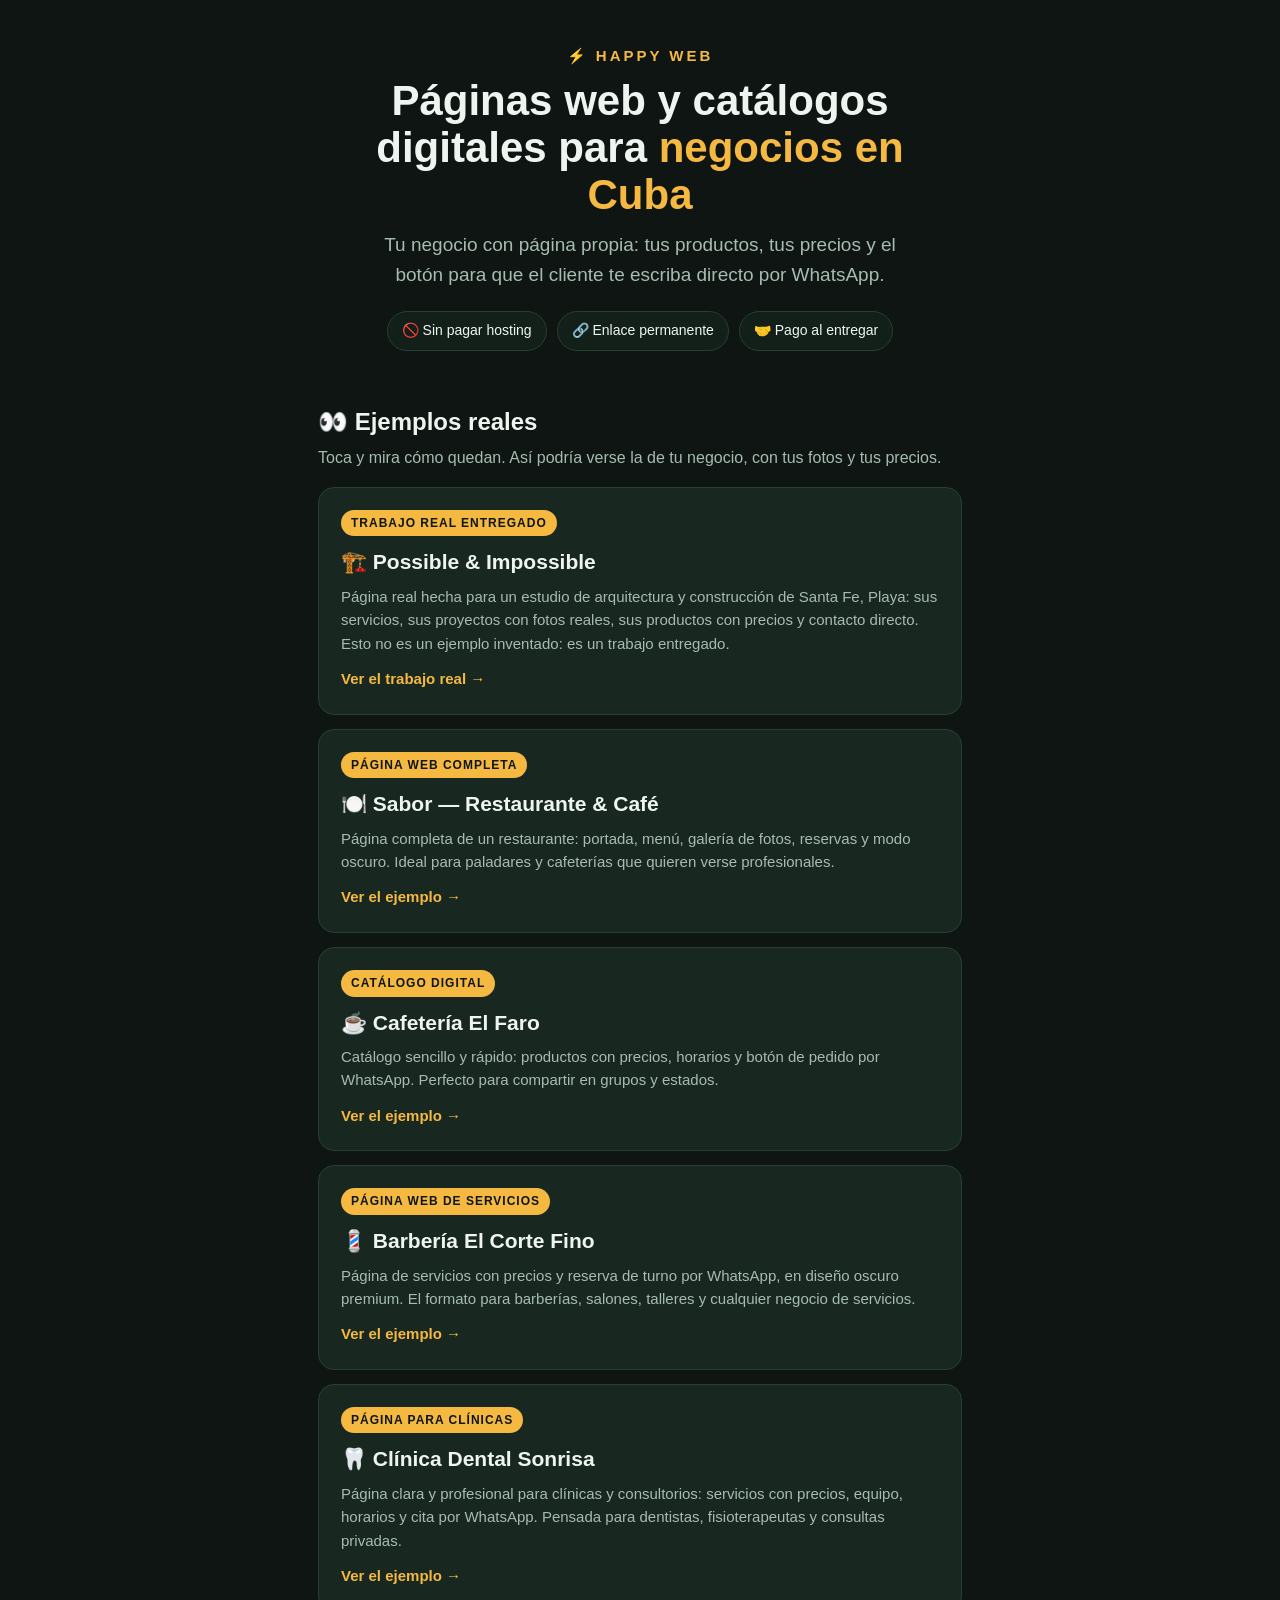
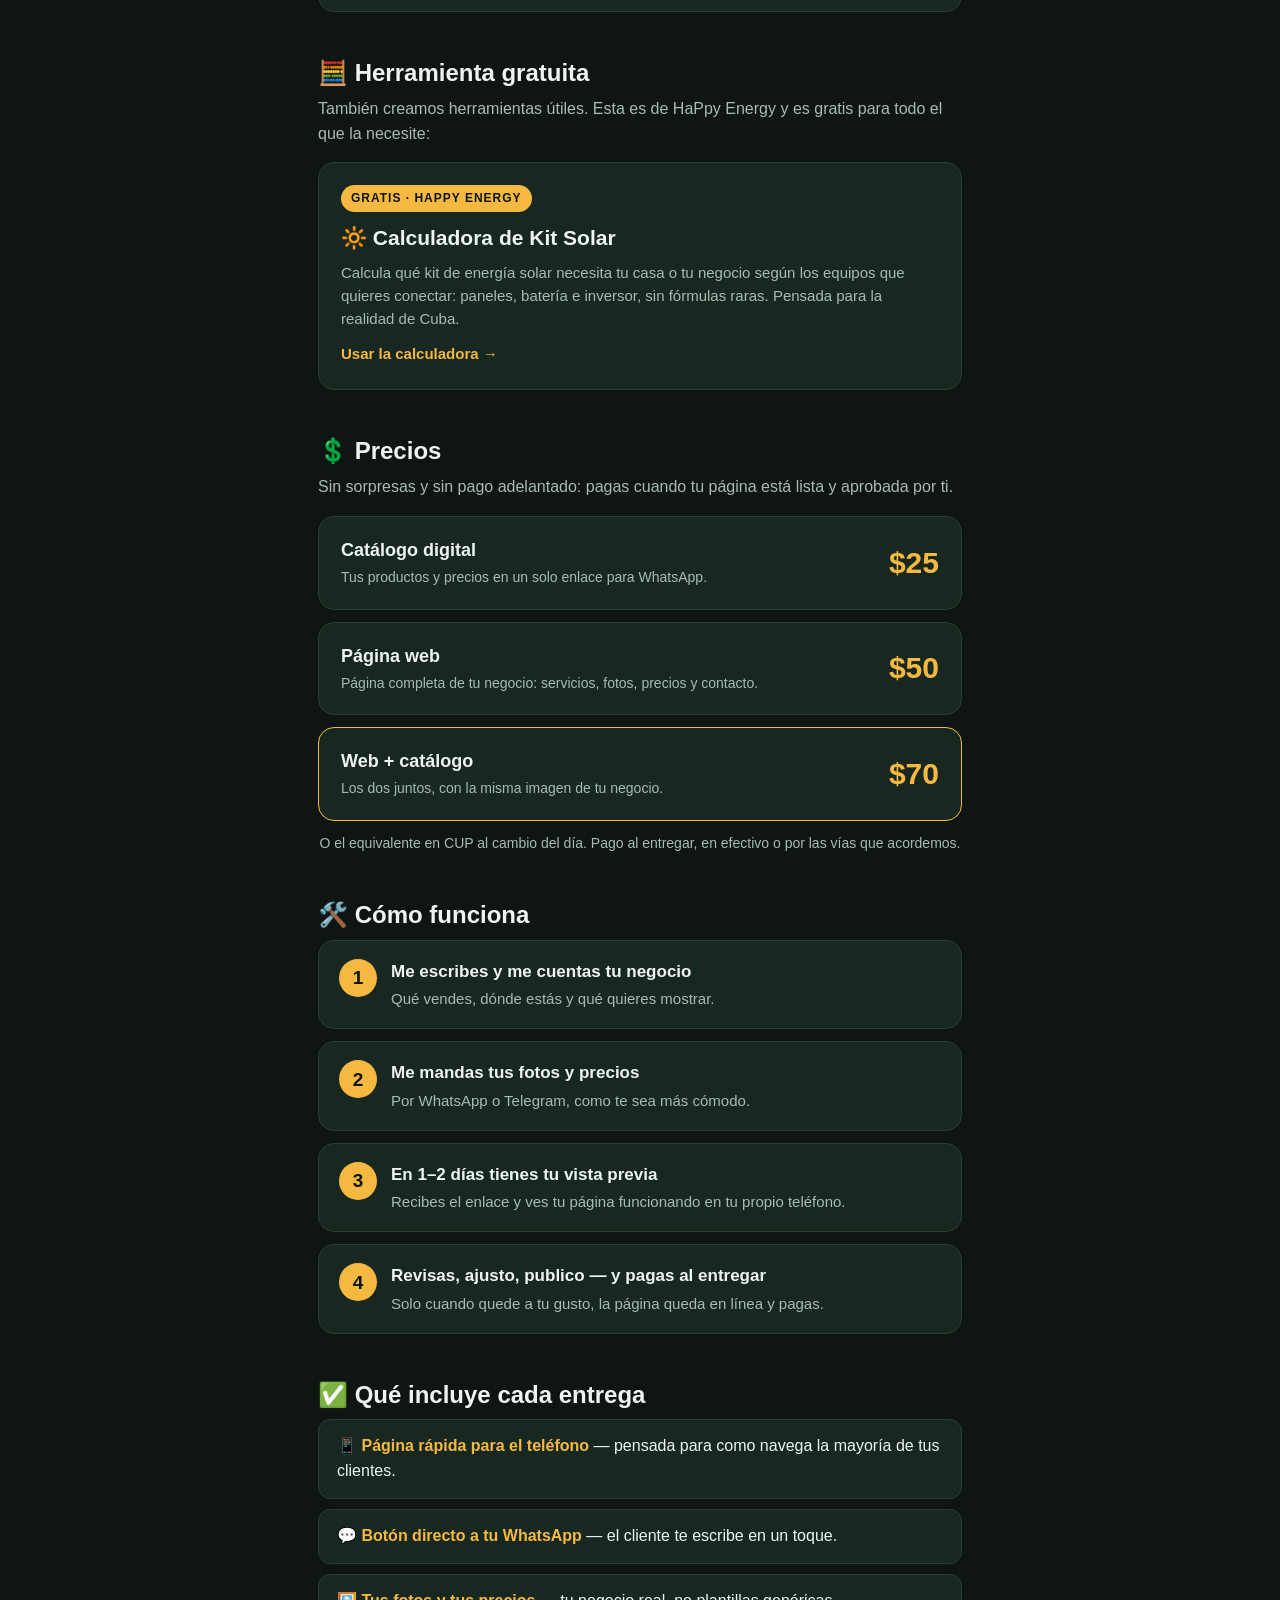
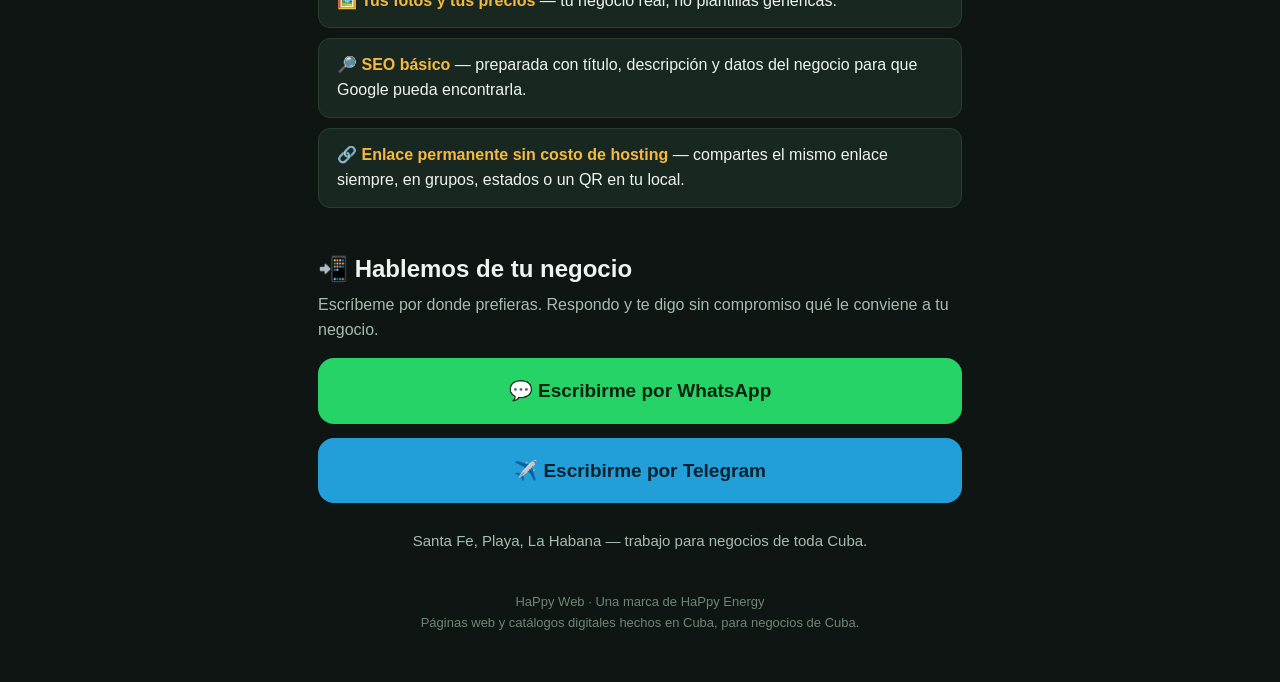
<file: index.html>
<!DOCTYPE html>
<html lang="es">
<head>
<meta charset="UTF-8">
<meta name="viewport" content="width=device-width, initial-scale=1.0">
<title>HaPpy Web — Páginas web y catálogos digitales para negocios en Cuba</title>
<meta name="description" content="HaPpy Web: páginas web y catálogos digitales para mipymes, paladares, cafeterías y barberías en Cuba. Sin pagar hosting, enlace permanente y pago al entregar. Catálogo $25 · Web $50 · Ambos $70.">
<meta property="og:title" content="HaPpy Web — Páginas web y catálogos digitales para negocios en Cuba">
<meta property="og:description" content="Tu negocio con página propia: tus fotos, tus precios y botón directo a tu WhatsApp. Sin costo de hosting. Pago al entregar.">
<meta property="og:type" content="website">
<meta property="og:locale" content="es_ES">
<script type="application/ld+json">
{"@context":"https://schema.org","@type":"ProfessionalService","name":"HaPpy Web","description":"Páginas web y catálogos digitales para negocios en Cuba, sin costo de hosting y con pago al entregar.","areaServed":"CU","priceRange":"$25 - $70","telephone":"+53 53332747"}
</script>
<style>
  * { margin:0; padding:0; box-sizing:border-box; }
  :root{
    --bg:#0e1512; --bg2:#13201a; --card:#182820; --card-line:#26402f;
    --ink:#eef5f0; --muted:#a7bcb0; --accent:#f5b942; --accent2:#25d366;
  }
  body { font-family:-apple-system,'Segoe UI',Roboto,Arial,sans-serif; background:var(--bg); color:var(--ink); line-height:1.55; }
  .wrap { max-width:680px; margin:0 auto; padding:0 18px 48px; }
  header { text-align:center; padding:44px 10px 10px; }
  .logo { font-size:15px; letter-spacing:3px; text-transform:uppercase; color:var(--accent); font-weight:700; }
  header h1 { font-size:42px; line-height:1.12; margin:10px 0 12px; }
  header h1 .hl { color:var(--accent); }
  header p.sub { font-size:19px; color:var(--muted); max-width:520px; margin:0 auto; }
  .badges { display:flex; justify-content:center; gap:10px; flex-wrap:wrap; margin-top:22px; }
  .badges span { background:var(--bg2); border:1px solid var(--card-line); color:var(--ink); font-size:14px; padding:8px 14px; border-radius:999px; }
  h2 { font-size:24px; margin:42px 0 6px; }
  .lead { color:var(--muted); font-size:16px; margin-bottom:16px; }
  .card { display:block; text-decoration:none; color:var(--ink); background:var(--card); border:1px solid var(--card-line); border-radius:16px; padding:22px; margin-bottom:14px; }
  .card:active { transform:scale(.99); }
  .card .tag { display:inline-block; font-size:12px; font-weight:700; letter-spacing:1px; text-transform:uppercase; color:#0e1512; background:var(--accent); padding:4px 10px; border-radius:999px; margin-bottom:10px; }
  .card h3 { font-size:21px; margin-bottom:6px; }
  .card p { color:var(--muted); font-size:15px; }
  .card .go { display:inline-block; margin-top:12px; color:var(--accent); font-weight:700; font-size:15px; }
  .prices { display:grid; gap:12px; }
  .price { background:var(--card); border:1px solid var(--card-line); border-radius:16px; padding:20px 22px; display:flex; justify-content:space-between; align-items:center; gap:14px; }
  .price.best { border-color:var(--accent); }
  .price .name { font-size:18px; font-weight:700; }
  .price .desc { color:var(--muted); font-size:14px; margin-top:2px; }
  .price .amount { font-size:30px; font-weight:800; color:var(--accent); white-space:nowrap; }
  .note { color:var(--muted); font-size:14px; margin-top:12px; text-align:center; }
  .steps { display:grid; gap:12px; }
  .step { display:flex; gap:14px; background:var(--card); border:1px solid var(--card-line); border-radius:16px; padding:18px 20px; }
  .step .num { flex:0 0 auto; width:38px; height:38px; border-radius:50%; background:var(--accent); color:#0e1512; font-weight:800; font-size:19px; display:flex; align-items:center; justify-content:center; }
  .step h3 { font-size:17px; margin-bottom:2px; }
  .step p { color:var(--muted); font-size:15px; }
  ul.includes { list-style:none; display:grid; gap:10px; }
  ul.includes li { background:var(--card); border:1px solid var(--card-line); border-radius:12px; padding:14px 18px; font-size:16px; }
  ul.includes li b { color:var(--accent); }
  .cta { display:block; text-align:center; text-decoration:none; font-weight:800; font-size:19px; padding:18px; border-radius:16px; margin-top:14px; }
  .cta.wa { background:var(--accent2); color:#07240f; }
  .cta.tg { background:#229ed9; color:#06222f; }
  .contact-note { text-align:center; color:var(--muted); font-size:15px; margin-top:26px; }
  footer { text-align:center; color:#6f8577; font-size:13px; margin-top:40px; line-height:1.6; }
</style>
</head>
<body>
<div class="wrap">

  <header>
    <div class="logo">⚡ HaPpy Web</div>
    <h1>Páginas web y catálogos digitales para <span class="hl">negocios en Cuba</span></h1>
    <p class="sub">Tu negocio con página propia: tus productos, tus precios y el botón para que el cliente te escriba directo por WhatsApp.</p>
    <div class="badges">
      <span>🚫 Sin pagar hosting</span>
      <span>🔗 Enlace permanente</span>
      <span>🤝 Pago al entregar</span>
    </div>
  </header>

  <h2>👀 Ejemplos reales</h2>
  <p class="lead">Toca y mira cómo quedan. Así podría verse la de tu negocio, con tus fotos y tus precios.</p>

  <a class="card" href="https://hiosvany83.github.io/possible-impossible/">
    <span class="tag">Trabajo real entregado</span>
    <h3>🏗️ Possible &amp; Impossible</h3>
    <p>Página real hecha para un estudio de arquitectura y construcción de Santa Fe, Playa: sus servicios, sus proyectos con fotos reales, sus productos con precios y contacto directo. Esto no es un ejemplo inventado: es un trabajo entregado.</p>
    <span class="go">Ver el trabajo real →</span>
  </a>

  <a class="card" href="https://hiosvany83.github.io/sabor-demo/">
    <span class="tag">Página web completa</span>
    <h3>🍽️ Sabor — Restaurante &amp; Café</h3>
    <p>Página completa de un restaurante: portada, menú, galería de fotos, reservas y modo oscuro. Ideal para paladares y cafeterías que quieren verse profesionales.</p>
    <span class="go">Ver el ejemplo →</span>
  </a>

  <a class="card" href="https://hiosvany83.github.io/catalogo-demo/">
    <span class="tag">Catálogo digital</span>
    <h3>☕ Cafetería El Faro</h3>
    <p>Catálogo sencillo y rápido: productos con precios, horarios y botón de pedido por WhatsApp. Perfecto para compartir en grupos y estados.</p>
    <span class="go">Ver el ejemplo →</span>
  </a>

  <a class="card" href="https://hiosvany83.github.io/barberia-demo/">
    <span class="tag">Página web de servicios</span>
    <h3>💈 Barbería El Corte Fino</h3>
    <p>Página de servicios con precios y reserva de turno por WhatsApp, en diseño oscuro premium. El formato para barberías, salones, talleres y cualquier negocio de servicios.</p>
    <span class="go">Ver el ejemplo →</span>
  </a>

  <a class="card" href="https://hiosvany83.github.io/clinica-demo/">
    <span class="tag">Página para clínicas</span>
    <h3>🦷 Clínica Dental Sonrisa</h3>
    <p>Página clara y profesional para clínicas y consultorios: servicios con precios, equipo, horarios y cita por WhatsApp. Pensada para dentistas, fisioterapeutas y consultas privadas.</p>
    <span class="go">Ver el ejemplo →</span>
  </a>


  <h2>🧮 Herramienta gratuita</h2>
  <p class="lead">También creamos herramientas útiles. Esta es de HaPpy Energy y es gratis para todo el que la necesite:</p>

  <a class="card" href="https://hiosvany83.github.io/calculadora-solar/">
    <span class="tag">Gratis · HaPpy Energy</span>
    <h3>🔆 Calculadora de Kit Solar</h3>
    <p>Calcula qué kit de energía solar necesita tu casa o tu negocio según los equipos que quieres conectar: paneles, batería e inversor, sin fórmulas raras. Pensada para la realidad de Cuba.</p>
    <span class="go">Usar la calculadora →</span>
  </a>

  <h2>💲 Precios</h2>
  <p class="lead">Sin sorpresas y sin pago adelantado: pagas cuando tu página está lista y aprobada por ti.</p>
  <div class="prices">
    <div class="price">
      <div><div class="name">Catálogo digital</div><div class="desc">Tus productos y precios en un solo enlace para WhatsApp.</div></div>
      <div class="amount">$25</div>
    </div>
    <div class="price">
      <div><div class="name">Página web</div><div class="desc">Página completa de tu negocio: servicios, fotos, precios y contacto.</div></div>
      <div class="amount">$50</div>
    </div>
    <div class="price best">
      <div><div class="name">Web + catálogo</div><div class="desc">Los dos juntos, con la misma imagen de tu negocio.</div></div>
      <div class="amount">$70</div>
    </div>
  </div>
  <p class="note">O el equivalente en CUP al cambio del día. Pago al entregar, en efectivo o por las vías que acordemos.</p>

  <h2>🛠️ Cómo funciona</h2>
  <div class="steps">
    <div class="step"><div class="num">1</div><div><h3>Me escribes y me cuentas tu negocio</h3><p>Qué vendes, dónde estás y qué quieres mostrar.</p></div></div>
    <div class="step"><div class="num">2</div><div><h3>Me mandas tus fotos y precios</h3><p>Por WhatsApp o Telegram, como te sea más cómodo.</p></div></div>
    <div class="step"><div class="num">3</div><div><h3>En 1–2 días tienes tu vista previa</h3><p>Recibes el enlace y ves tu página funcionando en tu propio teléfono.</p></div></div>
    <div class="step"><div class="num">4</div><div><h3>Revisas, ajusto, publico — y pagas al entregar</h3><p>Solo cuando quede a tu gusto, la página queda en línea y pagas.</p></div></div>
  </div>

  <h2>✅ Qué incluye cada entrega</h2>
  <ul class="includes">
    <li>📱 <b>Página rápida para el teléfono</b> — pensada para como navega la mayoría de tus clientes.</li>
    <li>💬 <b>Botón directo a tu WhatsApp</b> — el cliente te escribe en un toque.</li>
    <li>🖼️ <b>Tus fotos y tus precios</b> — tu negocio real, no plantillas genéricas.</li>
    <li>🔎 <b>SEO básico</b> — preparada con título, descripción y datos del negocio para que Google pueda encontrarla.</li>
    <li>🔗 <b>Enlace permanente sin costo de hosting</b> — compartes el mismo enlace siempre, en grupos, estados o un QR en tu local.</li>
  </ul>

  <h2>📲 Hablemos de tu negocio</h2>
  <p class="lead">Escríbeme por donde prefieras. Respondo y te digo sin compromiso qué le conviene a tu negocio.</p>
  <a class="cta wa" href="https://wa.me/5353332747">💬 Escribirme por WhatsApp</a>
  <a class="cta tg" href="https://t.me/MrGomez83">✈️ Escribirme por Telegram</a>
  <p class="contact-note">Santa Fe, Playa, La Habana — trabajo para negocios de toda Cuba.</p>

  <footer>
    HaPpy Web · Una marca de HaPpy Energy<br>
    Páginas web y catálogos digitales hechos en Cuba, para negocios de Cuba.
  </footer>

</div>
</body>
</html>
</file>
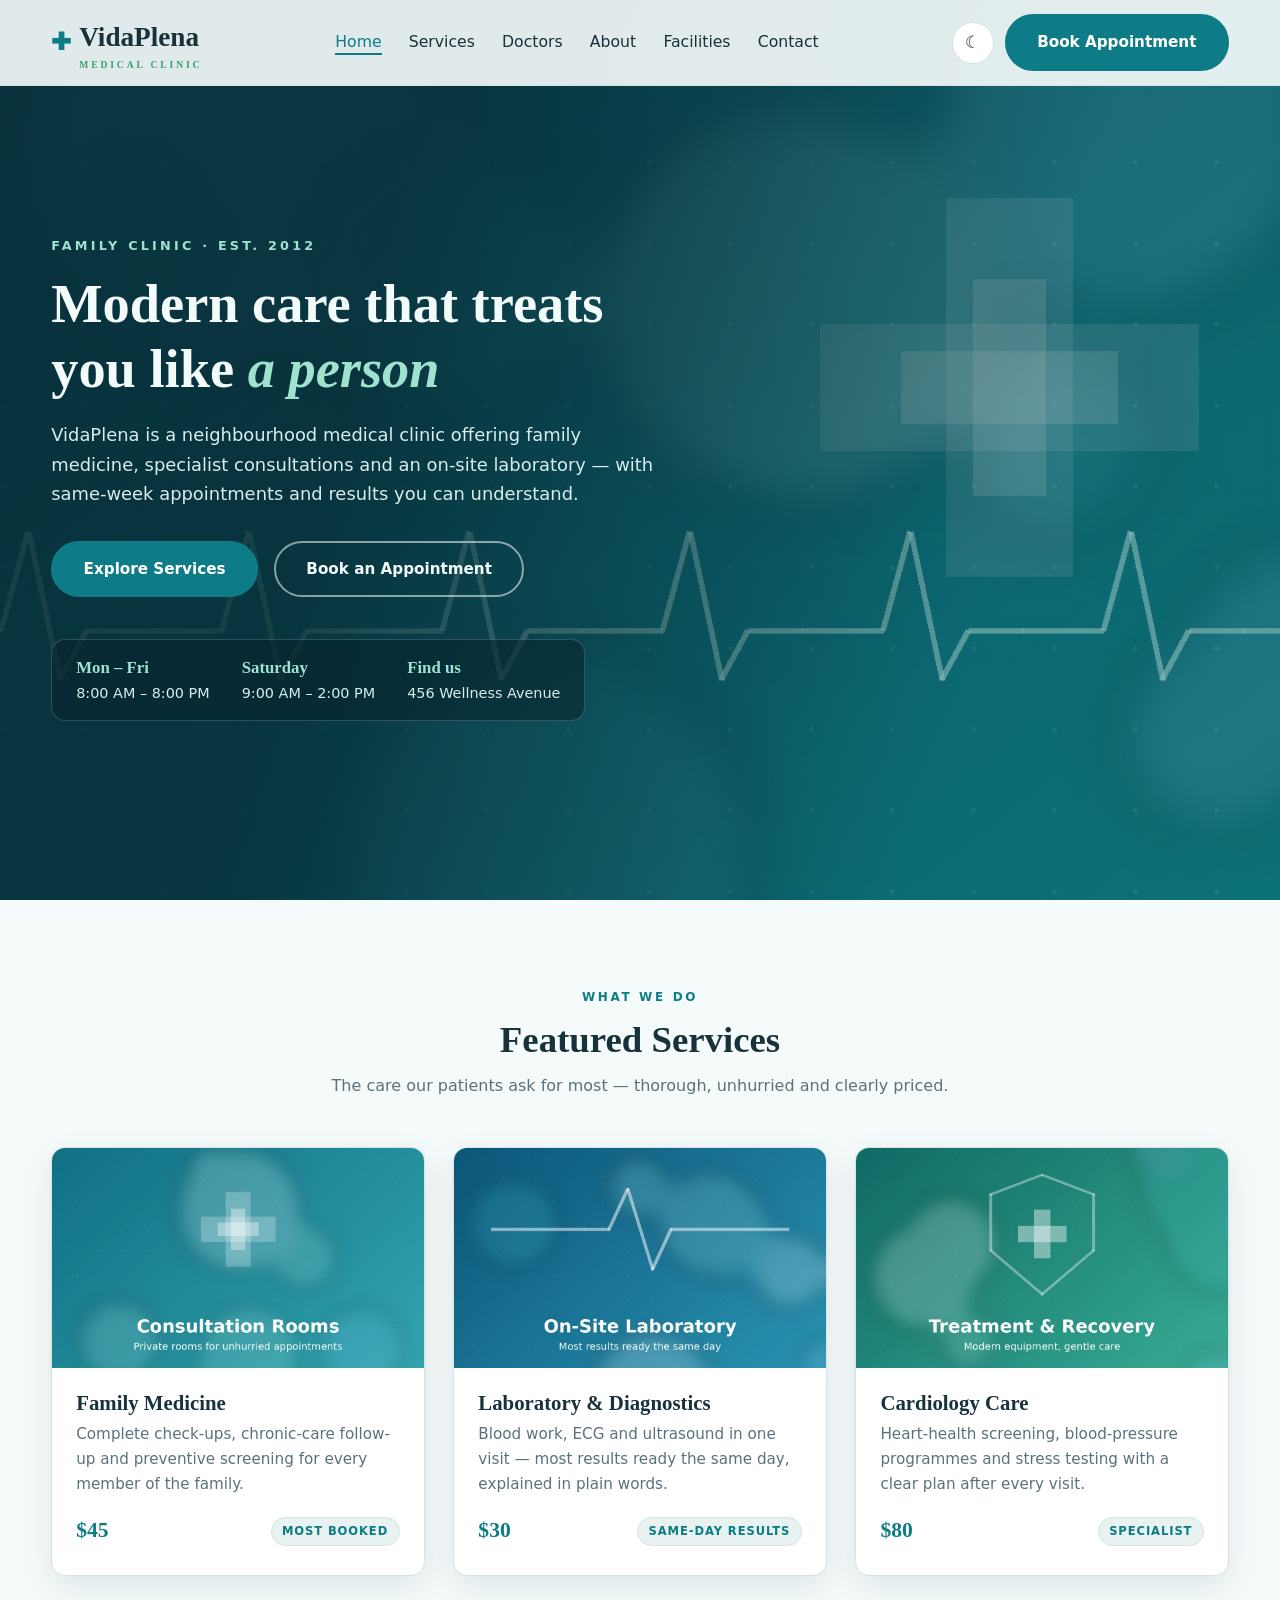
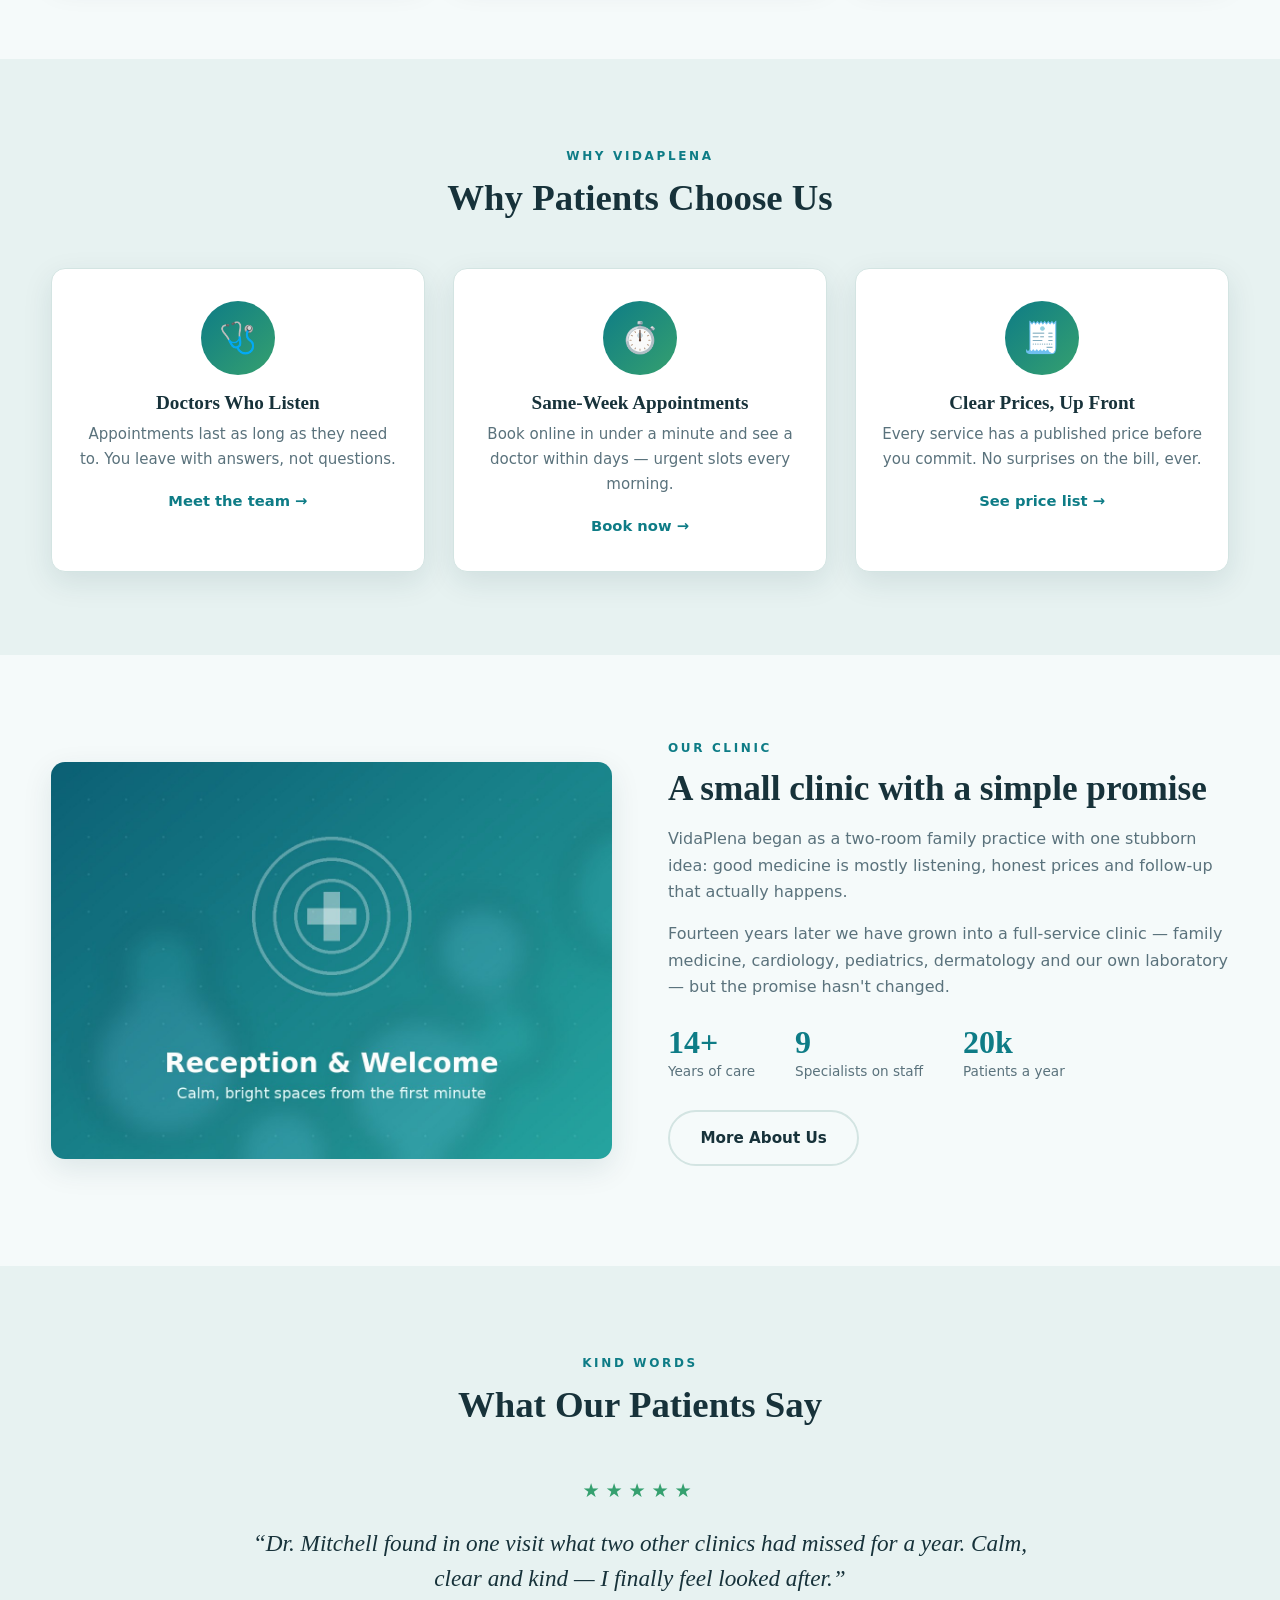
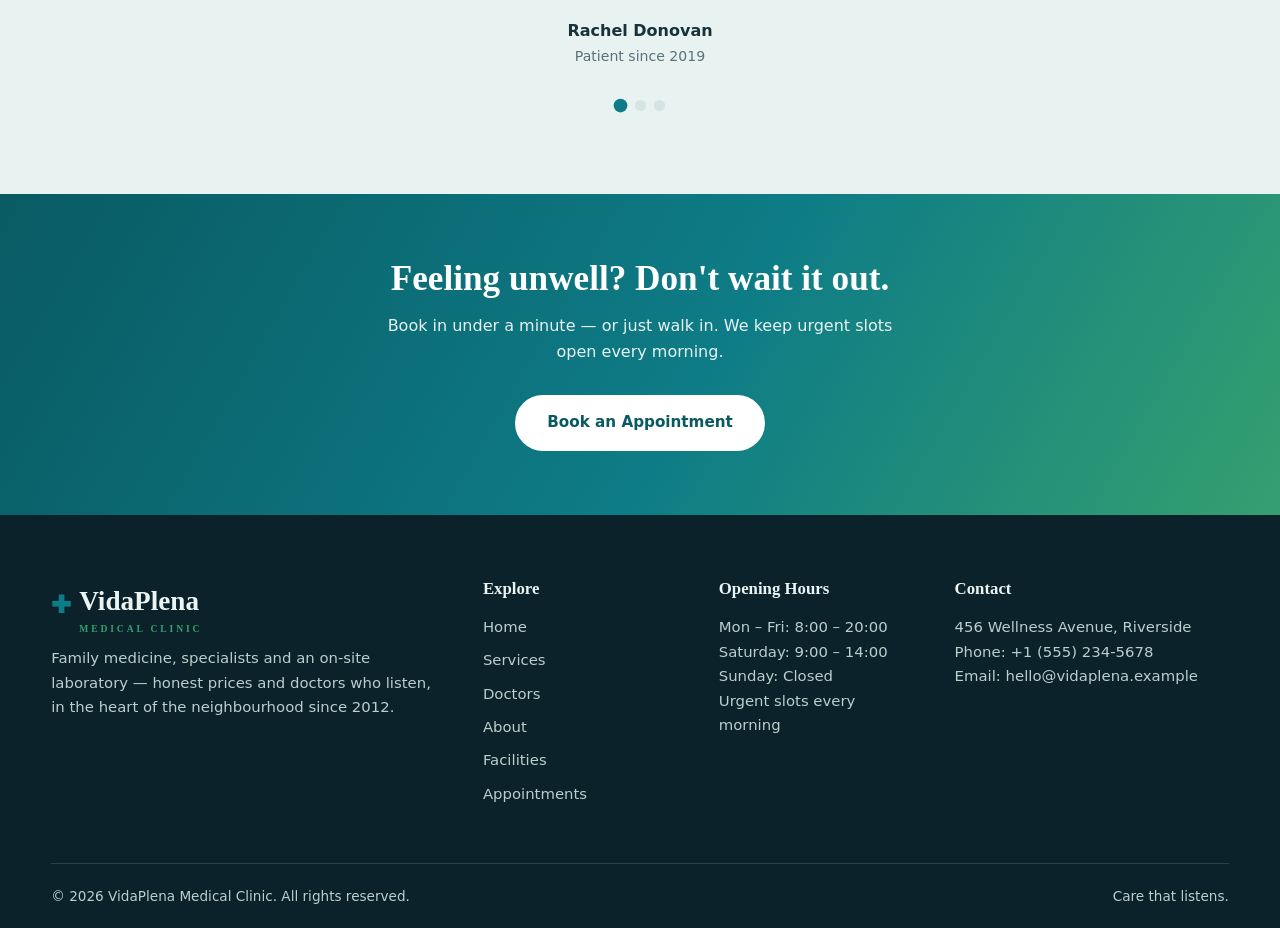
<file: clinica-template/index.html>
<!DOCTYPE html>
<html lang="en" data-theme="light">
<head>
  <meta charset="UTF-8">
  <meta name="viewport" content="width=device-width, initial-scale=1.0">
  <title>VidaPlena — Medical Clinic | Home</title>
  <meta name="description" content="VidaPlena is a clean medical clinic template: family medicine, cardiology, pediatrics, on-site lab and easy online appointment booking.">
  <!-- VidaPlena Template: styles -->
  <link rel="stylesheet" href="css/style.css">
  <link rel="stylesheet" href="css/responsive.css">
</head>
<body>

  <!-- ================= Header ================= -->
  <header class="site-header">
    <div class="container header-inner">
      <a class="logo" href="index.html">
        <span class="logo-mark">✚</span>
        <span>VidaPlena<small>Medical Clinic</small></span>
      </a>
      <nav class="main-nav" aria-label="Main navigation">
        <ul>
          <li><a href="index.html" class="active">Home</a></li>
          <li><a href="services.html">Services</a></li>
          <li><a href="doctors.html">Doctors</a></li>
          <li><a href="about.html">About</a></li>
          <li><a href="facilities.html">Facilities</a></li>
          <li><a href="appointment.html">Contact</a></li>
        </ul>
      </nav>
      <div class="header-actions">
        <button class="theme-toggle" type="button" aria-label="Switch to dark mode">☾</button>
        <a class="btn btn-primary" href="appointment.html">Book Appointment</a>
        <button class="nav-toggle" type="button" aria-label="Toggle navigation" aria-expanded="false">☰</button>
      </div>
    </div>
  </header>

  <!-- ================= Hero ================= -->
  <section class="hero">
    <div class="container">
      <div class="hero-content">
        <span class="eyebrow">Family clinic · Est. 2012</span>
        <h1>Modern care that treats you like <em>a person</em></h1>
        <p>VidaPlena is a neighbourhood medical clinic offering family medicine, specialist consultations and an on-site laboratory — with same-week appointments and results you can understand.</p>
        <div class="hero-buttons">
          <a class="btn btn-primary" href="services.html">Explore Services</a>
          <a class="btn btn-outline" href="appointment.html">Book an Appointment</a>
        </div>
        <div class="hero-badge">
          <div><strong>Mon – Fri</strong>8:00 AM – 8:00 PM</div>
          <div><strong>Saturday</strong>9:00 AM – 2:00 PM</div>
          <div><strong>Find us</strong>456 Wellness Avenue</div>
        </div>
      </div>
    </div>
  </section>

  <!-- ================= Featured services ================= -->
  <section class="section">
    <div class="container">
      <div class="section-head reveal">
        <span class="eyebrow">What we do</span>
        <h2>Featured Services</h2>
        <p>The care our patients ask for most — thorough, unhurried and clearly priced.</p>
      </div>
      <div class="cards-grid">
        <!-- Service card: swap the image in assets/img/ with your own photo -->
        <article class="service-card reveal">
          <img src="assets/img/facility-consultation.jpg" alt="Private consultation room at VidaPlena">
          <div class="card-body">
            <h3>Family Medicine</h3>
            <p>Complete check-ups, chronic-care follow-up and preventive screening for every member of the family.</p>
            <div class="card-meta">
              <span class="price">$45</span>
              <span class="tag">Most Booked</span>
            </div>
          </div>
        </article>
        <article class="service-card reveal">
          <img src="assets/img/facility-lab.jpg" alt="On-site laboratory at VidaPlena">
          <div class="card-body">
            <h3>Laboratory &amp; Diagnostics</h3>
            <p>Blood work, ECG and ultrasound in one visit — most results ready the same day, explained in plain words.</p>
            <div class="card-meta">
              <span class="price">$30</span>
              <span class="tag">Same-Day Results</span>
            </div>
          </div>
        </article>
        <article class="service-card reveal">
          <img src="assets/img/facility-treatment.jpg" alt="Treatment and recovery area at VidaPlena">
          <div class="card-body">
            <h3>Cardiology Care</h3>
            <p>Heart-health screening, blood-pressure programmes and stress testing with a clear plan after every visit.</p>
            <div class="card-meta">
              <span class="price">$80</span>
              <span class="tag">Specialist</span>
            </div>
          </div>
        </article>
      </div>
    </div>
  </section>

  <!-- ================= Why choose us ================= -->
  <section class="section alt">
    <div class="container">
      <div class="section-head reveal">
        <span class="eyebrow">Why VidaPlena</span>
        <h2>Why Patients Choose Us</h2>
      </div>
      <div class="cards-grid">
        <div class="icon-card reveal">
          <div class="card-icon">🩺</div>
          <h3>Doctors Who Listen</h3>
          <p>Appointments last as long as they need to. You leave with answers, not questions.</p>
          <a class="card-link" href="doctors.html">Meet the team →</a>
        </div>
        <div class="icon-card reveal">
          <div class="card-icon">⏱️</div>
          <h3>Same-Week Appointments</h3>
          <p>Book online in under a minute and see a doctor within days — urgent slots every morning.</p>
          <a class="card-link" href="appointment.html">Book now →</a>
        </div>
        <div class="icon-card reveal">
          <div class="card-icon">🧾</div>
          <h3>Clear Prices, Up Front</h3>
          <p>Every service has a published price before you commit. No surprises on the bill, ever.</p>
          <a class="card-link" href="services.html">See price list →</a>
        </div>
      </div>
    </div>
  </section>

  <!-- ================= About preview ================= -->
  <section class="section">
    <div class="container split">
      <div class="reveal">
        <img class="rounded" src="assets/img/facility-reception.jpg" alt="The bright reception area at VidaPlena">
      </div>
      <div class="reveal">
        <span class="eyebrow">Our clinic</span>
        <h2>A small clinic with a simple promise</h2>
        <p>VidaPlena began as a two-room family practice with one stubborn idea: good medicine is mostly listening, honest prices and follow-up that actually happens.</p>
        <p>Fourteen years later we have grown into a full-service clinic — family medicine, cardiology, pediatrics, dermatology and our own laboratory — but the promise hasn't changed.</p>
        <div class="stats">
          <div class="stat"><strong>14+</strong><span>Years of care</span></div>
          <div class="stat"><strong>9</strong><span>Specialists on staff</span></div>
          <div class="stat"><strong>20k</strong><span>Patients a year</span></div>
        </div>
        <p style="margin-top:1.6rem;"><a class="btn btn-outline" href="about.html">More About Us</a></p>
      </div>
    </div>
  </section>

  <!-- ================= Testimonials ================= -->
  <section class="section alt">
    <div class="container">
      <div class="section-head reveal">
        <span class="eyebrow">Kind words</span>
        <h2>What Our Patients Say</h2>
      </div>
      <div class="testimonials reveal">
        <div class="testimonial-slide active">
          <div class="stars">★★★★★</div>
          <blockquote>“Dr. Mitchell found in one visit what two other clinics had missed for a year. Calm, clear and kind — I finally feel looked after.”</blockquote>
          <div class="author">Rachel Donovan</div>
          <div class="author-role">Patient since 2019</div>
        </div>
        <div class="testimonial-slide">
          <div class="stars">★★★★★</div>
          <blockquote>“Booked at breakfast, seen before lunch, lab results by dinner. And the price on the website was the price on my bill, to the cent.”</blockquote>
          <div class="author">Tomás Herrera</div>
          <div class="author-role">Cardiology patient</div>
        </div>
        <div class="testimonial-slide">
          <div class="stars">★★★★★</div>
          <blockquote>“They are wonderful with my daughter. The pediatrician gets down to her level, explains everything, and never rushes us out the door.”</blockquote>
          <div class="author">Priya Nair</div>
          <div class="author-role">Pediatrics parent</div>
        </div>
        <div class="slider-dots" aria-label="Testimonial navigation"></div>
      </div>
    </div>
  </section>

  <!-- ================= CTA band ================= -->
  <section class="cta-band">
    <div class="container reveal">
      <h2>Feeling unwell? Don't wait it out.</h2>
      <p>Book in under a minute — or just walk in. We keep urgent slots open every morning.</p>
      <a class="btn" href="appointment.html">Book an Appointment</a>
    </div>
  </section>

  <!-- ================= Footer ================= -->
  <footer class="site-footer">
    <div class="container">
      <div class="footer-grid">
        <div>
          <a class="logo" href="index.html">
            <span class="logo-mark">✚</span>
            <span>VidaPlena<small>Medical Clinic</small></span>
          </a>
          <p>Family medicine, specialists and an on-site laboratory — honest prices and doctors who listen, in the heart of the neighbourhood since 2012.</p>
        </div>
        <div>
          <h4>Explore</h4>
          <ul class="footer-links">
            <li><a href="index.html">Home</a></li>
            <li><a href="services.html">Services</a></li>
            <li><a href="doctors.html">Doctors</a></li>
            <li><a href="about.html">About</a></li>
            <li><a href="facilities.html">Facilities</a></li>
            <li><a href="appointment.html">Appointments</a></li>
          </ul>
        </div>
        <div>
          <h4>Opening Hours</h4>
          <ul>
            <li>Mon – Fri: 8:00 – 20:00</li>
            <li>Saturday: 9:00 – 14:00</li>
            <li>Sunday: Closed</li>
            <li>Urgent slots every morning</li>
          </ul>
        </div>
        <div>
          <h4>Contact</h4>
          <p>456 Wellness Avenue, Riverside<br>
          Phone: +1 (555) 234-5678<br>
          Email: hello@vidaplena.example</p>
        </div>
      </div>
      <div class="footer-bottom">
        <span>© <span class="js-year">2026</span> VidaPlena Medical Clinic. All rights reserved.</span>
        <span>Care that listens.</span>
      </div>
    </div>
  </footer>

  <button class="back-to-top" type="button" aria-label="Back to top">↑</button>

  <!-- VidaPlena Template: scripts -->
  <script src="js/main.js"></script>
</body>
</html>
</file>
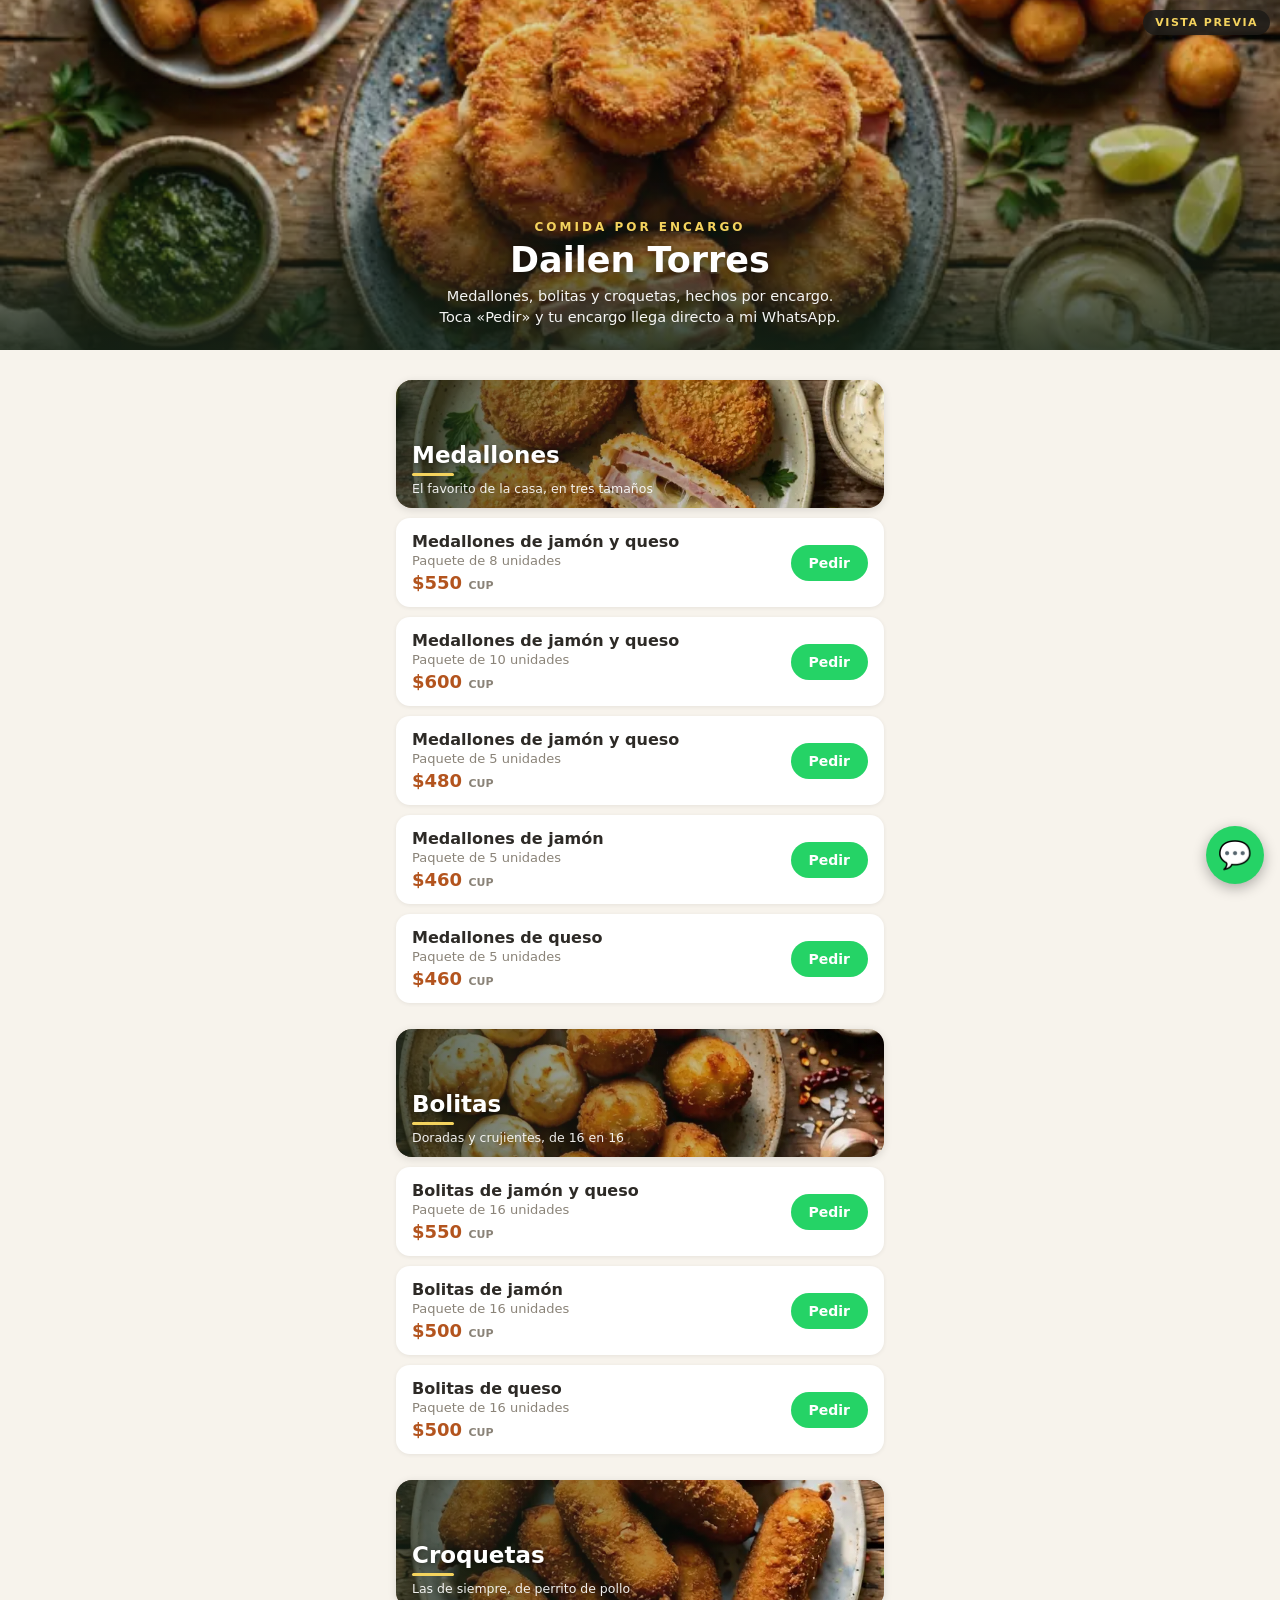
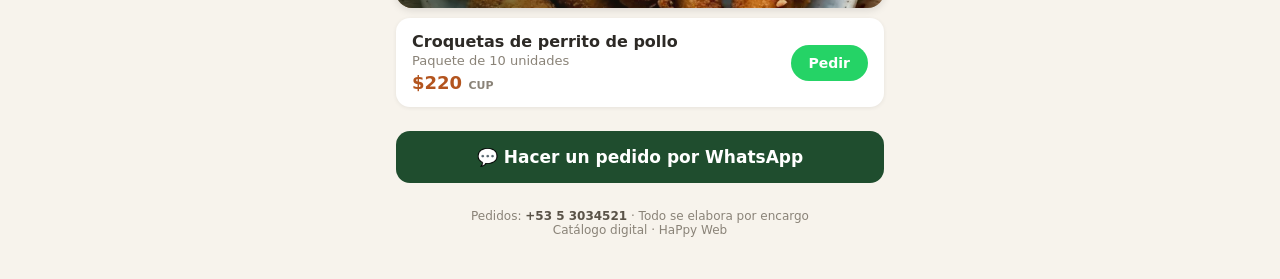
<file: dailen/index.html>
<!DOCTYPE html>
<html lang="es">
<head>
<meta charset="UTF-8">
<meta name="viewport" content="width=device-width, initial-scale=1.0">
<title>Dailen Torres — Comida por encargo</title>
<meta name="description" content="Medallones, bolitas y croquetas por encargo. Pide directo por WhatsApp.">
<style>
  * { margin:0; padding:0; box-sizing:border-box; }
  body { font-family:'Segoe UI', system-ui, -apple-system, sans-serif; background:#f7f3ec; color:#2d2a26; }
  .badge { position:fixed; top:10px; right:10px; background:rgba(30,28,25,.88); color:#f4d35e; font-size:11px; font-weight:700; letter-spacing:1.5px; padding:6px 12px; border-radius:20px; z-index:20; }
  .hero { position:relative; height:350px; overflow:hidden; background:#22301f; }
  .hero img { width:100%; height:100%; object-fit:cover; display:block; }
  .hero .veil { position:absolute; inset:0; background:linear-gradient(180deg, rgba(20,35,22,.15) 38%, rgba(20,35,22,.85) 100%); }
  .hero .txt { position:absolute; left:0; right:0; bottom:0; padding:20px 22px 22px; color:#fff; text-align:center; }
  .hero .kicker { font-size:12px; letter-spacing:3px; text-transform:uppercase; color:#f4d35e; font-weight:700; }
  .hero h1 { font-size:35px; margin:6px 0 6px; text-shadow:0 2px 10px rgba(0,0,0,.45); }
  .hero p { font-size:14.5px; opacity:.95; line-height:1.45; }
  main { max-width:520px; margin:0 auto; padding:4px 16px 96px; }
  .banner { position:relative; height:128px; border-radius:16px; overflow:hidden; margin-top:26px; box-shadow:0 2px 8px rgba(0,0,0,.12); background:#ddd3c0; }
  .banner img { width:100%; height:100%; object-fit:cover; display:block; }
  .banner .bveil { position:absolute; inset:0; background:linear-gradient(90deg, rgba(20,35,22,.72) 0%, rgba(20,35,22,.25) 60%, rgba(20,35,22,0) 100%); }
  .banner .btxt { position:absolute; left:16px; bottom:12px; color:#fff; }
  .banner h2 { font-size:23px; text-shadow:0 1px 6px rgba(0,0,0,.5); }
  .banner h2::after { content:""; display:block; height:3px; width:42px; background:#f4d35e; border-radius:2px; margin-top:5px; }
  .banner p { font-size:12.5px; opacity:.92; margin-top:5px; }
  .card { background:#fff; border-radius:14px; padding:14px 16px; margin-top:10px; display:flex; align-items:center; justify-content:space-between; gap:12px; box-shadow:0 1px 4px rgba(0,0,0,.07); }
  .name { font-weight:700; font-size:16px; }
  .pres { font-size:13px; color:#8a8378; margin-top:2px; }
  .price { font-size:18px; font-weight:800; color:#b3541e; margin-top:4px; }
  .price span { font-size:11px; font-weight:600; color:#8a8378; }
  .btn { background:#25d366; color:#fff; text-decoration:none; font-weight:700; font-size:14px; padding:10px 18px; border-radius:24px; white-space:nowrap; }
  .cta { display:block; background:#1f4d2e; color:#fff; text-align:center; text-decoration:none; font-weight:700; font-size:17px; padding:16px; border-radius:14px; margin-top:24px; }
  .wa-float { position:fixed; right:16px; bottom:16px; width:58px; height:58px; border-radius:50%; background:#25d366; color:#fff; font-size:27px; display:flex; align-items:center; justify-content:center; text-decoration:none; box-shadow:0 4px 14px rgba(0,0,0,.30); z-index:15; }
  footer { text-align:center; font-size:12px; color:#8a8378; padding:0 20px 26px; margin-top:-70px; }
  footer b { color:#5a5348; }
</style>
</head>
<body>
<div class="badge">VISTA PREVIA</div>
<div class="hero">
  <img src="[data-uri]" alt="Comida casera por encargo">
  <div class="veil"></div>
  <div class="txt">
    <div class="kicker">Comida por encargo</div>
    <h1>Dailen Torres</h1>
    <p>Medallones, bolitas y croquetas, hechos por encargo.<br>Toca «Pedir» y tu encargo llega directo a mi WhatsApp.</p>
  </div>
</div>
<main>

    <div class="banner"><img id="img-med" alt="Medallones"><div class="bveil"></div>
      <div class="btxt"><h2>Medallones</h2><p>El favorito de la casa, en tres tamaños</p></div>
    </div>
        <div class="card">
          <div class="info">
            <div class="name">Medallones de jamón y queso</div>
            <div class="pres">Paquete de 8 unidades</div>
            <div class="price">$550 <span>CUP</span></div>
          </div>
          <a class="btn" href="https://wa.me/5353034521?text=Hola%20Dailen%2C%20quiero%20encargar%3A%20Medallones%20de%20jam%C3%B3n%20y%20queso%20%28paquete%20de%208%20unidades%29%20-%20%24550">Pedir</a>
        </div>
        <div class="card">
          <div class="info">
            <div class="name">Medallones de jamón y queso</div>
            <div class="pres">Paquete de 10 unidades</div>
            <div class="price">$600 <span>CUP</span></div>
          </div>
          <a class="btn" href="https://wa.me/5353034521?text=Hola%20Dailen%2C%20quiero%20encargar%3A%20Medallones%20de%20jam%C3%B3n%20y%20queso%20%28paquete%20de%2010%20unidades%29%20-%20%24600">Pedir</a>
        </div>
        <div class="card">
          <div class="info">
            <div class="name">Medallones de jamón y queso</div>
            <div class="pres">Paquete de 5 unidades</div>
            <div class="price">$480 <span>CUP</span></div>
          </div>
          <a class="btn" href="https://wa.me/5353034521?text=Hola%20Dailen%2C%20quiero%20encargar%3A%20Medallones%20de%20jam%C3%B3n%20y%20queso%20%28paquete%20de%205%20unidades%29%20-%20%24480">Pedir</a>
        </div>
        <div class="card">
          <div class="info">
            <div class="name">Medallones de jamón</div>
            <div class="pres">Paquete de 5 unidades</div>
            <div class="price">$460 <span>CUP</span></div>
          </div>
          <a class="btn" href="https://wa.me/5353034521?text=Hola%20Dailen%2C%20quiero%20encargar%3A%20Medallones%20de%20jam%C3%B3n%20%28paquete%20de%205%20unidades%29%20-%20%24460">Pedir</a>
        </div>
        <div class="card">
          <div class="info">
            <div class="name">Medallones de queso</div>
            <div class="pres">Paquete de 5 unidades</div>
            <div class="price">$460 <span>CUP</span></div>
          </div>
          <a class="btn" href="https://wa.me/5353034521?text=Hola%20Dailen%2C%20quiero%20encargar%3A%20Medallones%20de%20queso%20%28paquete%20de%205%20unidades%29%20-%20%24460">Pedir</a>
        </div>
    <div class="banner"><img id="img-bol" alt="Bolitas"><div class="bveil"></div>
      <div class="btxt"><h2>Bolitas</h2><p>Doradas y crujientes, de 16 en 16</p></div>
    </div>
        <div class="card">
          <div class="info">
            <div class="name">Bolitas de jamón y queso</div>
            <div class="pres">Paquete de 16 unidades</div>
            <div class="price">$550 <span>CUP</span></div>
          </div>
          <a class="btn" href="https://wa.me/5353034521?text=Hola%20Dailen%2C%20quiero%20encargar%3A%20Bolitas%20de%20jam%C3%B3n%20y%20queso%20%28paquete%20de%2016%20unidades%29%20-%20%24550">Pedir</a>
        </div>
        <div class="card">
          <div class="info">
            <div class="name">Bolitas de jamón</div>
            <div class="pres">Paquete de 16 unidades</div>
            <div class="price">$500 <span>CUP</span></div>
          </div>
          <a class="btn" href="https://wa.me/5353034521?text=Hola%20Dailen%2C%20quiero%20encargar%3A%20Bolitas%20de%20jam%C3%B3n%20%28paquete%20de%2016%20unidades%29%20-%20%24500">Pedir</a>
        </div>
        <div class="card">
          <div class="info">
            <div class="name">Bolitas de queso</div>
            <div class="pres">Paquete de 16 unidades</div>
            <div class="price">$500 <span>CUP</span></div>
          </div>
          <a class="btn" href="https://wa.me/5353034521?text=Hola%20Dailen%2C%20quiero%20encargar%3A%20Bolitas%20de%20queso%20%28paquete%20de%2016%20unidades%29%20-%20%24500">Pedir</a>
        </div>
    <div class="banner"><img id="img-cro" alt="Croquetas"><div class="bveil"></div>
      <div class="btxt"><h2>Croquetas</h2><p>Las de siempre, de perrito de pollo</p></div>
    </div>
        <div class="card">
          <div class="info">
            <div class="name">Croquetas de perrito de pollo</div>
            <div class="pres">Paquete de 10 unidades</div>
            <div class="price">$220 <span>CUP</span></div>
          </div>
          <a class="btn" href="https://wa.me/5353034521?text=Hola%20Dailen%2C%20quiero%20encargar%3A%20Croquetas%20de%20perrito%20de%20pollo%20%28paquete%20de%2010%20unidades%29%20-%20%24220">Pedir</a>
        </div>
  <a class="cta" href="https://wa.me/5353034521?text=Hola%20Dailen%2C%20quiero%20hacer%20un%20encargo.">💬 Hacer un pedido por WhatsApp</a>
</main>
<footer>Pedidos: <b>+53 5 3034521</b> · Todo se elabora por encargo<br>Catálogo digital · HaPpy Web</footer>
<a class="wa-float" href="https://wa.me/5353034521?text=Hola%20Dailen%2C%20quiero%20hacer%20un%20encargo." aria-label="Pedir por WhatsApp">💬</a>
<script src="banners.js"></script>
</body>
</html>
</file>
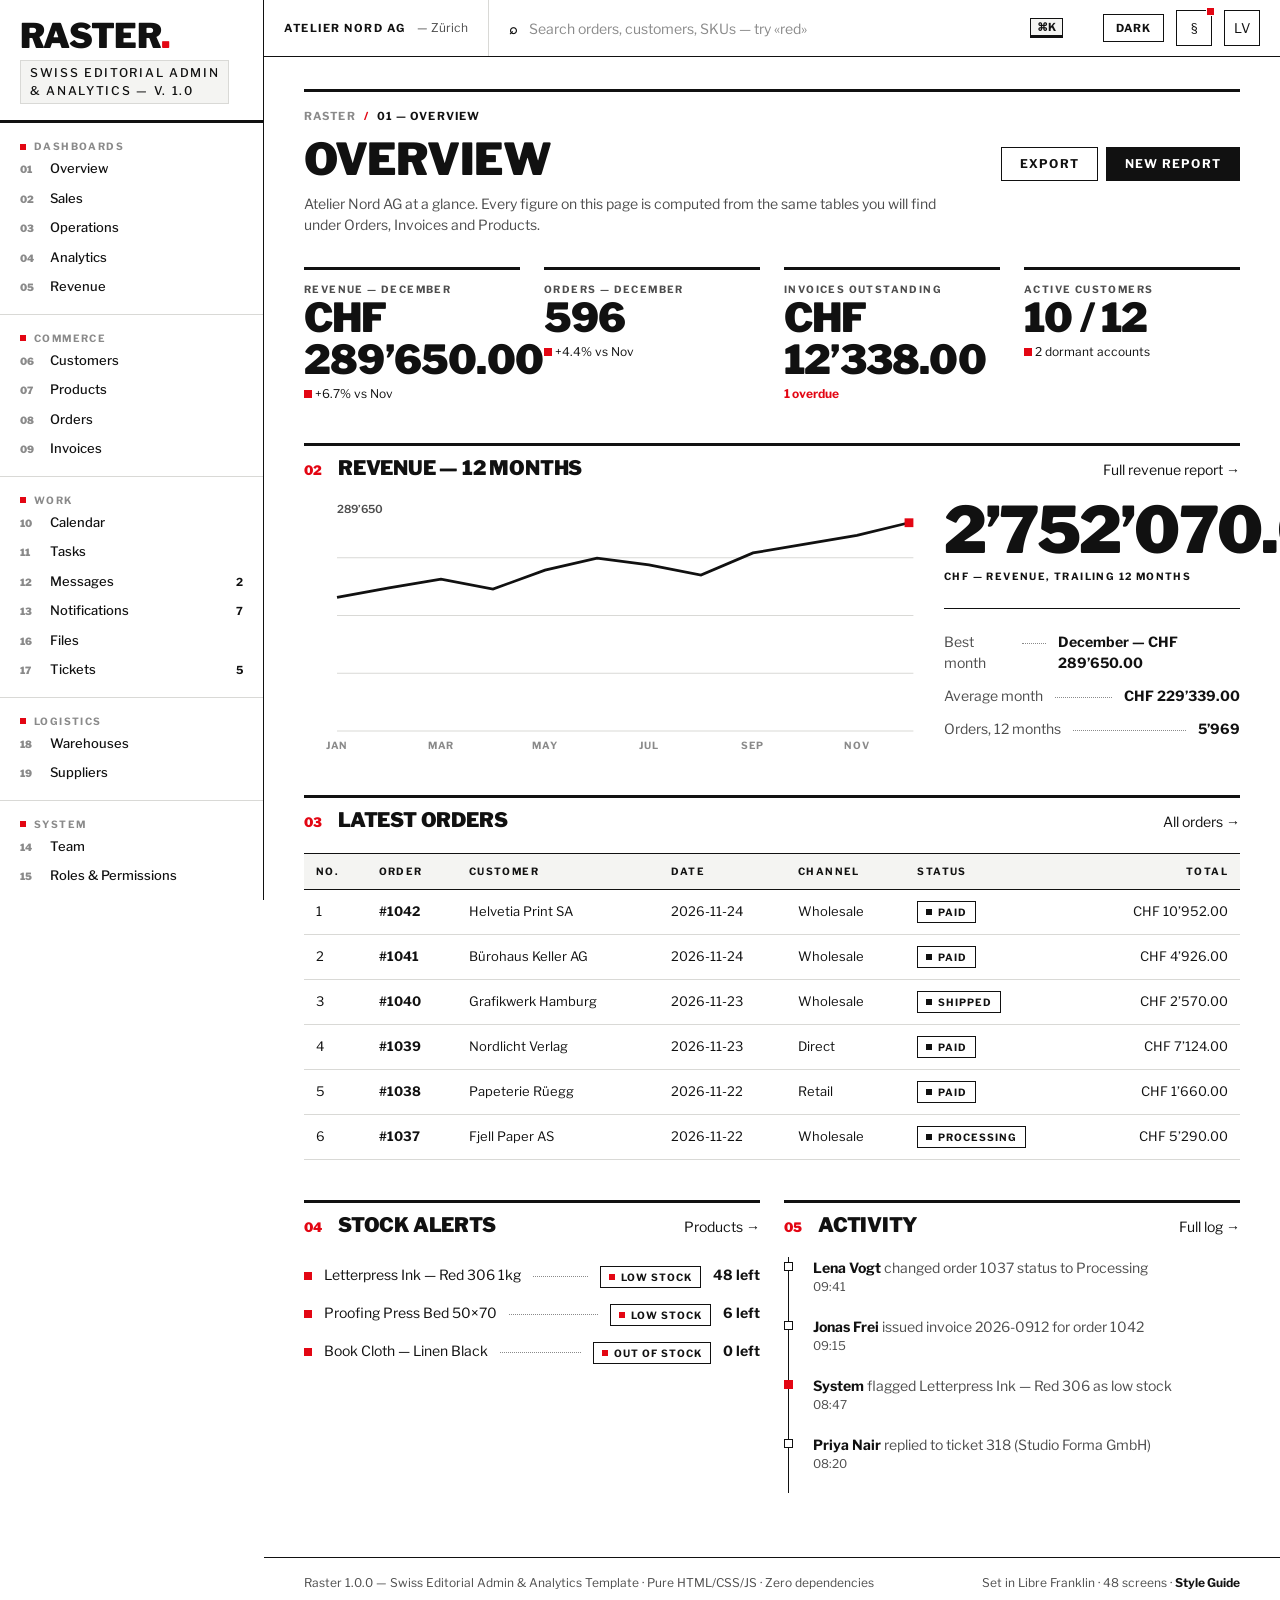
<file: raster-demo/index.html>
<!DOCTYPE html>
<html lang="en" data-theme="light">
<head>
<meta charset="UTF-8">
<meta name="viewport" content="width=device-width, initial-scale=1.0">
<title>Raster — Swiss Editorial Admin & Analytics Template</title>
<meta name="description" content="Raster is a Swiss International Style admin and analytics template. Strict grid, hairline rules, black ink and one red. Pure HTML/CSS/JS, zero dependencies.">
<link rel="icon" href="data:image/svg+xml,%3Csvg xmlns='http://www.w3.org/2000/svg' viewBox='0 0 16 16'%3E%3Crect width='16' height='16' fill='%23e30613'/%3E%3C/svg%3E">
<link rel="stylesheet" href="css/tokens.css">
<link rel="stylesheet" href="css/base.css">
<link rel="stylesheet" href="css/layout.css">
<link rel="stylesheet" href="css/components.css">
<link rel="stylesheet" href="css/app.css">
<link rel="stylesheet" href="css/responsive.css">
</head>
<body>
<div id="shell">
  <aside id="sidebar" aria-label="Primary"></aside>
  <div id="main-col">
    <header id="topbar"></header>
    <main id="app" tabindex="-1"></main>
    <footer id="colophon"></footer>
  </div>
</div>
<div id="modal-root"></div>
<div id="toast-root" aria-live="polite"></div>
<script src="js/data.js"></script>
<script src="js/components.js"></script>
<script src="js/screens-a.js"></script>
<script src="js/screens-b.js"></script>
<script src="js/screens-c.js"></script>
<script src="js/app.js"></script>
</body>
</html>
</file>
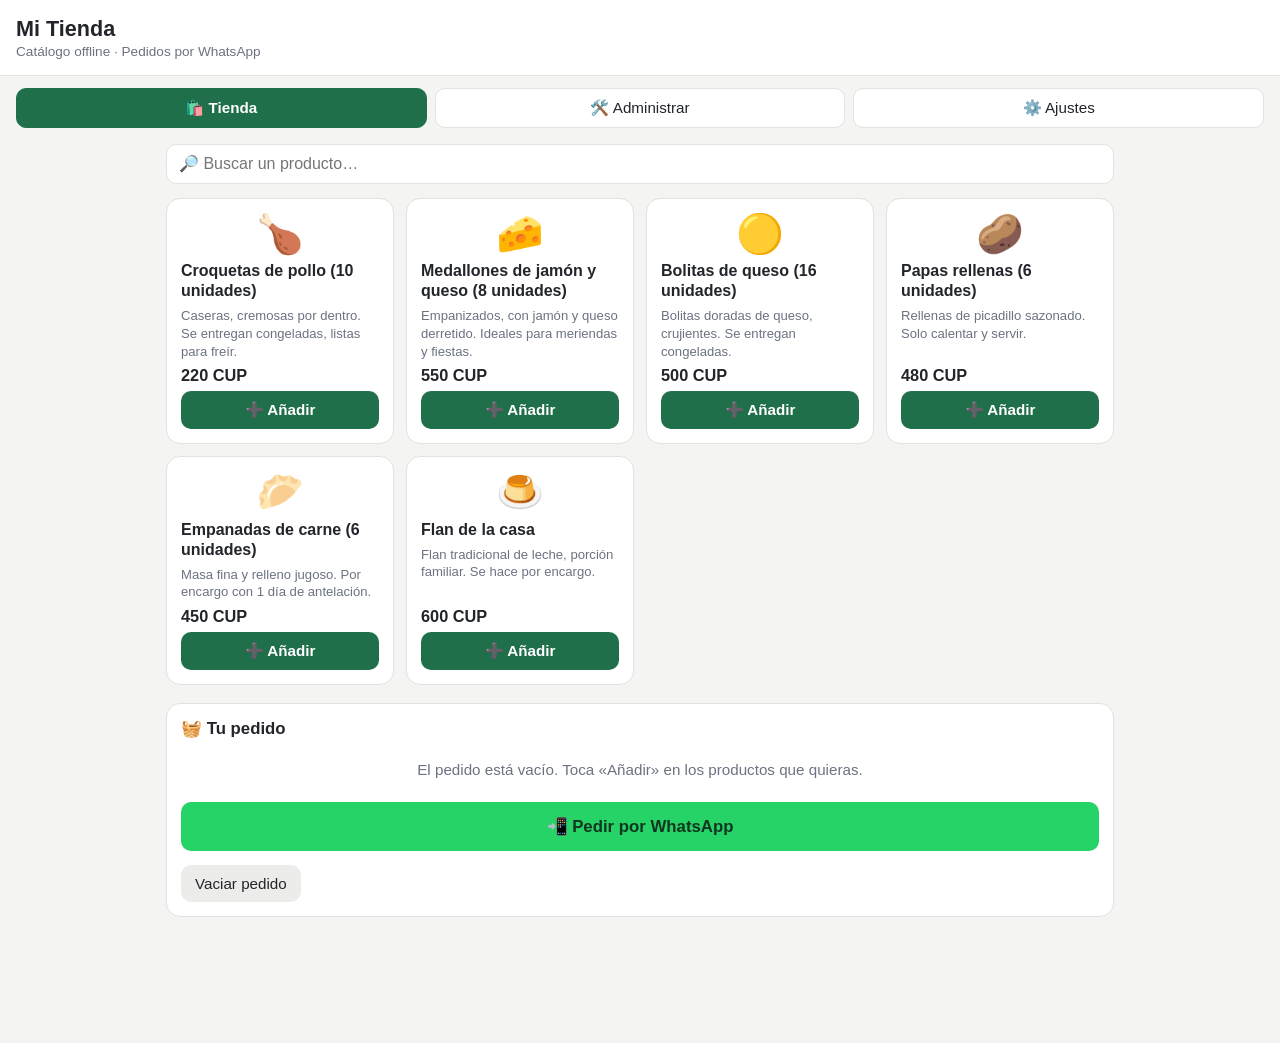
<file: tienda-demo/index.html>
<!DOCTYPE html>
<html lang="es">
<head>
<meta charset="UTF-8">
<meta name="viewport" content="width=device-width, initial-scale=1.0">
<title>Mi Tienda Offline</title>
<style>
  :root{
    --fondo:#f4f4f2; --tarjeta:#ffffff; --texto:#22252a; --suave:#6b7280;
    --acento:#1f6f4a; --acento-osc:#185a3c; --borde:#e2e2de; --peligro:#b3372f;
    --wa:#25d366; --wa-osc:#1eb856;
  }
  *{box-sizing:border-box; margin:0; padding:0;}
  body{font-family:-apple-system,"Segoe UI",Roboto,Arial,sans-serif; background:var(--fondo); color:var(--texto); padding-bottom:110px;}
  header{background:var(--tarjeta); border-bottom:1px solid var(--borde); padding:16px; position:sticky; top:0; z-index:20;}
  header h1{font-size:1.35rem; font-weight:700;}
  header p{color:var(--suave); font-size:.85rem; margin-top:2px;}
  nav{display:flex; gap:8px; padding:12px 16px 0;}
  nav button{flex:1; padding:10px; border:1px solid var(--borde); background:var(--tarjeta); border-radius:10px; font-size:.95rem; cursor:pointer; color:var(--texto);}
  nav button.activa{background:var(--acento); color:#fff; border-color:var(--acento); font-weight:600;}
  main{padding:16px; max-width:980px; margin:0 auto;}
  .vista{display:none;}
  .vista.activa{display:block;}
  /* Tienda */
  .buscador{width:100%; padding:12px 14px; border:1px solid var(--borde); border-radius:10px; font-size:1rem; margin-bottom:14px; background:var(--tarjeta);}
  .rejilla{display:grid; grid-template-columns:repeat(auto-fill,minmax(160px,1fr)); gap:12px;}
  .producto{background:var(--tarjeta); border:1px solid var(--borde); border-radius:14px; padding:14px; display:flex; flex-direction:column; gap:6px;}
  .producto .emoji{font-size:2.4rem; text-align:center; line-height:1.1;}
  .producto h3{font-size:1rem; line-height:1.25;}
  .producto .desc{color:var(--suave); font-size:.82rem; line-height:1.35; flex:1;}
  .precio{font-weight:700; font-size:1.02rem;}
  .precio .otra{display:block; font-weight:500; color:var(--suave); font-size:.82rem;}
  .btn{border:none; border-radius:10px; padding:10px 14px; font-size:.95rem; cursor:pointer; background:var(--acento); color:#fff; font-weight:600;}
  .btn:active{background:var(--acento-osc);}
  .btn.sec{background:#ececea; color:var(--texto); font-weight:500;}
  .btn.peligro{background:var(--peligro);}
  .btn.wa{background:var(--wa); color:#12351f; width:100%; padding:14px; font-size:1.05rem;}
  .btn.wa:active{background:var(--wa-osc);}
  .vacio{color:var(--suave); text-align:center; padding:30px 10px; font-size:.95rem;}
  /* Carrito */
  #carrito{background:var(--tarjeta); border:1px solid var(--borde); border-radius:14px; padding:14px; margin-top:18px;}
  #carrito h2{font-size:1.05rem; margin-bottom:10px;}
  .linea{display:flex; align-items:center; gap:8px; padding:7px 0; border-bottom:1px solid var(--borde); font-size:.92rem;}
  .linea:last-of-type{border-bottom:none;}
  .linea .nom{flex:1; line-height:1.3;}
  .linea .nom small{display:block; color:var(--suave);}
  .cant{display:flex; align-items:center; gap:6px;}
  .cant button{width:28px; height:28px; border-radius:8px; border:1px solid var(--borde); background:#f4f4f2; font-size:1rem; cursor:pointer; line-height:1;}
  .totales{margin:12px 0; font-size:1rem;}
  .totales .fila{display:flex; justify-content:space-between; padding:3px 0;}
  .totales .principal{font-weight:800; font-size:1.12rem;}
  /* Barra fija del carrito */
  #barraCarrito{position:fixed; left:0; right:0; bottom:0; background:var(--tarjeta); border-top:1px solid var(--borde); padding:10px 16px; display:none; z-index:30;}
  #barraCarrito.visible{display:flex; align-items:center; gap:12px;}
  #barraCarrito .resumen{flex:1; font-size:.92rem; line-height:1.3;}
  #barraCarrito .resumen b{font-size:1.02rem;}
  #barraCarrito a{text-decoration:none;}
  /* Admin y ajustes */
  .panel{background:var(--tarjeta); border:1px solid var(--borde); border-radius:14px; padding:16px; margin-bottom:16px;}
  .panel h2{font-size:1.05rem; margin-bottom:12px;}
  label{display:block; font-size:.85rem; font-weight:600; margin:12px 0 5px;}
  label:first-of-type{margin-top:0;}
  input[type=text], input[type=number], input[type=tel], textarea, select{
    width:100%; padding:10px 12px; border:1px solid var(--borde); border-radius:10px; font-size:1rem; background:#fff; color:var(--texto); font-family:inherit;}
  textarea{resize:vertical; min-height:64px;}
  .doscol{display:grid; grid-template-columns:1fr 1fr; gap:10px;}
  .filaBtns{display:flex; gap:8px; margin-top:14px; flex-wrap:wrap;}
  .admin-prod{display:flex; align-items:center; gap:10px; padding:10px 0; border-bottom:1px solid var(--borde);}
  .admin-prod:last-child{border-bottom:none;}
  .admin-prod .emoji{font-size:1.7rem;}
  .admin-prod .info{flex:1; line-height:1.3;}
  .admin-prod .info small{color:var(--suave); display:block;}
  .admin-prod button{padding:7px 11px; font-size:.85rem;}
  .nota{color:var(--suave); font-size:.83rem; line-height:1.45; margin-top:8px;}
  .ok{color:var(--acento); font-size:.88rem; margin-top:8px; min-height:1em;}
  @media (min-width:760px){ .rejilla{grid-template-columns:repeat(auto-fill,minmax(200px,1fr));} }
</style>
</head>
<body>

<header>
  <h1 id="nombreNegocio">Mi Tienda</h1>
  <p>Catálogo offline · Pedidos por WhatsApp</p>
</header>

<nav>
  <button id="tabTienda" class="activa" onclick="mostrarVista('tienda')">🛍️ Tienda</button>
  <button id="tabAdmin" onclick="mostrarVista('admin')">🛠️ Administrar</button>
  <button id="tabAjustes" onclick="mostrarVista('ajustes')">⚙️ Ajustes</button>
</nav>

<main>
  <!-- ============ VISTA TIENDA ============ -->
  <section id="vistaTienda" class="vista activa">
    <input type="text" id="buscador" class="buscador" placeholder="🔎 Buscar un producto…" oninput="pintarTienda()">
    <div id="rejilla" class="rejilla"></div>
    <p id="sinResultados" class="vacio" style="display:none;">No hay productos que coincidan con la búsqueda.</p>

    <div id="carrito">
      <h2>🧺 Tu pedido</h2>
      <div id="lineasCarrito"></div>
      <p id="carritoVacio" class="vacio" style="padding:12px;">El pedido está vacío. Toca «Añadir» en los productos que quieras.</p>
      <div class="totales" id="totales"></div>
      <button class="btn wa" onclick="pedirWhatsApp()">📲 Pedir por WhatsApp</button>
      <div class="filaBtns">
        <button class="btn sec" onclick="vaciarCarrito()">Vaciar pedido</button>
      </div>
    </div>
  </section>

  <!-- ============ VISTA ADMINISTRAR ============ -->
  <section id="vistaAdmin" class="vista">
    <div class="panel">
      <h2 id="tituloForm">Añadir producto</h2>
      <input type="hidden" id="fId">
      <label for="fNombre">Nombre del producto *</label>
      <input type="text" id="fNombre" placeholder="Ej.: Croquetas de pollo (10 unidades)">
      <div class="doscol">
        <div>
          <label for="fPrecioCUP">Precio en CUP</label>
          <input type="number" id="fPrecioCUP" min="0" step="any" placeholder="Ej.: 220">
        </div>
        <div>
          <label for="fPrecioUSD">Precio en USD</label>
          <input type="number" id="fPrecioUSD" min="0" step="any" placeholder="Ej.: 5">
        </div>
      </div>
      <label for="fEmoji">Emoji o símbolo (imagen del producto)</label>
      <input type="text" id="fEmoji" maxlength="4" placeholder="Ej.: 🍗 (si lo dejas vacío se usa la inicial)">
      <label for="fDesc">Descripción</label>
      <textarea id="fDesc" placeholder="Ej.: Caseras, listas para freír. Se entregan congeladas."></textarea>
      <div class="filaBtns">
        <button class="btn" onclick="guardarProducto()">Guardar producto</button>
        <button class="btn sec" onclick="limpiarForm()">Cancelar / limpiar</button>
      </div>
      <p class="nota">Pon el precio en CUP, en USD o en las dos monedas. Al menos uno es obligatorio.</p>
      <p class="ok" id="msgAdmin"></p>
    </div>

    <div class="panel">
      <h2>Mis productos</h2>
      <div id="listaAdmin"></div>
      <p class="nota">Los cambios se guardan solos en este teléfono o computadora (no necesitas internet).</p>
    </div>
  </section>

  <!-- ============ VISTA AJUSTES ============ -->
  <section id="vistaAjustes" class="vista">
    <div class="panel">
      <h2>Datos de tu negocio</h2>
      <label for="aNombre">Nombre del negocio</label>
      <input type="text" id="aNombre" placeholder="Ej.: Comida por encargo «La Esquina»">
      <label for="aWhats">Tu número de WhatsApp (con código de país)</label>
      <input type="tel" id="aWhats" placeholder="Ej.: 5351234567">
      <label for="aMoneda">Moneda principal</label>
      <select id="aMoneda">
        <option value="CUP">CUP (peso cubano)</option>
        <option value="USD">USD (dólar)</option>
      </select>
      <div class="filaBtns">
        <button class="btn" onclick="guardarAjustes()">Guardar ajustes</button>
      </div>
      <p class="ok" id="msgAjustes"></p>
      <p class="nota">El número de WhatsApp es a donde llegarán los pedidos cuando el cliente toque «Pedir por WhatsApp». Escríbelo sin espacios ni signos: código de país + número (Cuba empieza con 53).</p>
    </div>

    <div class="panel">
      <h2>Respaldo de tus datos</h2>
      <p class="nota" style="margin-top:0;">Guarda una copia de tus productos y ajustes en un archivo. Si cambias de teléfono, importa ese archivo aquí y tu tienda queda igual.</p>
      <div class="filaBtns">
        <button class="btn sec" onclick="exportarDatos()">⬇️ Exportar respaldo (JSON)</button>
        <button class="btn sec" onclick="document.getElementById('fileImport').click()">⬆️ Importar respaldo</button>
        <input type="file" id="fileImport" accept=".json,application/json" style="display:none" onchange="importarDatos(event)">
      </div>
      <p class="ok" id="msgRespaldo"></p>
    </div>
  </section>
</main>

<!-- Barra fija con el total del pedido -->
<div id="barraCarrito">
  <div class="resumen" id="resumenBarra"></div>
  <button class="btn wa" style="width:auto;" onclick="document.getElementById('carrito').scrollIntoView({behavior:'smooth'})">Ver pedido</button>
</div>

<script>
"use strict";
/* ================= Datos ================= */
var CLAVE_PROD = "mitienda_productos_v1";
var CLAVE_AJUS = "mitienda_ajustes_v1";

var PRODUCTOS_EJEMPLO = [
  {id:"e1", nombre:"Croquetas de pollo (10 unidades)", precioCUP:220, precioUSD:null, emoji:"🍗", desc:"Caseras, cremosas por dentro. Se entregan congeladas, listas para freír."},
  {id:"e2", nombre:"Medallones de jamón y queso (8 unidades)", precioCUP:550, precioUSD:null, emoji:"🧀", desc:"Empanizados, con jamón y queso derretido. Ideales para meriendas y fiestas."},
  {id:"e3", nombre:"Bolitas de queso (16 unidades)", precioCUP:500, precioUSD:null, emoji:"🟡", desc:"Bolitas doradas de queso, crujientes. Se entregan congeladas."},
  {id:"e4", nombre:"Papas rellenas (6 unidades)", precioCUP:480, precioUSD:null, emoji:"🥔", desc:"Rellenas de picadillo sazonado. Solo calentar y servir."},
  {id:"e5", nombre:"Empanadas de carne (6 unidades)", precioCUP:450, precioUSD:null, emoji:"🥟", desc:"Masa fina y relleno jugoso. Por encargo con 1 día de antelación."},
  {id:"e6", nombre:"Flan de la casa", precioCUP:600, precioUSD:null, emoji:"🍮", desc:"Flan tradicional de leche, porción familiar. Se hace por encargo."}
];

var productos = cargar(CLAVE_PROD, null);
if(!productos){ productos = PRODUCTOS_EJEMPLO.slice(); guardar(CLAVE_PROD, productos); }
var ajustes = cargar(CLAVE_AJUS, {nombre:"Mi Tienda", whatsapp:"", moneda:"CUP"});
var carrito = {}; // id -> cantidad

function cargar(clave, defecto){
  try{ var v = localStorage.getItem(clave); return v ? JSON.parse(v) : defecto; }
  catch(e){ return defecto; }
}
function guardar(clave, valor){
  try{ localStorage.setItem(clave, JSON.stringify(valor)); }catch(e){}
}
function nuevoId(){ return "p" + Date.now().toString(36) + Math.floor(Math.random()*9999); }
function esc(s){ return String(s==null?"":s).replace(/&/g,"&amp;").replace(/</g,"&lt;").replace(/>/g,"&gt;").replace(/"/g,"&quot;"); }
function fmt(n, moneda){
  var num = Number(n)||0;
  var txt = (Math.round(num*100)/100).toLocaleString("es-ES",{minimumFractionDigits:0, maximumFractionDigits:2});
  return moneda==="USD" ? "$" + txt + " USD" : txt + " CUP";
}
function precioPrincipal(p){
  if(ajustes.moneda==="USD"){ return (p.precioUSD!=null) ? {valor:p.precioUSD, moneda:"USD"} : {valor:p.precioCUP, moneda:"CUP"}; }
  return (p.precioCUP!=null) ? {valor:p.precioCUP, moneda:"CUP"} : {valor:p.precioUSD, moneda:"USD"};
}
function precioSecundario(p){
  var pr = precioPrincipal(p);
  if(pr.moneda==="USD" && p.precioCUP!=null) return {valor:p.precioCUP, moneda:"CUP"};
  if(pr.moneda==="CUP" && p.precioUSD!=null) return {valor:p.precioUSD, moneda:"USD"};
  return null;
}

/* ================= Vistas ================= */
function mostrarVista(cual){
  ["tienda","admin","ajustes"].forEach(function(v){
    document.getElementById("vista"+v.charAt(0).toUpperCase()+v.slice(1)).classList.toggle("activa", v===cual);
    document.getElementById("tab"+v.charAt(0).toUpperCase()+v.slice(1)).classList.toggle("activa", v===cual);
  });
  if(cual==="admin"){ pintarAdmin(); }
  if(cual==="ajustes"){ pintarAjustes(); }
  window.scrollTo({top:0});
}

/* ================= Tienda ================= */
function pintarTienda(){
  document.getElementById("nombreNegocio").textContent = ajustes.nombre || "Mi Tienda";
  var q = (document.getElementById("buscador").value || "").toLowerCase().trim();
  var rejilla = document.getElementById("rejilla");
  var lista = productos.filter(function(p){
    return !q || p.nombre.toLowerCase().indexOf(q)>=0 || (p.desc||"").toLowerCase().indexOf(q)>=0;
  });
  document.getElementById("sinResultados").style.display = lista.length ? "none" : "block";
  rejilla.innerHTML = lista.map(function(p){
    var pr = precioPrincipal(p), sec = precioSecundario(p);
    var imagen = p.emoji ? esc(p.emoji) : esc((p.nombre||"?").trim().charAt(0).toUpperCase());
    return '<div class="producto">' +
      '<div class="emoji">' + imagen + '</div>' +
      '<h3>' + esc(p.nombre) + '</h3>' +
      '<p class="desc">' + esc(p.desc||"") + '</p>' +
      '<div class="precio">' + fmt(pr.valor, pr.moneda) +
        (sec ? '<span class="otra">' + fmt(sec.valor, sec.moneda) + '</span>' : '') +
      '</div>' +
      '<button class="btn" onclick="anadir(\'' + p.id + '\')">➕ Añadir</button>' +
    '</div>';
  }).join("");
  pintarCarrito();
}

function anadir(id){ carrito[id] = (carrito[id]||0) + 1; pintarCarrito(); }
function cambiarCant(id, delta){
  carrito[id] = (carrito[id]||0) + delta;
  if(carrito[id] <= 0) delete carrito[id];
  pintarCarrito();
}
function quitarLinea(id){ delete carrito[id]; pintarCarrito(); }
function vaciarCarrito(){ carrito = {}; pintarCarrito(); }

function totales(){
  var t = {CUP:0, USD:0, items:0};
  Object.keys(carrito).forEach(function(id){
    var p = productos.filter(function(x){ return x.id===id; })[0];
    if(!p) return;
    var c = carrito[id];
    t.items += c;
    if(p.precioCUP!=null) t.CUP += p.precioCUP * c;
    if(p.precioUSD!=null) t.USD += p.precioUSD * c;
  });
  return t;
}

function pintarCarrito(){
  var cont = document.getElementById("lineasCarrito");
  var ids = Object.keys(carrito);
  document.getElementById("carritoVacio").style.display = ids.length ? "none" : "block";
  cont.innerHTML = ids.map(function(id){
    var p = productos.filter(function(x){ return x.id===id; })[0];
    if(!p) return "";
    var pr = precioPrincipal(p);
    return '<div class="linea">' +
      '<div class="nom">' + esc(p.nombre) + '<small>' + fmt(pr.valor, pr.moneda) + ' c/u</small></div>' +
      '<div class="cant"><button onclick="cambiarCant(\'' + id + '\',-1)">−</button><span>' + carrito[id] + '</span><button onclick="cambiarCant(\'' + id + '\',1)">+</button></div>' +
      '<b>' + fmt(pr.valor*carrito[id], pr.moneda) + '</b>' +
      '<button class="cant" style="border:none;background:none;cursor:pointer;" title="Quitar" onclick="quitarLinea(\'' + id + '\')">🗑️</button>' +
    '</div>';
  }).join("");

  var t = totales();
  var filas = "";
  var orden = ajustes.moneda==="USD" ? ["USD","CUP"] : ["CUP","USD"];
  orden.forEach(function(m){
    if(t[m] > 0){
      var esPrincipal = (m===ajustes.moneda);
      filas += '<div class="fila' + (esPrincipal ? " principal" : "") + '"><span>Total' + (esPrincipal ? "" : " (otra moneda)") + ':</span><span>' + fmt(t[m], m) + '</span></div>';
    }
  });
  document.getElementById("totales").innerHTML = filas;

  var barra = document.getElementById("barraCarrito");
  if(t.items > 0){
    barra.classList.add("visible");
    var totTxt = [];
    orden.forEach(function(m){ if(t[m]>0) totTxt.push(fmt(t[m], m)); });
    document.getElementById("resumenBarra").innerHTML = "🧺 <b>" + t.items + "</b> producto(s)<br>Total: <b>" + totTxt.join(" · ") + "</b>";
  } else {
    barra.classList.remove("visible");
  }
}

function pedirWhatsApp(){
  var ids = Object.keys(carrito);
  if(!ids.length){ alert("El pedido está vacío. Añade al menos un producto."); return; }
  if(!ajustes.whatsapp){ alert("Falta el número de WhatsApp del negocio. Ve a la pestaña «Ajustes» y escríbelo."); mostrarVista("ajustes"); return; }
  var lineas = ["*Pedido — " + (ajustes.nombre || "Mi Tienda") + "*"];
  ids.forEach(function(id){
    var p = productos.filter(function(x){ return x.id===id; })[0];
    if(!p) return;
    var pr = precioPrincipal(p);
    lineas.push("• " + p.nombre + " × " + carrito[id] + " = " + fmt(pr.valor*carrito[id], pr.moneda));
  });
  var t = totales();
  var orden = ajustes.moneda==="USD" ? ["USD","CUP"] : ["CUP","USD"];
  orden.forEach(function(m){ if(t[m]>0) lineas.push("*Total: " + fmt(t[m], m) + "*"); });
  lineas.push("");
  lineas.push("Nombre:");
  lineas.push("Dirección de entrega:");
  var url = "https://wa.me/" + String(ajustes.whatsapp).replace(/\D/g,"") + "?text=" + encodeURIComponent(lineas.join("\n"));
  window.open(url, "_blank");
}

/* ================= Administrar ================= */
function pintarAdmin(){
  var cont = document.getElementById("listaAdmin");
  if(!productos.length){ cont.innerHTML = '<p class="vacio">Todavía no tienes productos. Añade el primero en el formulario de arriba.</p>'; return; }
  cont.innerHTML = productos.map(function(p){
    var pr = precioPrincipal(p), sec = precioSecundario(p);
    var imagen = p.emoji ? esc(p.emoji) : esc((p.nombre||"?").trim().charAt(0).toUpperCase());
    return '<div class="admin-prod">' +
      '<div class="emoji">' + imagen + '</div>' +
      '<div class="info"><b>' + esc(p.nombre) + '</b><small>' + fmt(pr.valor, pr.moneda) + (sec ? " · " + fmt(sec.valor, sec.moneda) : "") + '</small></div>' +
      '<button class="btn sec" onclick="editarProducto(\'' + p.id + '\')">✏️ Editar</button>' +
      '<button class="btn peligro" onclick="borrarProducto(\'' + p.id + '\')">🗑️ Borrar</button>' +
    '</div>';
  }).join("");
}

function leerNumero(id){
  var v = document.getElementById(id).value.trim();
  if(v==="") return null;
  var n = Number(v.replace(",", "."));
  return isNaN(n) || n < 0 ? null : n;
}

function guardarProducto(){
  var nombre = document.getElementById("fNombre").value.trim();
  var pcup = leerNumero("fPrecioCUP");
  var pusd = leerNumero("fPrecioUSD");
  var emoji = document.getElementById("fEmoji").value.trim();
  var desc = document.getElementById("fDesc").value.trim();
  var msg = document.getElementById("msgAdmin");
  if(!nombre){ msg.textContent = "⚠️ Escribe el nombre del producto."; return; }
  if(pcup==null && pusd==null){ msg.textContent = "⚠️ Pon el precio en CUP, en USD o en las dos monedas."; return; }
  var id = document.getElementById("fId").value;
  if(id){
    productos = productos.map(function(p){
      return p.id===id ? {id:id, nombre:nombre, precioCUP:pcup, precioUSD:pusd, emoji:emoji, desc:desc} : p;
    });
    msg.textContent = "✅ Producto actualizado.";
  } else {
    productos.push({id:nuevoId(), nombre:nombre, precioCUP:pcup, precioUSD:pusd, emoji:emoji, desc:desc});
    msg.textContent = "✅ Producto añadido a tu tienda.";
  }
  guardar(CLAVE_PROD, productos);
  limpiarForm(false);
  pintarAdmin();
  pintarTienda();
}

function editarProducto(id){
  var p = productos.filter(function(x){ return x.id===id; })[0];
  if(!p) return;
  document.getElementById("fId").value = p.id;
  document.getElementById("fNombre").value = p.nombre;
  document.getElementById("fPrecioCUP").value = p.precioCUP!=null ? p.precioCUP : "";
  document.getElementById("fPrecioUSD").value = p.precioUSD!=null ? p.precioUSD : "";
  document.getElementById("fEmoji").value = p.emoji || "";
  document.getElementById("fDesc").value = p.desc || "";
  document.getElementById("tituloForm").textContent = "Editar producto";
  document.getElementById("msgAdmin").textContent = "";
  window.scrollTo({top:0, behavior:"smooth"});
}

function borrarProducto(id){
  var p = productos.filter(function(x){ return x.id===id; })[0];
  if(!p) return;
  if(!confirm("¿Borrar «" + p.nombre + "» de tu tienda?")) return;
  productos = productos.filter(function(x){ return x.id!==id; });
  delete carrito[id];
  guardar(CLAVE_PROD, productos);
  pintarAdmin();
  pintarTienda();
  document.getElementById("msgAdmin").textContent = "Producto borrado.";
}

function limpiarForm(limpiarMsg){
  document.getElementById("fId").value = "";
  document.getElementById("fNombre").value = "";
  document.getElementById("fPrecioCUP").value = "";
  document.getElementById("fPrecioUSD").value = "";
  document.getElementById("fEmoji").value = "";
  document.getElementById("fDesc").value = "";
  document.getElementById("tituloForm").textContent = "Añadir producto";
  if(limpiarMsg !== false) document.getElementById("msgAdmin").textContent = "";
}

/* ================= Ajustes ================= */
function pintarAjustes(){
  document.getElementById("aNombre").value = ajustes.nombre || "";
  document.getElementById("aWhats").value = ajustes.whatsapp || "";
  document.getElementById("aMoneda").value = ajustes.moneda || "CUP";
}
function guardarAjustes(){
  ajustes.nombre = document.getElementById("aNombre").value.trim() || "Mi Tienda";
  ajustes.whatsapp = document.getElementById("aWhats").value.replace(/\D/g, "");
  ajustes.moneda = document.getElementById("aMoneda").value;
  guardar(CLAVE_AJUS, ajustes);
  document.getElementById("msgAjustes").textContent = "✅ Ajustes guardados.";
  pintarTienda();
}

/* ================= Respaldo ================= */
function exportarDatos(){
  var datos = {productos: productos, ajustes: ajustes};
  var blob = new Blob([JSON.stringify(datos, null, 2)], {type:"application/json"});
  var a = document.createElement("a");
  a.href = URL.createObjectURL(blob);
  a.download = "respaldo-mi-tienda.json";
  document.body.appendChild(a);
  a.click();
  document.body.removeChild(a);
  setTimeout(function(){ URL.revokeObjectURL(a.href); }, 2000);
  document.getElementById("msgRespaldo").textContent = "✅ Respaldo descargado: «respaldo-mi-tienda.json».";
}
function importarDatos(event){
  var archivo = event.target.files[0];
  if(!archivo) return;
  var lector = new FileReader();
  lector.onload = function(){
    try{
      var datos = JSON.parse(lector.result);
      if(!datos || !Array.isArray(datos.productos)) throw new Error("formato");
      productos = datos.productos;
      if(datos.ajustes) ajustes = datos.ajustes;
      carrito = {};
      guardar(CLAVE_PROD, productos);
      guardar(CLAVE_AJUS, ajustes);
      pintarTienda(); pintarAdmin(); pintarAjustes();
      document.getElementById("msgRespaldo").textContent = "✅ Respaldo importado. Tu tienda ya está como en la copia.";
    }catch(e){
      document.getElementById("msgRespaldo").textContent = "⚠️ Ese archivo no es un respaldo válido de esta tienda.";
    }
    event.target.value = "";
  };
  lector.readAsText(archivo);
}

/* ================= Inicio ================= */
pintarTienda();
</script>
</body>
</html>
</file>
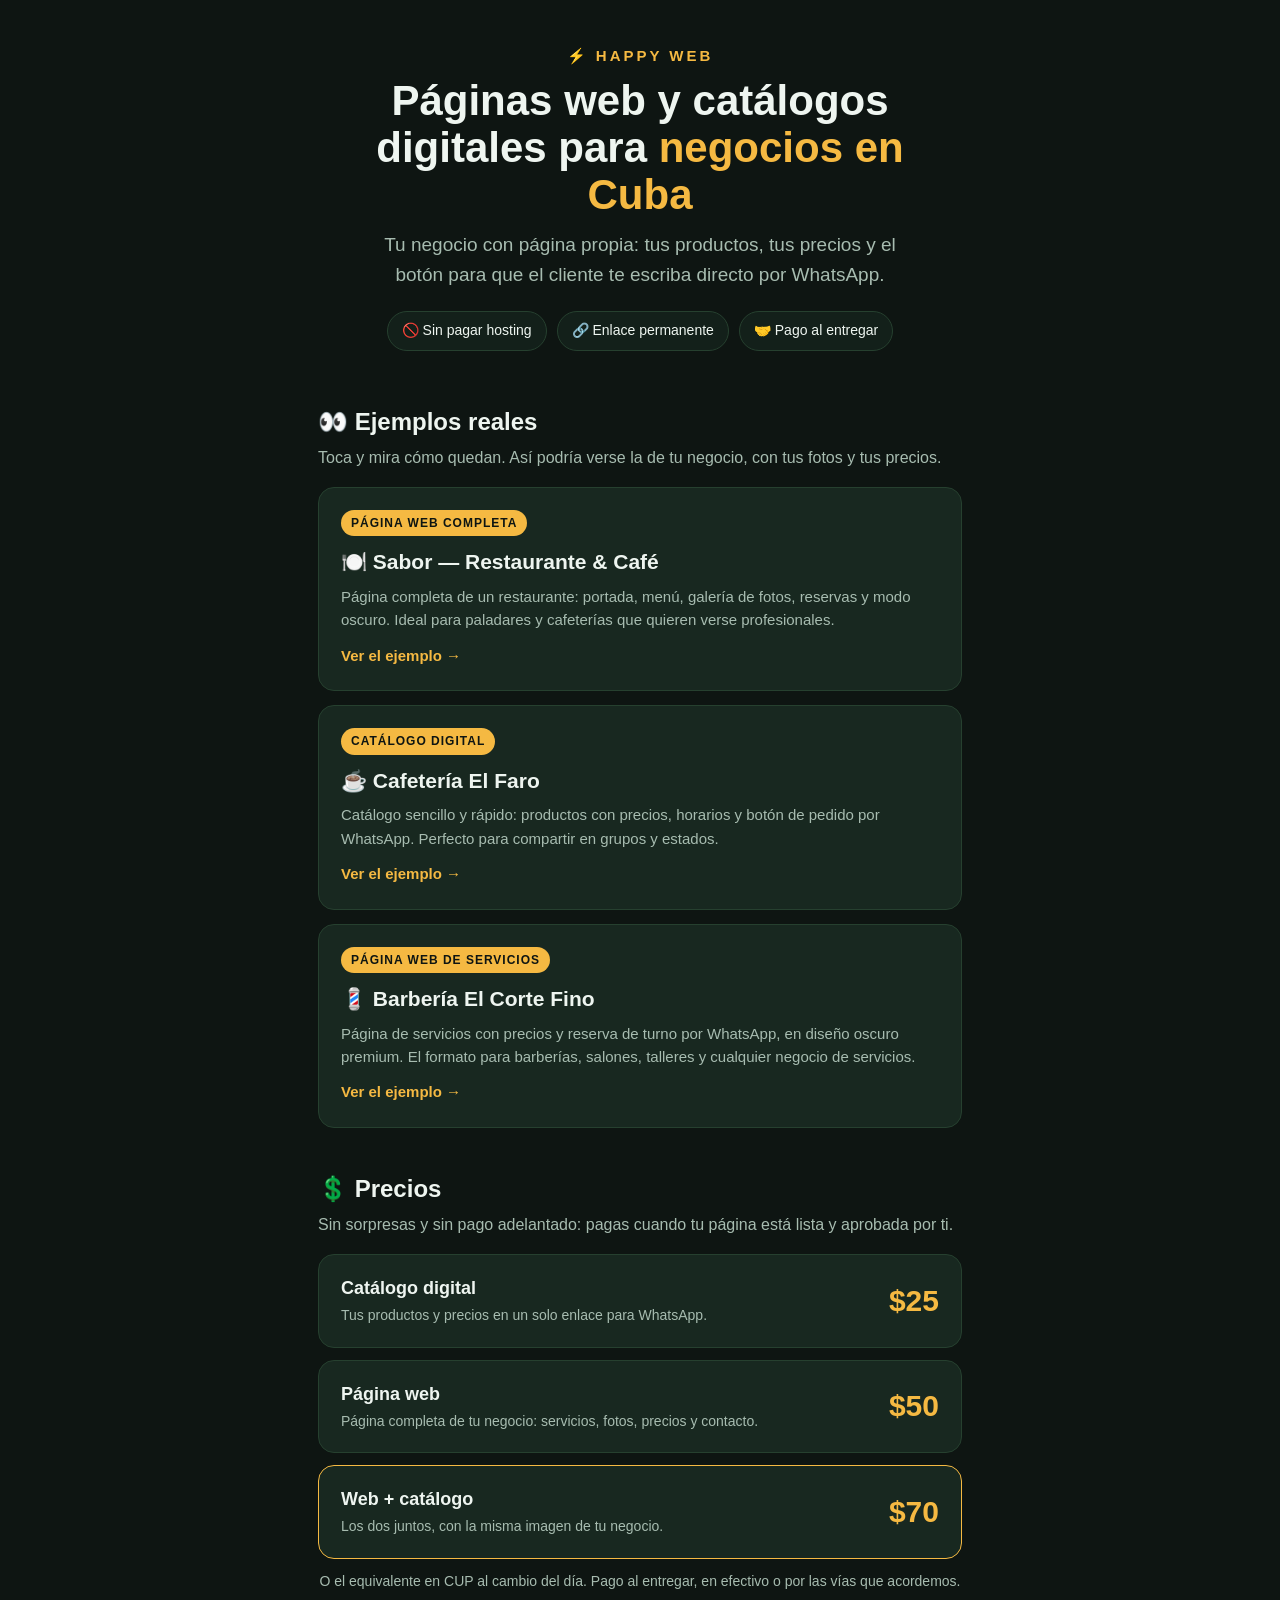
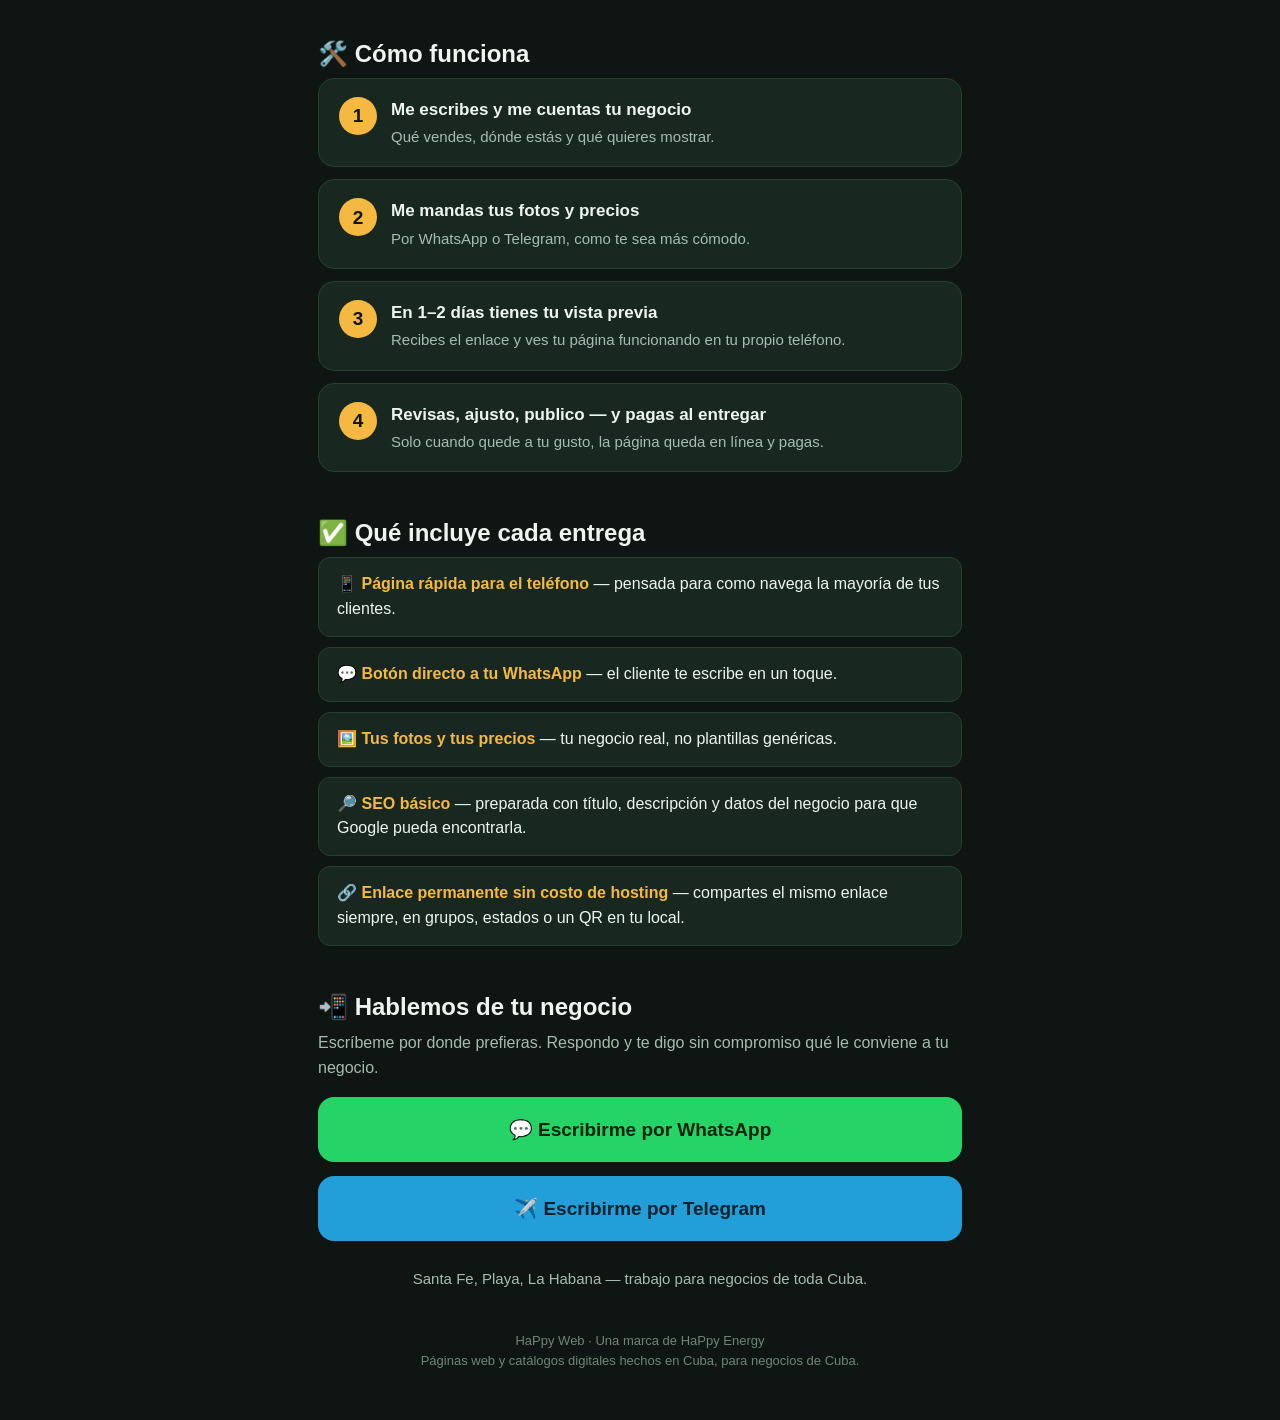
<file: landing-happy-web.html>
<!DOCTYPE html>
<html lang="es">
<head>
<meta charset="UTF-8">
<meta name="viewport" content="width=device-width, initial-scale=1.0">
<title>HaPpy Web — Páginas web y catálogos digitales para negocios en Cuba</title>
<meta name="description" content="HaPpy Web: páginas web y catálogos digitales para mipymes, paladares, cafeterías y barberías en Cuba. Sin pagar hosting, enlace permanente y pago al entregar. Catálogo $25 · Web $50 · Ambos $70.">
<meta property="og:title" content="HaPpy Web — Páginas web y catálogos digitales para negocios en Cuba">
<meta property="og:description" content="Tu negocio con página propia: tus fotos, tus precios y botón directo a tu WhatsApp. Sin costo de hosting. Pago al entregar.">
<meta property="og:type" content="website">
<meta property="og:locale" content="es_ES">
<script type="application/ld+json">
{"@context":"https://schema.org","@type":"ProfessionalService","name":"HaPpy Web","description":"Páginas web y catálogos digitales para negocios en Cuba, sin costo de hosting y con pago al entregar.","areaServed":"CU","priceRange":"$25 - $70","telephone":"+53 53332747"}
</script>
<style>
  * { margin:0; padding:0; box-sizing:border-box; }
  :root{
    --bg:#0e1512; --bg2:#13201a; --card:#182820; --card-line:#26402f;
    --ink:#eef5f0; --muted:#a7bcb0; --accent:#f5b942; --accent2:#25d366;
  }
  body { font-family:-apple-system,'Segoe UI',Roboto,Arial,sans-serif; background:var(--bg); color:var(--ink); line-height:1.55; }
  .wrap { max-width:680px; margin:0 auto; padding:0 18px 48px; }
  header { text-align:center; padding:44px 10px 10px; }
  .logo { font-size:15px; letter-spacing:3px; text-transform:uppercase; color:var(--accent); font-weight:700; }
  header h1 { font-size:42px; line-height:1.12; margin:10px 0 12px; }
  header h1 .hl { color:var(--accent); }
  header p.sub { font-size:19px; color:var(--muted); max-width:520px; margin:0 auto; }
  .badges { display:flex; justify-content:center; gap:10px; flex-wrap:wrap; margin-top:22px; }
  .badges span { background:var(--bg2); border:1px solid var(--card-line); color:var(--ink); font-size:14px; padding:8px 14px; border-radius:999px; }
  h2 { font-size:24px; margin:42px 0 6px; }
  .lead { color:var(--muted); font-size:16px; margin-bottom:16px; }
  .card { display:block; text-decoration:none; color:var(--ink); background:var(--card); border:1px solid var(--card-line); border-radius:16px; padding:22px; margin-bottom:14px; }
  .card:active { transform:scale(.99); }
  .card .tag { display:inline-block; font-size:12px; font-weight:700; letter-spacing:1px; text-transform:uppercase; color:#0e1512; background:var(--accent); padding:4px 10px; border-radius:999px; margin-bottom:10px; }
  .card h3 { font-size:21px; margin-bottom:6px; }
  .card p { color:var(--muted); font-size:15px; }
  .card .go { display:inline-block; margin-top:12px; color:var(--accent); font-weight:700; font-size:15px; }
  .prices { display:grid; gap:12px; }
  .price { background:var(--card); border:1px solid var(--card-line); border-radius:16px; padding:20px 22px; display:flex; justify-content:space-between; align-items:center; gap:14px; }
  .price.best { border-color:var(--accent); }
  .price .name { font-size:18px; font-weight:700; }
  .price .desc { color:var(--muted); font-size:14px; margin-top:2px; }
  .price .amount { font-size:30px; font-weight:800; color:var(--accent); white-space:nowrap; }
  .note { color:var(--muted); font-size:14px; margin-top:12px; text-align:center; }
  .steps { display:grid; gap:12px; }
  .step { display:flex; gap:14px; background:var(--card); border:1px solid var(--card-line); border-radius:16px; padding:18px 20px; }
  .step .num { flex:0 0 auto; width:38px; height:38px; border-radius:50%; background:var(--accent); color:#0e1512; font-weight:800; font-size:19px; display:flex; align-items:center; justify-content:center; }
  .step h3 { font-size:17px; margin-bottom:2px; }
  .step p { color:var(--muted); font-size:15px; }
  ul.includes { list-style:none; display:grid; gap:10px; }
  ul.includes li { background:var(--card); border:1px solid var(--card-line); border-radius:12px; padding:14px 18px; font-size:16px; }
  ul.includes li b { color:var(--accent); }
  .cta { display:block; text-align:center; text-decoration:none; font-weight:800; font-size:19px; padding:18px; border-radius:16px; margin-top:14px; }
  .cta.wa { background:var(--accent2); color:#07240f; }
  .cta.tg { background:#229ed9; color:#06222f; }
  .contact-note { text-align:center; color:var(--muted); font-size:15px; margin-top:26px; }
  footer { text-align:center; color:#6f8577; font-size:13px; margin-top:40px; line-height:1.6; }
</style>
</head>
<body>
<div class="wrap">

  <header>
    <div class="logo">⚡ HaPpy Web</div>
    <h1>Páginas web y catálogos digitales para <span class="hl">negocios en Cuba</span></h1>
    <p class="sub">Tu negocio con página propia: tus productos, tus precios y el botón para que el cliente te escriba directo por WhatsApp.</p>
    <div class="badges">
      <span>🚫 Sin pagar hosting</span>
      <span>🔗 Enlace permanente</span>
      <span>🤝 Pago al entregar</span>
    </div>
  </header>

  <h2>👀 Ejemplos reales</h2>
  <p class="lead">Toca y mira cómo quedan. Así podría verse la de tu negocio, con tus fotos y tus precios.</p>

  <a class="card" href="https://hiosvany83.github.io/sabor-demo/">
    <span class="tag">Página web completa</span>
    <h3>🍽️ Sabor — Restaurante &amp; Café</h3>
    <p>Página completa de un restaurante: portada, menú, galería de fotos, reservas y modo oscuro. Ideal para paladares y cafeterías que quieren verse profesionales.</p>
    <span class="go">Ver el ejemplo →</span>
  </a>

  <a class="card" href="https://hiosvany83.github.io/catalogo-demo/">
    <span class="tag">Catálogo digital</span>
    <h3>☕ Cafetería El Faro</h3>
    <p>Catálogo sencillo y rápido: productos con precios, horarios y botón de pedido por WhatsApp. Perfecto para compartir en grupos y estados.</p>
    <span class="go">Ver el ejemplo →</span>
  </a>

  <a class="card" href="https://hiosvany83.github.io/barberia-demo/">
    <span class="tag">Página web de servicios</span>
    <h3>💈 Barbería El Corte Fino</h3>
    <p>Página de servicios con precios y reserva de turno por WhatsApp, en diseño oscuro premium. El formato para barberías, salones, talleres y cualquier negocio de servicios.</p>
    <span class="go">Ver el ejemplo →</span>
  </a>

  <h2>💲 Precios</h2>
  <p class="lead">Sin sorpresas y sin pago adelantado: pagas cuando tu página está lista y aprobada por ti.</p>
  <div class="prices">
    <div class="price">
      <div><div class="name">Catálogo digital</div><div class="desc">Tus productos y precios en un solo enlace para WhatsApp.</div></div>
      <div class="amount">$25</div>
    </div>
    <div class="price">
      <div><div class="name">Página web</div><div class="desc">Página completa de tu negocio: servicios, fotos, precios y contacto.</div></div>
      <div class="amount">$50</div>
    </div>
    <div class="price best">
      <div><div class="name">Web + catálogo</div><div class="desc">Los dos juntos, con la misma imagen de tu negocio.</div></div>
      <div class="amount">$70</div>
    </div>
  </div>
  <p class="note">O el equivalente en CUP al cambio del día. Pago al entregar, en efectivo o por las vías que acordemos.</p>

  <h2>🛠️ Cómo funciona</h2>
  <div class="steps">
    <div class="step"><div class="num">1</div><div><h3>Me escribes y me cuentas tu negocio</h3><p>Qué vendes, dónde estás y qué quieres mostrar.</p></div></div>
    <div class="step"><div class="num">2</div><div><h3>Me mandas tus fotos y precios</h3><p>Por WhatsApp o Telegram, como te sea más cómodo.</p></div></div>
    <div class="step"><div class="num">3</div><div><h3>En 1–2 días tienes tu vista previa</h3><p>Recibes el enlace y ves tu página funcionando en tu propio teléfono.</p></div></div>
    <div class="step"><div class="num">4</div><div><h3>Revisas, ajusto, publico — y pagas al entregar</h3><p>Solo cuando quede a tu gusto, la página queda en línea y pagas.</p></div></div>
  </div>

  <h2>✅ Qué incluye cada entrega</h2>
  <ul class="includes">
    <li>📱 <b>Página rápida para el teléfono</b> — pensada para como navega la mayoría de tus clientes.</li>
    <li>💬 <b>Botón directo a tu WhatsApp</b> — el cliente te escribe en un toque.</li>
    <li>🖼️ <b>Tus fotos y tus precios</b> — tu negocio real, no plantillas genéricas.</li>
    <li>🔎 <b>SEO básico</b> — preparada con título, descripción y datos del negocio para que Google pueda encontrarla.</li>
    <li>🔗 <b>Enlace permanente sin costo de hosting</b> — compartes el mismo enlace siempre, en grupos, estados o un QR en tu local.</li>
  </ul>

  <h2>📲 Hablemos de tu negocio</h2>
  <p class="lead">Escríbeme por donde prefieras. Respondo y te digo sin compromiso qué le conviene a tu negocio.</p>
  <a class="cta wa" href="https://wa.me/5353332747">💬 Escribirme por WhatsApp</a>
  <a class="cta tg" href="https://t.me/MrGomez83">✈️ Escribirme por Telegram</a>
  <p class="contact-note">Santa Fe, Playa, La Habana — trabajo para negocios de toda Cuba.</p>

  <footer>
    HaPpy Web · Una marca de HaPpy Energy<br>
    Páginas web y catálogos digitales hechos en Cuba, para negocios de Cuba.
  </footer>

</div>
</body>
</html>
</file>
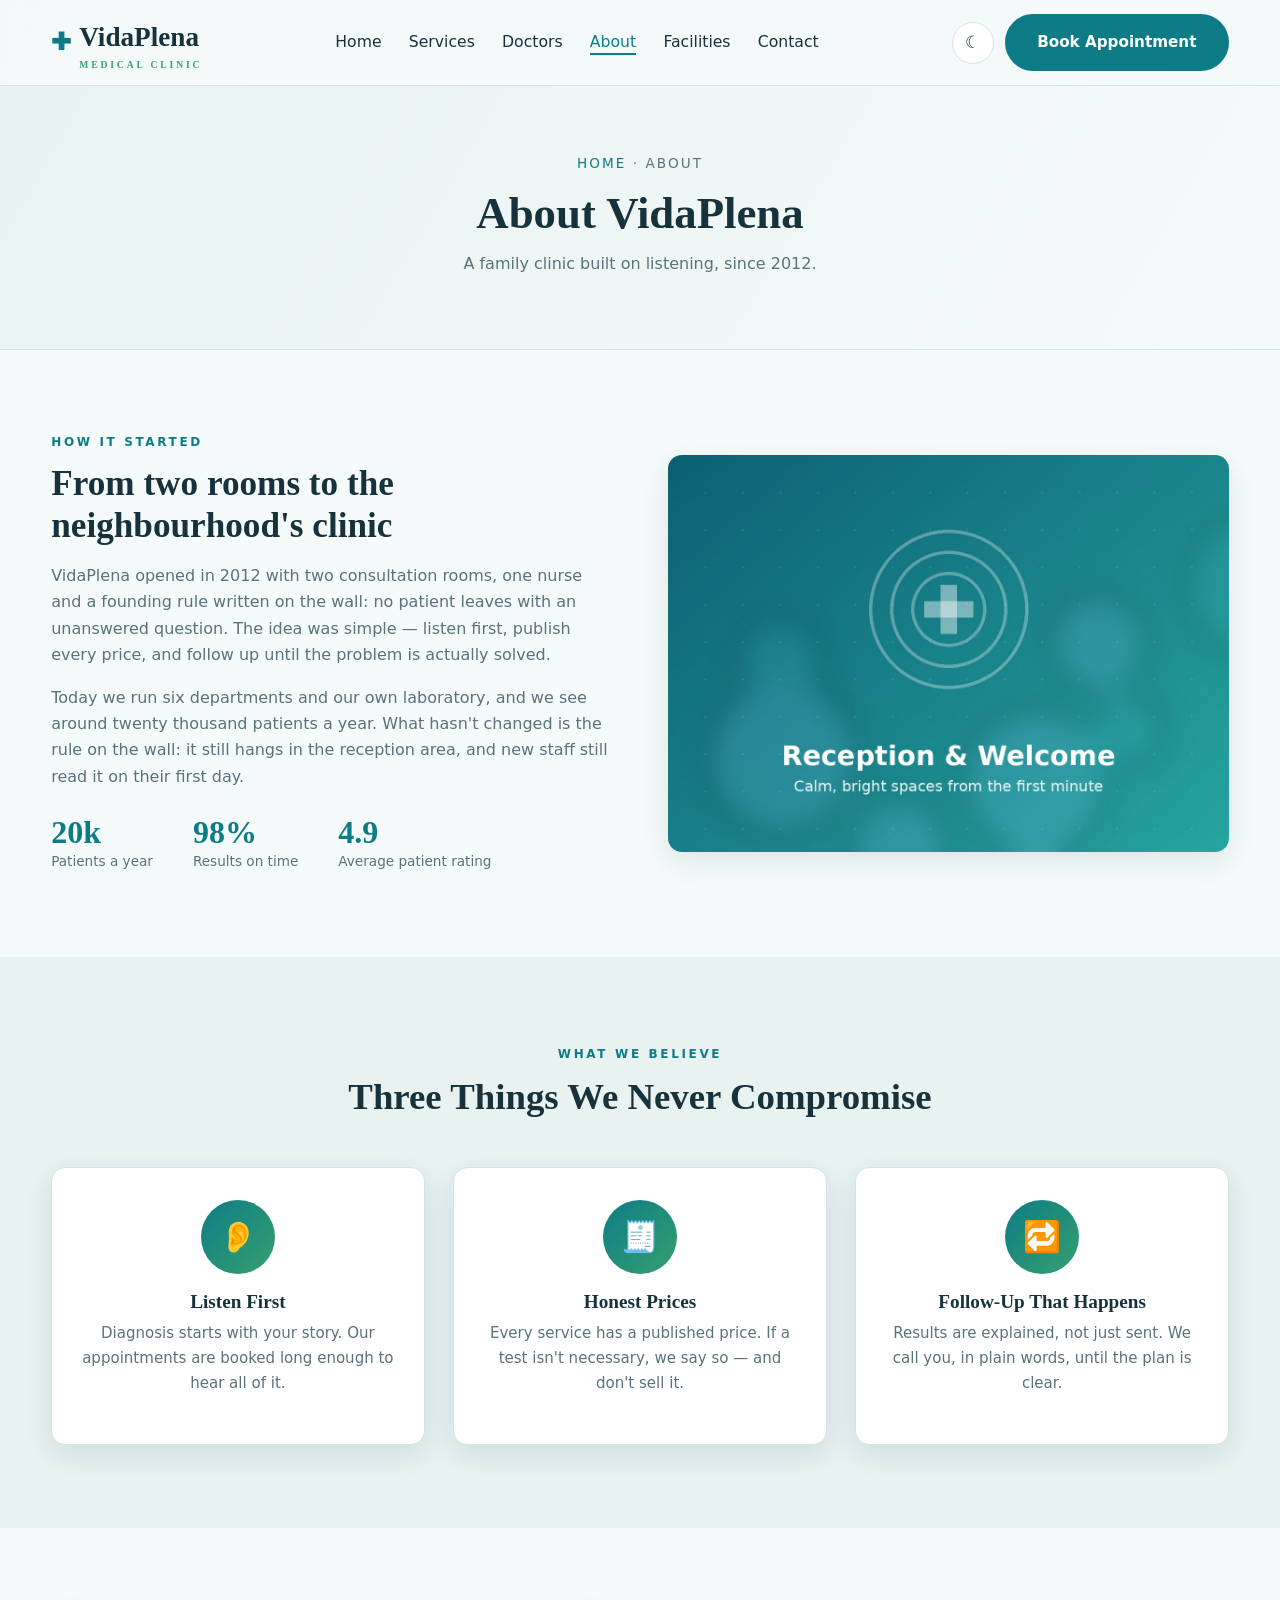
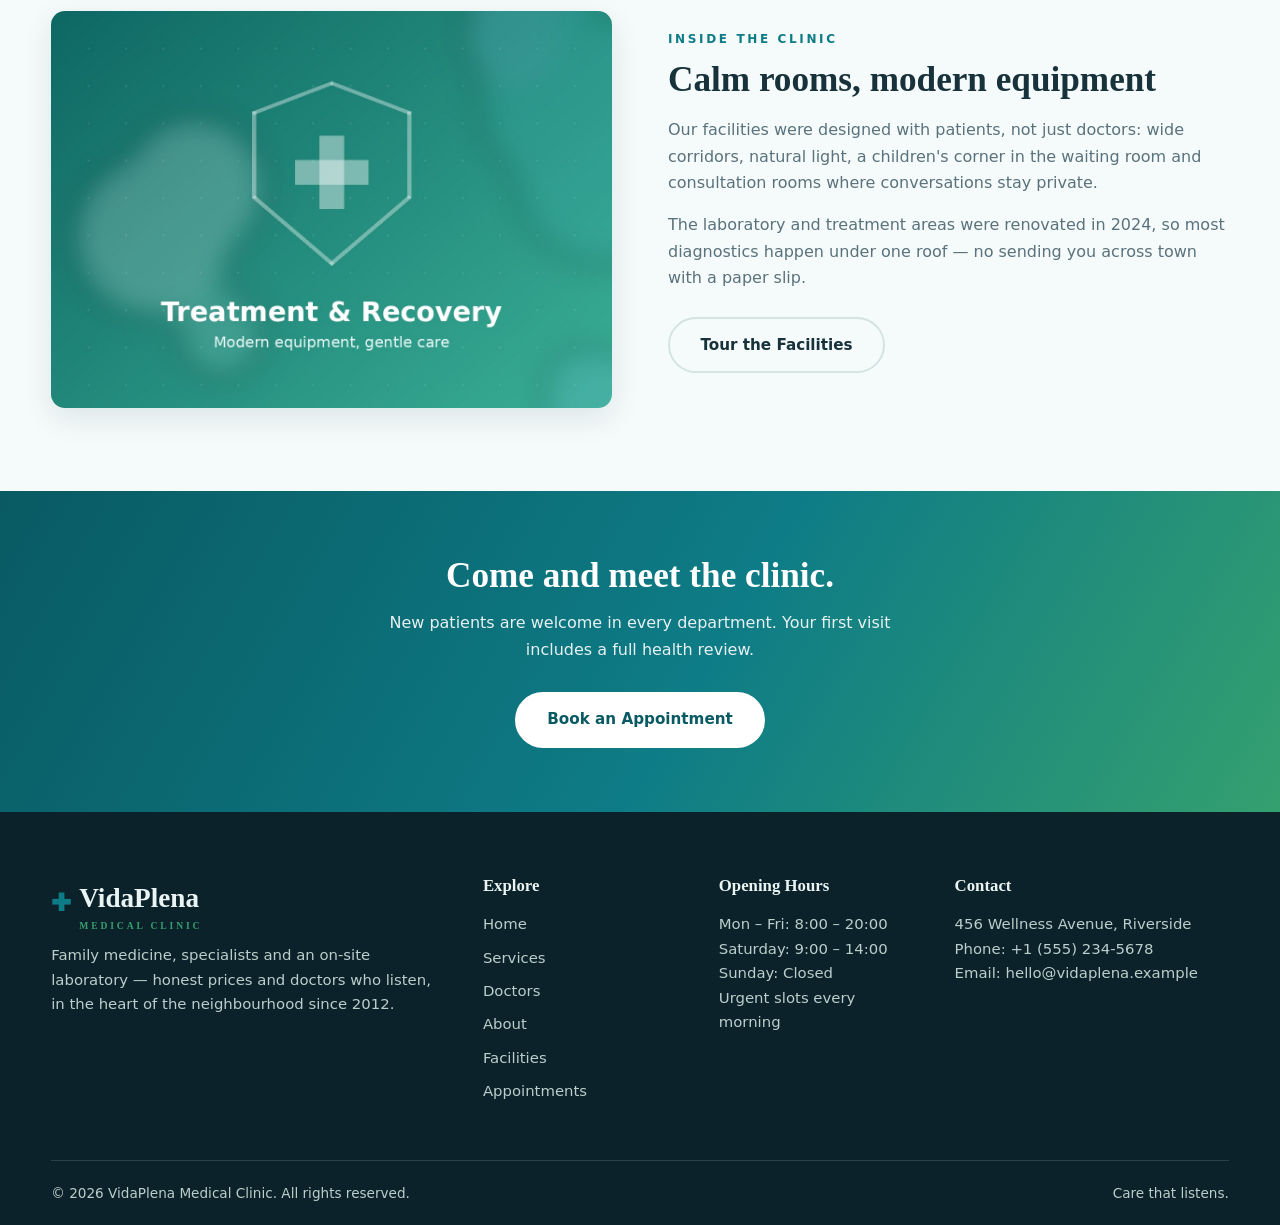
<file: clinica-template/about.html>
<!DOCTYPE html>
<html lang="en" data-theme="light">
<head>
  <meta charset="UTF-8">
  <meta name="viewport" content="width=device-width, initial-scale=1.0">
  <title>VidaPlena — Medical Clinic | About Us</title>
  <meta name="description" content="About VidaPlena: a family clinic founded in 2012 on listening, honest prices and follow-up that actually happens.">
  <link rel="stylesheet" href="css/style.css">
  <link rel="stylesheet" href="css/responsive.css">
</head>
<body>

  <!-- ================= Header ================= -->
  <header class="site-header">
    <div class="container header-inner">
      <a class="logo" href="index.html">
        <span class="logo-mark">✚</span>
        <span>VidaPlena<small>Medical Clinic</small></span>
      </a>
      <nav class="main-nav" aria-label="Main navigation">
        <ul>
          <li><a href="index.html">Home</a></li>
          <li><a href="services.html">Services</a></li>
          <li><a href="doctors.html">Doctors</a></li>
          <li><a href="about.html" class="active">About</a></li>
          <li><a href="facilities.html">Facilities</a></li>
          <li><a href="appointment.html">Contact</a></li>
        </ul>
      </nav>
      <div class="header-actions">
        <button class="theme-toggle" type="button" aria-label="Switch to dark mode">☾</button>
        <a class="btn btn-primary" href="appointment.html">Book Appointment</a>
        <button class="nav-toggle" type="button" aria-label="Toggle navigation" aria-expanded="false">☰</button>
      </div>
    </div>
  </header>

  <!-- ================= Page banner ================= -->
  <section class="page-banner">
    <div class="container">
      <div class="breadcrumb"><a href="index.html">Home</a> · About</div>
      <h1>About VidaPlena</h1>
      <p>A family clinic built on listening, since 2012.</p>
    </div>
  </section>

  <!-- ================= Story ================= -->
  <section class="section">
    <div class="container split">
      <div class="reveal">
        <span class="eyebrow">How it started</span>
        <h2>From two rooms to the neighbourhood's clinic</h2>
        <p>VidaPlena opened in 2012 with two consultation rooms, one nurse and a founding rule written on the wall: no patient leaves with an unanswered question. The idea was simple — listen first, publish every price, and follow up until the problem is actually solved.</p>
        <p>Today we run six departments and our own laboratory, and we see around twenty thousand patients a year. What hasn't changed is the rule on the wall: it still hangs in the reception area, and new staff still read it on their first day.</p>
        <div class="stats">
          <div class="stat"><strong>20k</strong><span>Patients a year</span></div>
          <div class="stat"><strong>98%</strong><span>Results on time</span></div>
          <div class="stat"><strong>4.9</strong><span>Average patient rating</span></div>
        </div>
      </div>
      <div class="reveal">
        <img class="rounded" src="assets/img/facility-reception.jpg" alt="The reception and welcome area at VidaPlena">
      </div>
    </div>
  </section>

  <!-- ================= Values ================= -->
  <section class="section alt">
    <div class="container">
      <div class="section-head reveal">
        <span class="eyebrow">What we believe</span>
        <h2>Three Things We Never Compromise</h2>
      </div>
      <div class="cards-grid">
        <div class="icon-card reveal">
          <div class="card-icon">👂</div>
          <h3>Listen First</h3>
          <p>Diagnosis starts with your story. Our appointments are booked long enough to hear all of it.</p>
        </div>
        <div class="icon-card reveal">
          <div class="card-icon">🧾</div>
          <h3>Honest Prices</h3>
          <p>Every service has a published price. If a test isn't necessary, we say so — and don't sell it.</p>
        </div>
        <div class="icon-card reveal">
          <div class="card-icon">🔁</div>
          <h3>Follow-Up That Happens</h3>
          <p>Results are explained, not just sent. We call you, in plain words, until the plan is clear.</p>
        </div>
      </div>
    </div>
  </section>

  <!-- ================= Story strip ================= -->
  <section class="section">
    <div class="container split">
      <div class="reveal">
        <img class="rounded" src="assets/img/facility-treatment.jpg" alt="Treatment and recovery area at VidaPlena">
      </div>
      <div class="reveal">
        <span class="eyebrow">Inside the clinic</span>
        <h2>Calm rooms, modern equipment</h2>
        <p>Our facilities were designed with patients, not just doctors: wide corridors, natural light, a children's corner in the waiting room and consultation rooms where conversations stay private.</p>
        <p>The laboratory and treatment areas were renovated in 2024, so most diagnostics happen under one roof — no sending you across town with a paper slip.</p>
        <p style="margin-top:1.6rem;"><a class="btn btn-outline" href="facilities.html">Tour the Facilities</a></p>
      </div>
    </div>
  </section>

  <!-- ================= CTA band ================= -->
  <section class="cta-band">
    <div class="container reveal">
      <h2>Come and meet the clinic.</h2>
      <p>New patients are welcome in every department. Your first visit includes a full health review.</p>
      <a class="btn" href="appointment.html">Book an Appointment</a>
    </div>
  </section>

  <!-- ================= Footer ================= -->
  <footer class="site-footer">
    <div class="container">
      <div class="footer-grid">
        <div>
          <a class="logo" href="index.html">
            <span class="logo-mark">✚</span>
            <span>VidaPlena<small>Medical Clinic</small></span>
          </a>
          <p>Family medicine, specialists and an on-site laboratory — honest prices and doctors who listen, in the heart of the neighbourhood since 2012.</p>
        </div>
        <div>
          <h4>Explore</h4>
          <ul class="footer-links">
            <li><a href="index.html">Home</a></li>
            <li><a href="services.html">Services</a></li>
            <li><a href="doctors.html">Doctors</a></li>
            <li><a href="about.html">About</a></li>
            <li><a href="facilities.html">Facilities</a></li>
            <li><a href="appointment.html">Appointments</a></li>
          </ul>
        </div>
        <div>
          <h4>Opening Hours</h4>
          <ul>
            <li>Mon – Fri: 8:00 – 20:00</li>
            <li>Saturday: 9:00 – 14:00</li>
            <li>Sunday: Closed</li>
            <li>Urgent slots every morning</li>
          </ul>
        </div>
        <div>
          <h4>Contact</h4>
          <p>456 Wellness Avenue, Riverside<br>
          Phone: +1 (555) 234-5678<br>
          Email: hello@vidaplena.example</p>
        </div>
      </div>
      <div class="footer-bottom">
        <span>© <span class="js-year">2026</span> VidaPlena Medical Clinic. All rights reserved.</span>
        <span>Care that listens.</span>
      </div>
    </div>
  </footer>

  <button class="back-to-top" type="button" aria-label="Back to top">↑</button>

  <script src="js/main.js"></script>
</body>
</html>
</file>
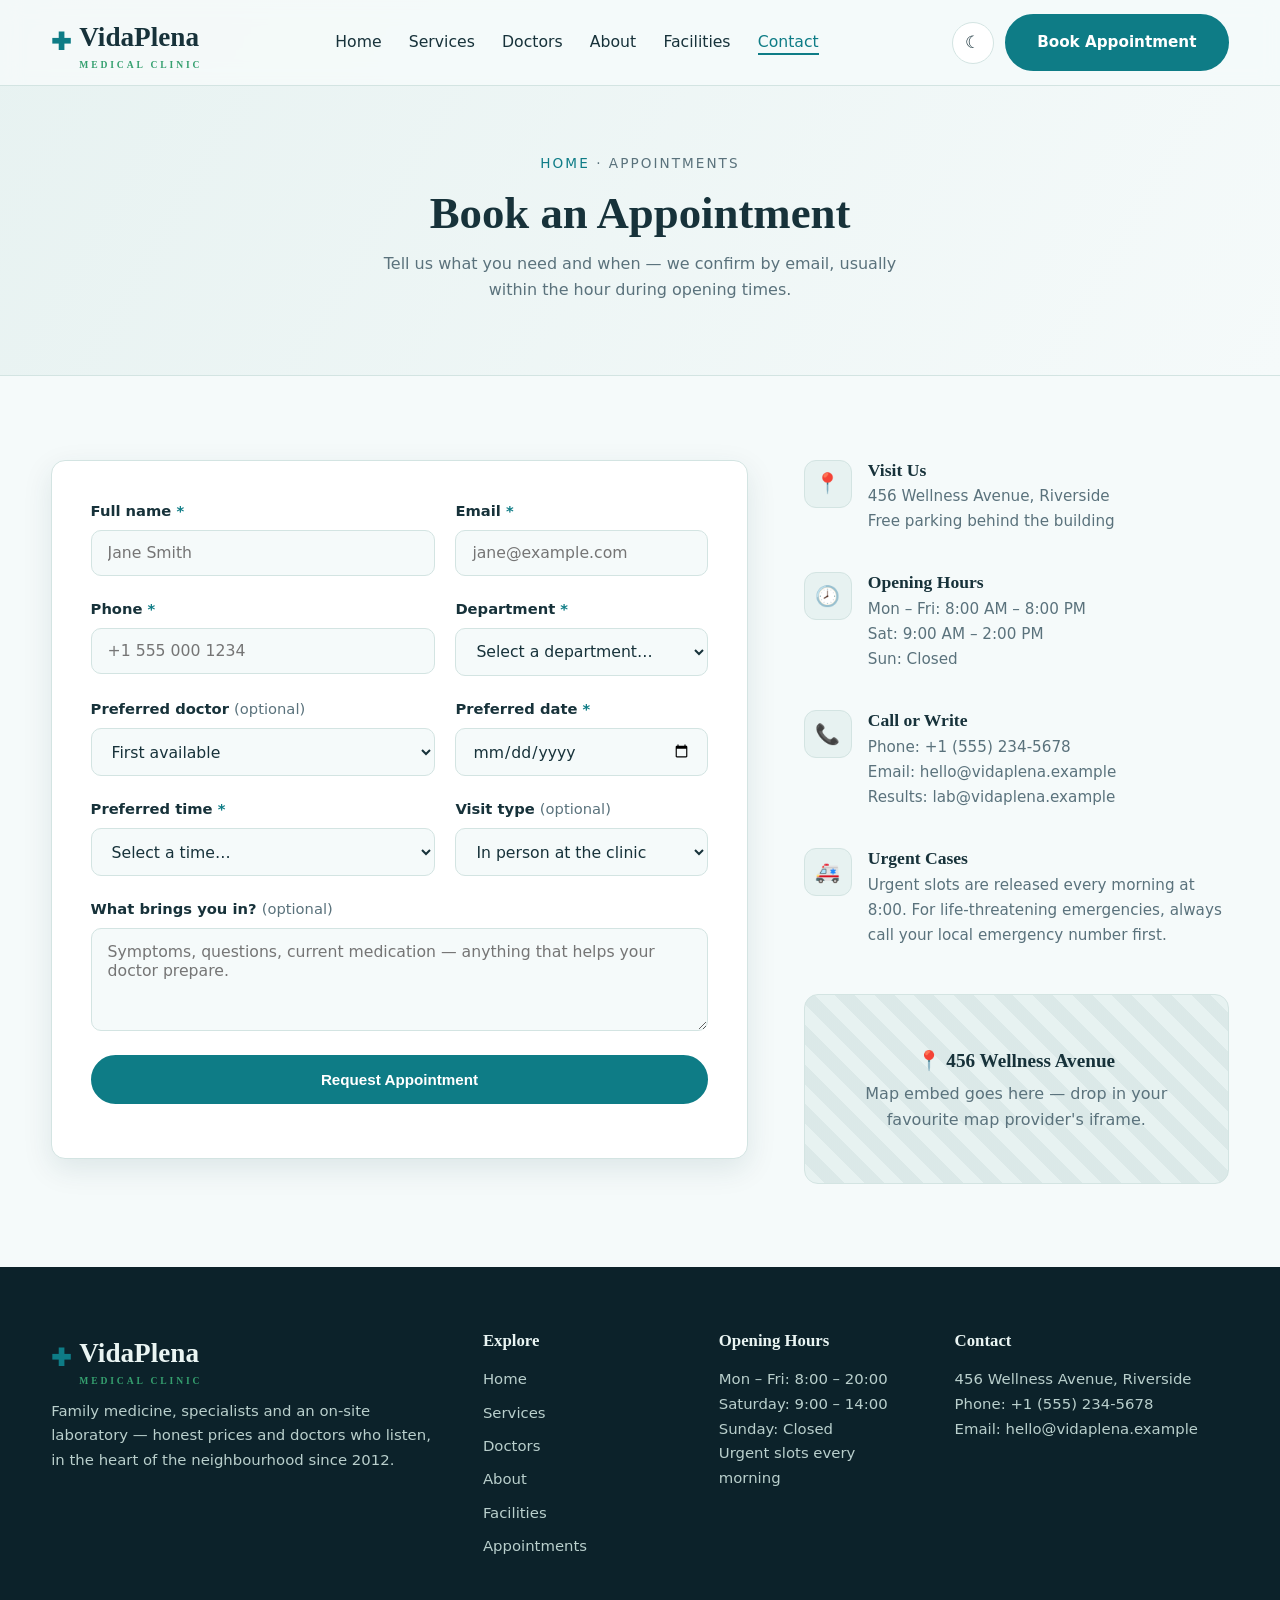
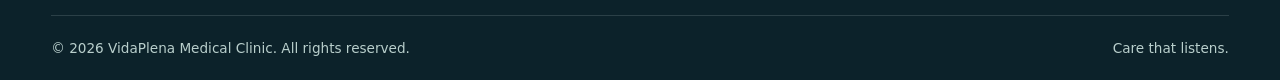
<file: clinica-template/appointment.html>
<!DOCTYPE html>
<html lang="en" data-theme="light">
<head>
  <meta charset="UTF-8">
  <meta name="viewport" content="width=device-width, initial-scale=1.0">
  <title>VidaPlena — Medical Clinic | Book an Appointment</title>
  <meta name="description" content="Book an appointment at VidaPlena in under a minute: choose a department, a doctor, a date and a time. Front-end form with client-side validation.">
  <link rel="stylesheet" href="css/style.css">
  <link rel="stylesheet" href="css/responsive.css">
</head>
<body>

  <!-- ================= Header ================= -->
  <header class="site-header">
    <div class="container header-inner">
      <a class="logo" href="index.html">
        <span class="logo-mark">✚</span>
        <span>VidaPlena<small>Medical Clinic</small></span>
      </a>
      <nav class="main-nav" aria-label="Main navigation">
        <ul>
          <li><a href="index.html">Home</a></li>
          <li><a href="services.html">Services</a></li>
          <li><a href="doctors.html">Doctors</a></li>
          <li><a href="about.html">About</a></li>
          <li><a href="facilities.html">Facilities</a></li>
          <li><a href="appointment.html" class="active">Contact</a></li>
        </ul>
      </nav>
      <div class="header-actions">
        <button class="theme-toggle" type="button" aria-label="Switch to dark mode">☾</button>
        <a class="btn btn-primary" href="appointment.html">Book Appointment</a>
        <button class="nav-toggle" type="button" aria-label="Toggle navigation" aria-expanded="false">☰</button>
      </div>
    </div>
  </header>

  <!-- ================= Page banner ================= -->
  <section class="page-banner">
    <div class="container">
      <div class="breadcrumb"><a href="index.html">Home</a> · Appointments</div>
      <h1>Book an Appointment</h1>
      <p>Tell us what you need and when — we confirm by email, usually within the hour during opening times.</p>
    </div>
  </section>

  <!-- ================= Appointment form + contact info ================= -->
  <section class="section">
    <div class="container split" style="grid-template-columns: 1.6fr 1fr; align-items: start;">

      <!-- Appointment form (client-side validation in js/form.js) -->
      <div class="form-card reveal">
        <form id="appointment-form" novalidate>
          <div class="form-grid">
            <div class="form-group">
              <label for="name">Full name <span class="required">*</span></label>
              <input type="text" id="name" name="name" placeholder="Jane Smith" required>
              <span class="error-msg">Please enter your name.</span>
            </div>
            <div class="form-group">
              <label for="email">Email <span class="required">*</span></label>
              <input type="email" id="email" name="email" placeholder="jane@example.com" required>
              <span class="error-msg">Please enter a valid email address.</span>
            </div>
            <div class="form-group">
              <label for="phone">Phone <span class="required">*</span></label>
              <input type="tel" id="phone" name="phone" placeholder="+1 555 000 1234" required>
              <span class="error-msg">Please enter a valid phone number (7+ digits).</span>
            </div>
            <div class="form-group">
              <label for="department">Department <span class="required">*</span></label>
              <select id="department" name="department" required>
                <option value="">Select a department…</option>
                <option>Family Medicine</option>
                <option>Cardiology</option>
                <option>Pediatrics</option>
                <option>Dermatology</option>
                <option>Internal Medicine</option>
                <option>Physiotherapy</option>
                <option>Laboratory &amp; Diagnostics</option>
                <option>Not sure — advise me</option>
              </select>
              <span class="error-msg">Please select a department.</span>
            </div>
            <div class="form-group">
              <label for="doctor">Preferred doctor <span style="color:var(--text-soft); font-weight:400;">(optional)</span></label>
              <select id="doctor" name="doctor">
                <option value="">First available</option>
                <option>Dr. Sarah Mitchell — Family Medicine</option>
                <option>Dr. James Carter — Cardiology</option>
                <option>Dr. Emily Chen — Pediatrics</option>
                <option>Dr. David Osei — Dermatology</option>
                <option>Dr. Anna Rossi — Internal Medicine</option>
                <option>Dr. Michael Novak — Physiotherapy</option>
              </select>
            </div>
            <div class="form-group">
              <label for="date">Preferred date <span class="required">*</span></label>
              <input type="date" id="date" name="date" required>
              <span class="error-msg">Please choose a date that is not in the past.</span>
            </div>
            <div class="form-group">
              <label for="time">Preferred time <span class="required">*</span></label>
              <select id="time" name="time" required>
                <option value="">Select a time…</option>
                <option>08:00</option><option>09:00</option><option>10:00</option>
                <option>11:00</option><option>12:00</option><option>14:00</option>
                <option>15:00</option><option>16:00</option><option>17:00</option>
                <option>18:00</option><option>19:00</option>
              </select>
              <span class="error-msg">Please select a time.</span>
            </div>
            <div class="form-group">
              <label for="visit-type">Visit type <span style="color:var(--text-soft); font-weight:400;">(optional)</span></label>
              <select id="visit-type" name="visit-type">
                <option value="">In person at the clinic</option>
                <option>First visit</option>
                <option>Follow-up</option>
                <option>Test results review</option>
                <option>Home visit</option>
              </select>
            </div>
            <div class="form-group full">
              <label for="notes">What brings you in? <span style="color:var(--text-soft); font-weight:400;">(optional)</span></label>
              <textarea id="notes" name="notes" rows="4" placeholder="Symptoms, questions, current medication — anything that helps your doctor prepare."></textarea>
            </div>
          </div>
          <p style="margin-top:1.5rem;">
            <button class="btn btn-primary" type="submit" style="width:100%;">Request Appointment</button>
          </p>
          <div class="form-success" role="status">
            ✔ Thank you! Your appointment request was received. We will confirm by email within one hour during opening times.
          </div>
        </form>
      </div>

      <!-- Contact information -->
      <div class="contact-info reveal">
        <div class="info-block">
          <div class="info-icon">📍</div>
          <div>
            <h3>Visit Us</h3>
            <p>456 Wellness Avenue, Riverside<br>Free parking behind the building</p>
          </div>
        </div>
        <div class="info-block">
          <div class="info-icon">🕗</div>
          <div>
            <h3>Opening Hours</h3>
            <p>Mon – Fri: 8:00 AM – 8:00 PM<br>Sat: 9:00 AM – 2:00 PM<br>Sun: Closed</p>
          </div>
        </div>
        <div class="info-block">
          <div class="info-icon">📞</div>
          <div>
            <h3>Call or Write</h3>
            <p>Phone: +1 (555) 234-5678<br>Email: hello@vidaplena.example<br>Results: lab@vidaplena.example</p>
          </div>
        </div>
        <div class="info-block">
          <div class="info-icon">🚑</div>
          <div>
            <h3>Urgent Cases</h3>
            <p>Urgent slots are released every morning at 8:00. For life-threatening emergencies, always call your local emergency number first.</p>
          </div>
        </div>
        <!-- Map placeholder: replace with an embedded map iframe if you wish -->
        <div class="map-placeholder">
          <div>
            <strong>📍 456 Wellness Avenue</strong>
            Map embed goes here — drop in your favourite map provider's iframe.
          </div>
        </div>
      </div>

    </div>
  </section>

  <!-- ================= Footer ================= -->
  <footer class="site-footer">
    <div class="container">
      <div class="footer-grid">
        <div>
          <a class="logo" href="index.html">
            <span class="logo-mark">✚</span>
            <span>VidaPlena<small>Medical Clinic</small></span>
          </a>
          <p>Family medicine, specialists and an on-site laboratory — honest prices and doctors who listen, in the heart of the neighbourhood since 2012.</p>
        </div>
        <div>
          <h4>Explore</h4>
          <ul class="footer-links">
            <li><a href="index.html">Home</a></li>
            <li><a href="services.html">Services</a></li>
            <li><a href="doctors.html">Doctors</a></li>
            <li><a href="about.html">About</a></li>
            <li><a href="facilities.html">Facilities</a></li>
            <li><a href="appointment.html">Appointments</a></li>
          </ul>
        </div>
        <div>
          <h4>Opening Hours</h4>
          <ul>
            <li>Mon – Fri: 8:00 – 20:00</li>
            <li>Saturday: 9:00 – 14:00</li>
            <li>Sunday: Closed</li>
            <li>Urgent slots every morning</li>
          </ul>
        </div>
        <div>
          <h4>Contact</h4>
          <p>456 Wellness Avenue, Riverside<br>
          Phone: +1 (555) 234-5678<br>
          Email: hello@vidaplena.example</p>
        </div>
      </div>
      <div class="footer-bottom">
        <span>© <span class="js-year">2026</span> VidaPlena Medical Clinic. All rights reserved.</span>
        <span>Care that listens.</span>
      </div>
    </div>
  </footer>

  <button class="back-to-top" type="button" aria-label="Back to top">↑</button>

  <script src="js/main.js"></script>
  <script src="js/form.js"></script>
</body>
</html>
</file>
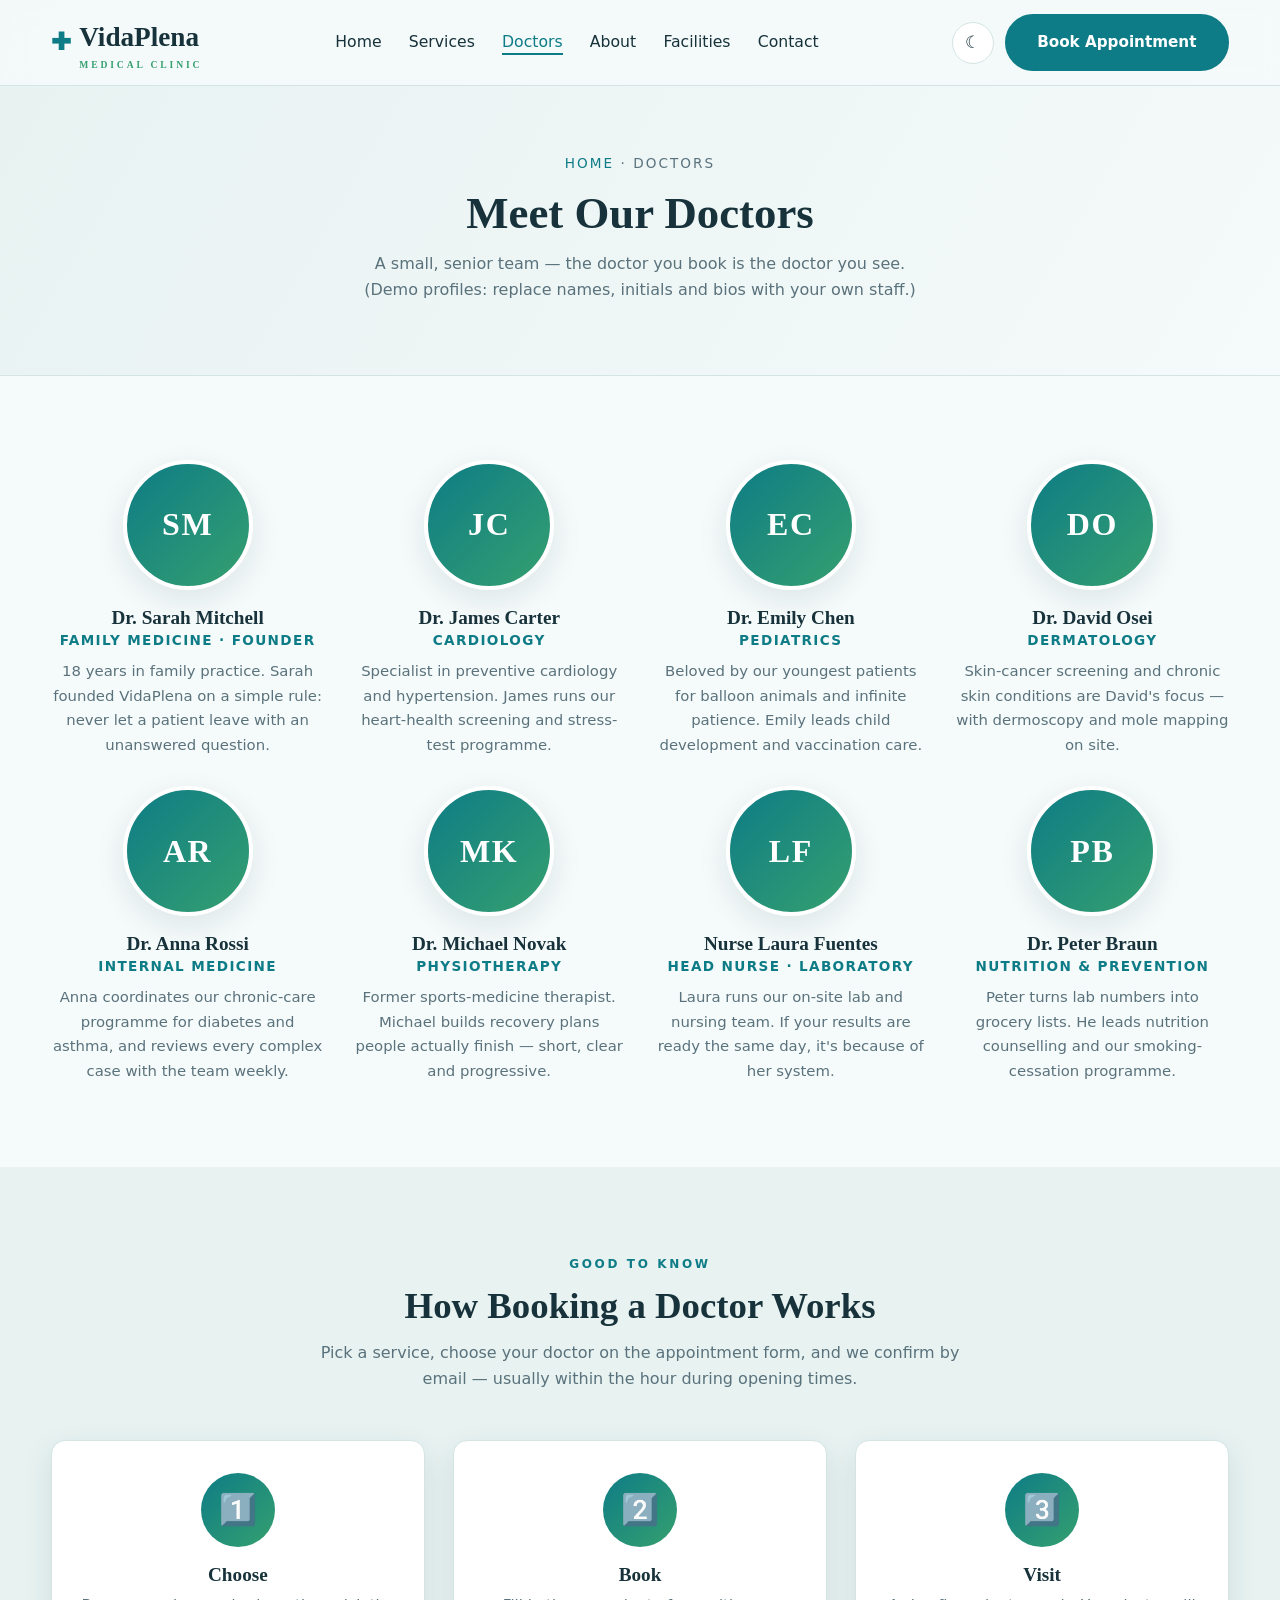
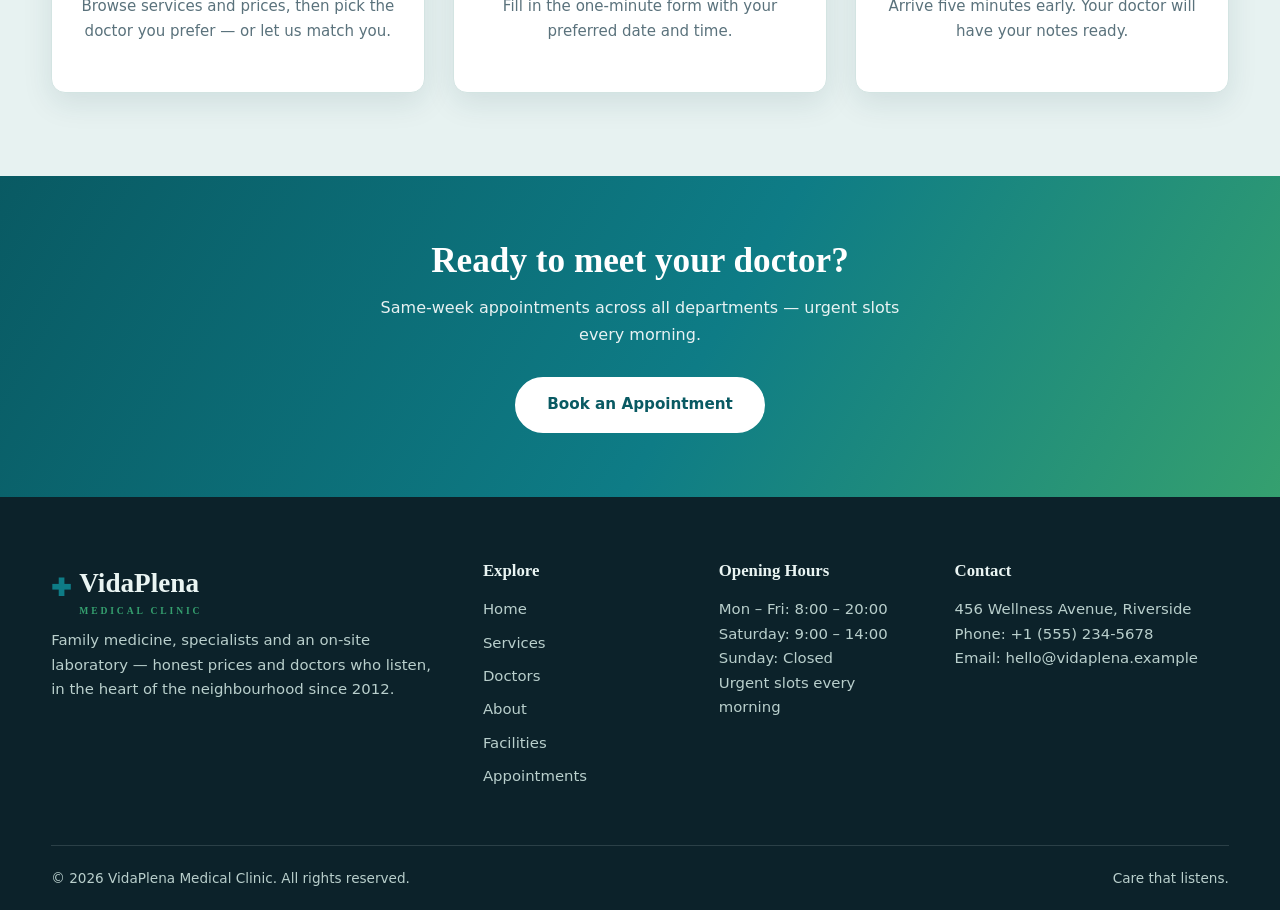
<file: clinica-template/doctors.html>
<!DOCTYPE html>
<html lang="en" data-theme="light">
<head>
  <meta charset="UTF-8">
  <meta name="viewport" content="width=device-width, initial-scale=1.0">
  <title>VidaPlena — Medical Clinic | Our Doctors</title>
  <meta name="description" content="Meet the VidaPlena team: family medicine, cardiology, pediatrics and dermatology specialists. Placeholder profiles — replace with your own staff.">
  <link rel="stylesheet" href="css/style.css">
  <link rel="stylesheet" href="css/responsive.css">
</head>
<body>

  <!-- ================= Header ================= -->
  <header class="site-header">
    <div class="container header-inner">
      <a class="logo" href="index.html">
        <span class="logo-mark">✚</span>
        <span>VidaPlena<small>Medical Clinic</small></span>
      </a>
      <nav class="main-nav" aria-label="Main navigation">
        <ul>
          <li><a href="index.html">Home</a></li>
          <li><a href="services.html">Services</a></li>
          <li><a href="doctors.html" class="active">Doctors</a></li>
          <li><a href="about.html">About</a></li>
          <li><a href="facilities.html">Facilities</a></li>
          <li><a href="appointment.html">Contact</a></li>
        </ul>
      </nav>
      <div class="header-actions">
        <button class="theme-toggle" type="button" aria-label="Switch to dark mode">☾</button>
        <a class="btn btn-primary" href="appointment.html">Book Appointment</a>
        <button class="nav-toggle" type="button" aria-label="Toggle navigation" aria-expanded="false">☰</button>
      </div>
    </div>
  </header>

  <!-- ================= Page banner ================= -->
  <section class="page-banner">
    <div class="container">
      <div class="breadcrumb"><a href="index.html">Home</a> · Doctors</div>
      <h1>Meet Our Doctors</h1>
      <p>A small, senior team — the doctor you book is the doctor you see. (Demo profiles: replace names, initials and bios with your own staff.)</p>
    </div>
  </section>

  <!-- ================= Doctors grid =================
       Avatars are CSS initial circles on purpose: no stock photos,
       no fake faces. Swap a circle for an <img> if you have real
       staff photos with permission. -->
  <section class="section">
    <div class="container">
      <div class="team-grid">
        <div class="team-card reveal">
          <div class="avatar">SM</div>
          <h3>Dr. Sarah Mitchell</h3>
          <div class="role">Family Medicine · Founder</div>
          <p>18 years in family practice. Sarah founded VidaPlena on a simple rule: never let a patient leave with an unanswered question.</p>
        </div>
        <div class="team-card reveal">
          <div class="avatar">JC</div>
          <h3>Dr. James Carter</h3>
          <div class="role">Cardiology</div>
          <p>Specialist in preventive cardiology and hypertension. James runs our heart-health screening and stress-test programme.</p>
        </div>
        <div class="team-card reveal">
          <div class="avatar">EC</div>
          <h3>Dr. Emily Chen</h3>
          <div class="role">Pediatrics</div>
          <p>Beloved by our youngest patients for balloon animals and infinite patience. Emily leads child development and vaccination care.</p>
        </div>
        <div class="team-card reveal">
          <div class="avatar">DO</div>
          <h3>Dr. David Osei</h3>
          <div class="role">Dermatology</div>
          <p>Skin-cancer screening and chronic skin conditions are David's focus — with dermoscopy and mole mapping on site.</p>
        </div>
        <div class="team-card reveal">
          <div class="avatar">AR</div>
          <h3>Dr. Anna Rossi</h3>
          <div class="role">Internal Medicine</div>
          <p>Anna coordinates our chronic-care programme for diabetes and asthma, and reviews every complex case with the team weekly.</p>
        </div>
        <div class="team-card reveal">
          <div class="avatar">MK</div>
          <h3>Dr. Michael Novak</h3>
          <div class="role">Physiotherapy</div>
          <p>Former sports-medicine therapist. Michael builds recovery plans people actually finish — short, clear and progressive.</p>
        </div>
        <div class="team-card reveal">
          <div class="avatar">LF</div>
          <h3>Nurse Laura Fuentes</h3>
          <div class="role">Head Nurse · Laboratory</div>
          <p>Laura runs our on-site lab and nursing team. If your results are ready the same day, it's because of her system.</p>
        </div>
        <div class="team-card reveal">
          <div class="avatar">PB</div>
          <h3>Dr. Peter Braun</h3>
          <div class="role">Nutrition &amp; Prevention</div>
          <p>Peter turns lab numbers into grocery lists. He leads nutrition counselling and our smoking-cessation programme.</p>
        </div>
      </div>
    </div>
  </section>

  <!-- ================= Join banner strip ================= -->
  <section class="section alt">
    <div class="container">
      <div class="section-head reveal">
        <span class="eyebrow">Good to know</span>
        <h2>How Booking a Doctor Works</h2>
        <p>Pick a service, choose your doctor on the appointment form, and we confirm by email — usually within the hour during opening times.</p>
      </div>
      <div class="cards-grid">
        <div class="icon-card reveal">
          <div class="card-icon">1️⃣</div>
          <h3>Choose</h3>
          <p>Browse services and prices, then pick the doctor you prefer — or let us match you.</p>
        </div>
        <div class="icon-card reveal">
          <div class="card-icon">2️⃣</div>
          <h3>Book</h3>
          <p>Fill in the one-minute form with your preferred date and time.</p>
        </div>
        <div class="icon-card reveal">
          <div class="card-icon">3️⃣</div>
          <h3>Visit</h3>
          <p>Arrive five minutes early. Your doctor will have your notes ready.</p>
        </div>
      </div>
    </div>
  </section>

  <!-- ================= CTA band ================= -->
  <section class="cta-band">
    <div class="container reveal">
      <h2>Ready to meet your doctor?</h2>
      <p>Same-week appointments across all departments — urgent slots every morning.</p>
      <a class="btn" href="appointment.html">Book an Appointment</a>
    </div>
  </section>

  <!-- ================= Footer ================= -->
  <footer class="site-footer">
    <div class="container">
      <div class="footer-grid">
        <div>
          <a class="logo" href="index.html">
            <span class="logo-mark">✚</span>
            <span>VidaPlena<small>Medical Clinic</small></span>
          </a>
          <p>Family medicine, specialists and an on-site laboratory — honest prices and doctors who listen, in the heart of the neighbourhood since 2012.</p>
        </div>
        <div>
          <h4>Explore</h4>
          <ul class="footer-links">
            <li><a href="index.html">Home</a></li>
            <li><a href="services.html">Services</a></li>
            <li><a href="doctors.html">Doctors</a></li>
            <li><a href="about.html">About</a></li>
            <li><a href="facilities.html">Facilities</a></li>
            <li><a href="appointment.html">Appointments</a></li>
          </ul>
        </div>
        <div>
          <h4>Opening Hours</h4>
          <ul>
            <li>Mon – Fri: 8:00 – 20:00</li>
            <li>Saturday: 9:00 – 14:00</li>
            <li>Sunday: Closed</li>
            <li>Urgent slots every morning</li>
          </ul>
        </div>
        <div>
          <h4>Contact</h4>
          <p>456 Wellness Avenue, Riverside<br>
          Phone: +1 (555) 234-5678<br>
          Email: hello@vidaplena.example</p>
        </div>
      </div>
      <div class="footer-bottom">
        <span>© <span class="js-year">2026</span> VidaPlena Medical Clinic. All rights reserved.</span>
        <span>Care that listens.</span>
      </div>
    </div>
  </footer>

  <button class="back-to-top" type="button" aria-label="Back to top">↑</button>

  <script src="js/main.js"></script>
</body>
</html>
</file>
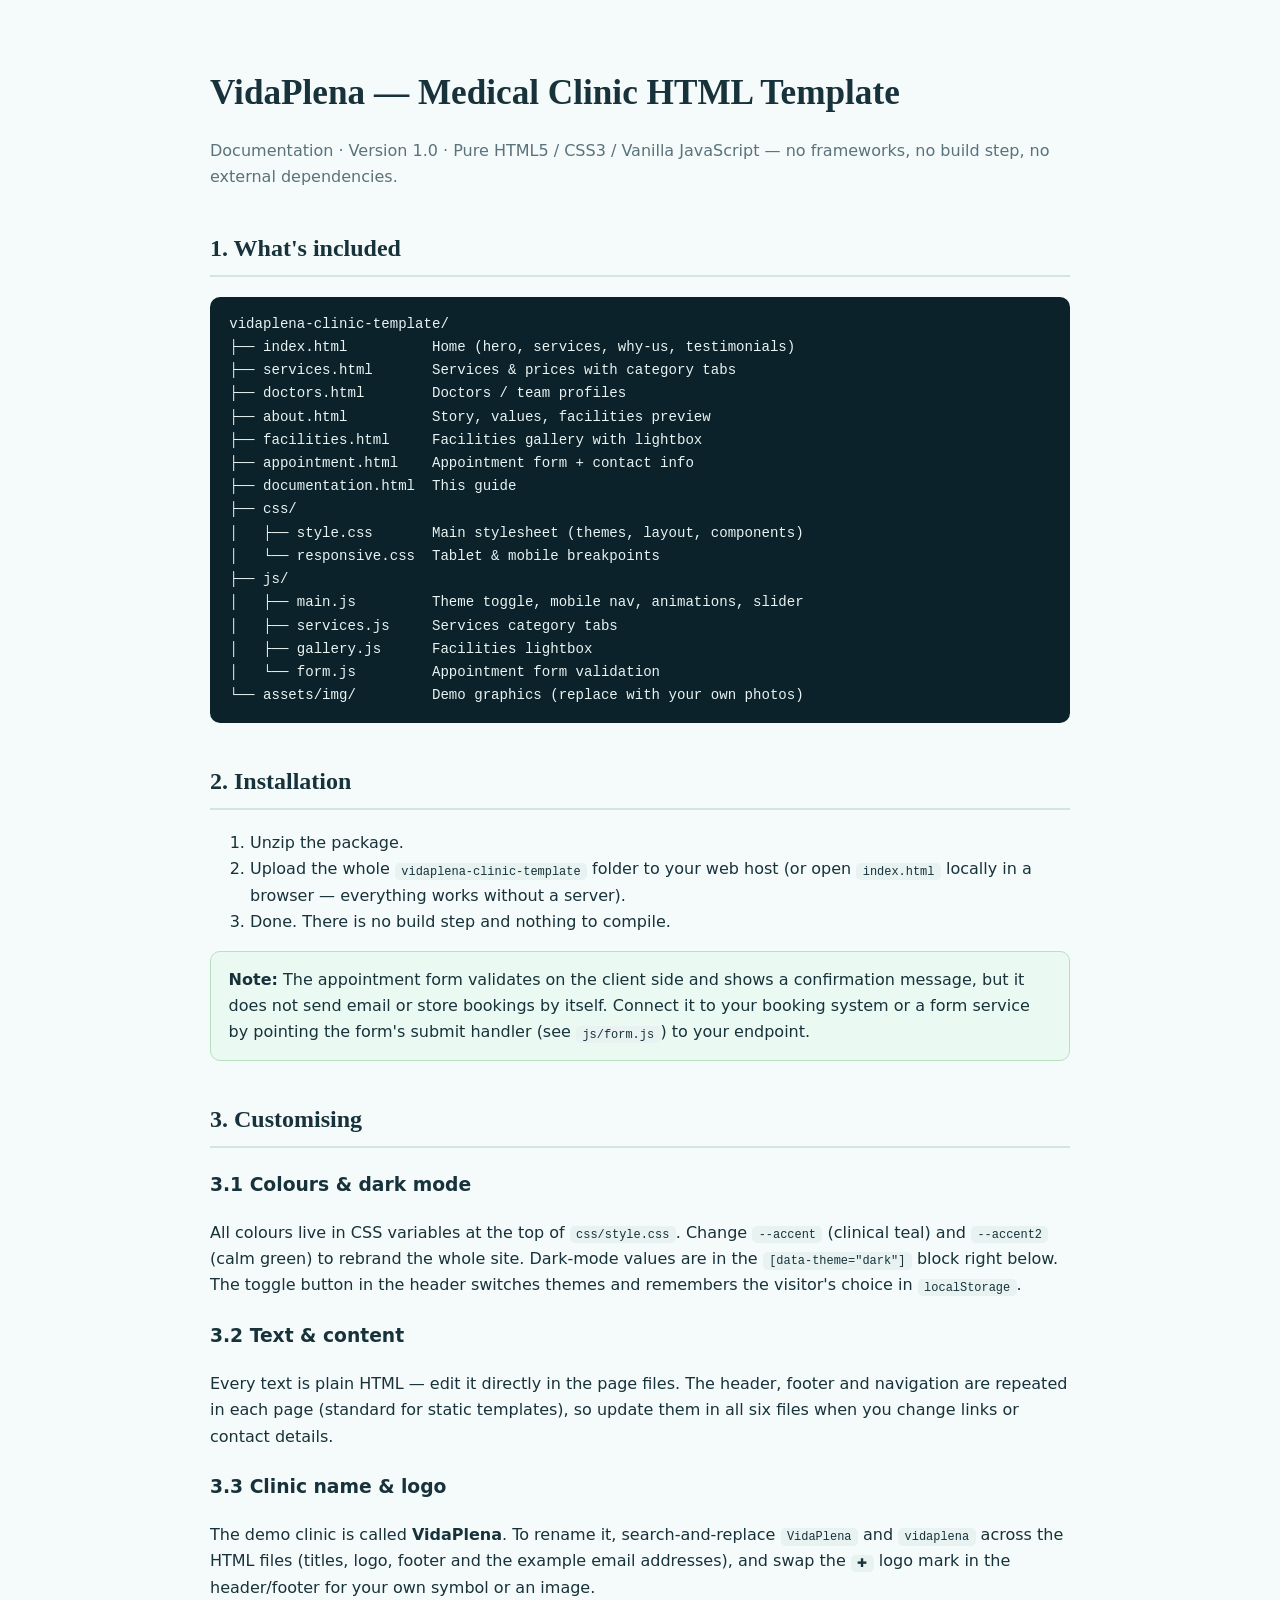
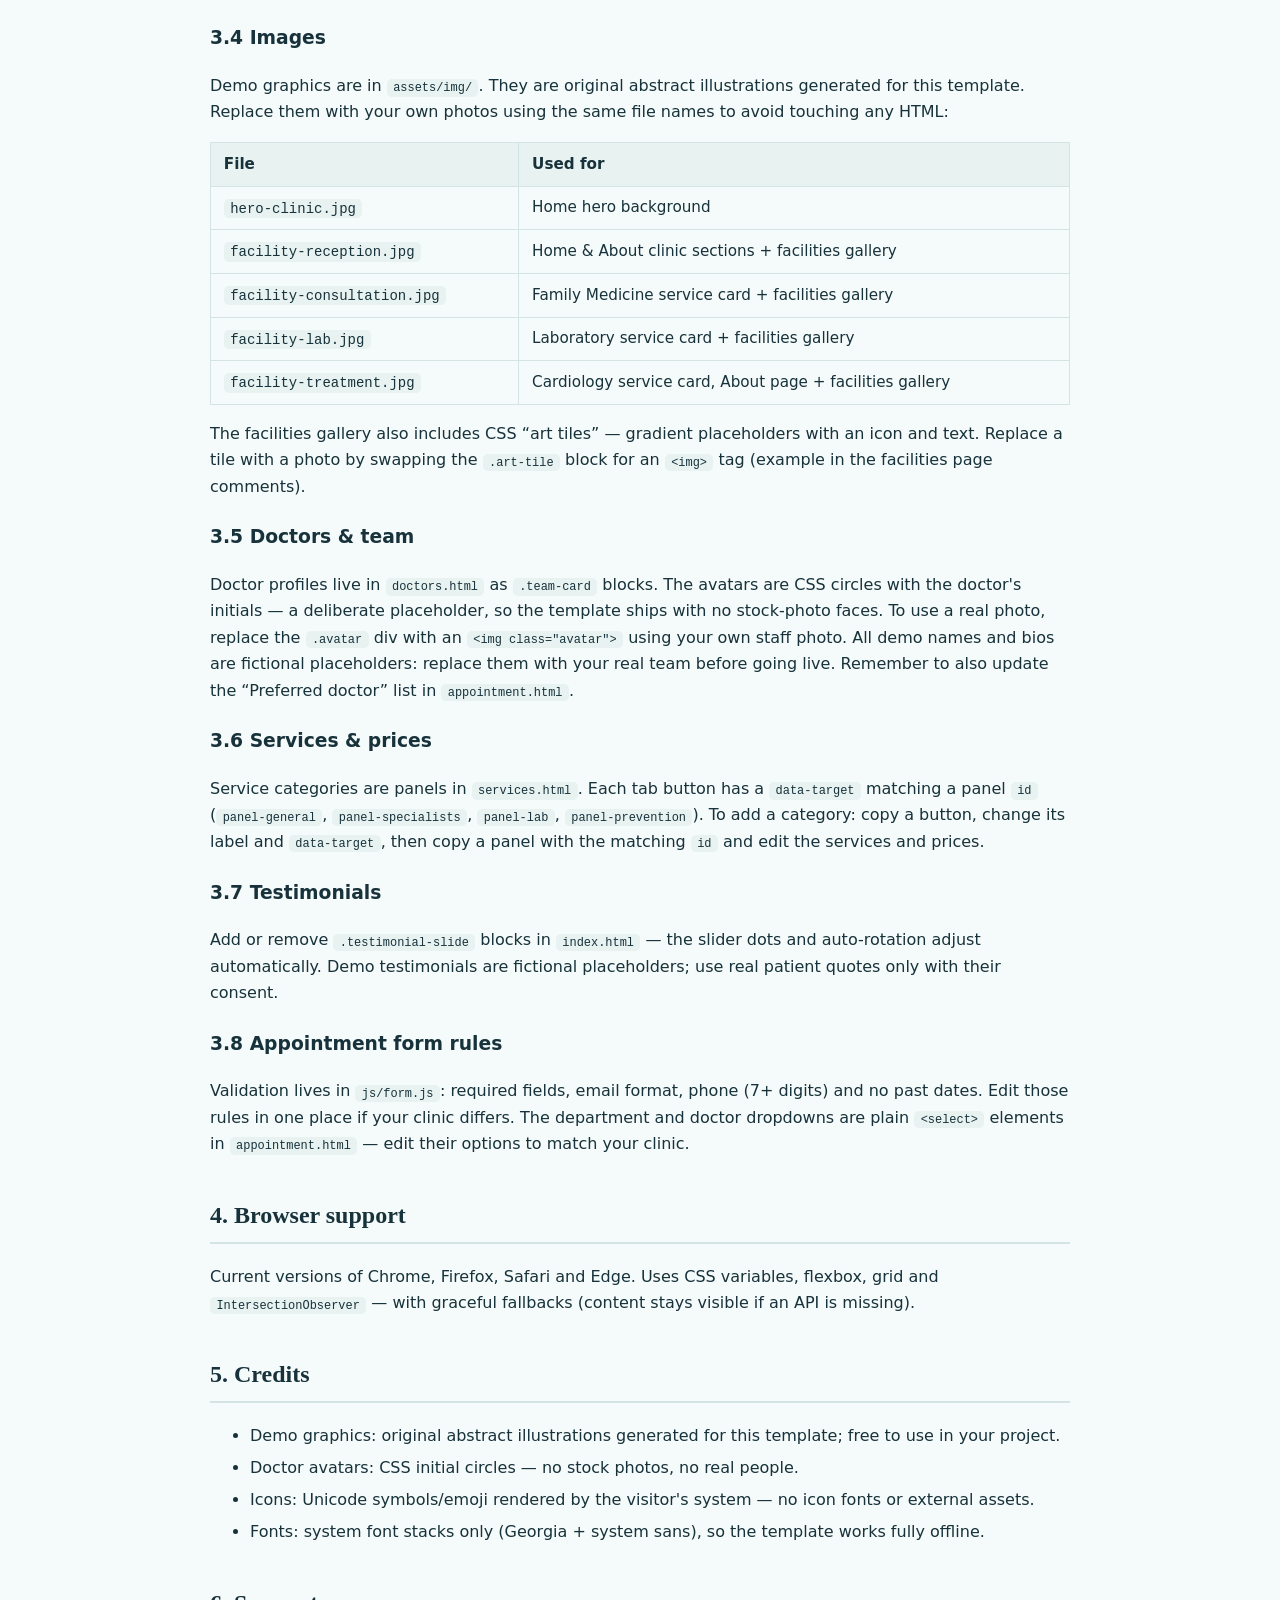
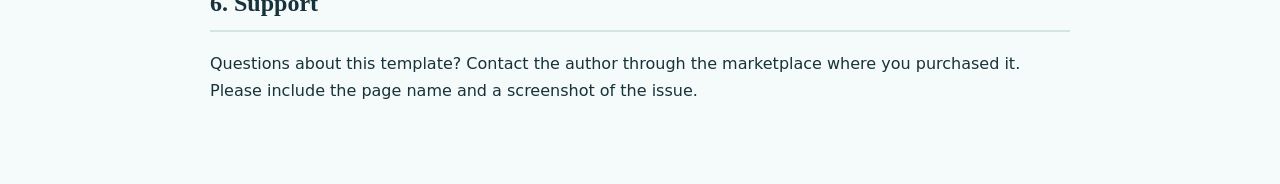
<file: clinica-template/documentation.html>
<!DOCTYPE html>
<html lang="en">
<head>
<meta charset="UTF-8">
<meta name="viewport" content="width=device-width, initial-scale=1.0">
<title>VidaPlena — Medical Clinic Template · Documentation</title>
<style>
  body { font-family: "Segoe UI", system-ui, Arial, sans-serif; line-height: 1.65; color: #17323a; background: #f5fafa; margin: 0; }
  .wrap { max-width: 860px; margin: 0 auto; padding: 2.5rem 1.2rem 4rem; }
  h1 { font-family: Georgia, serif; font-size: 2.2rem; margin-bottom: 0.2rem; }
  h2 { font-family: Georgia, serif; margin-top: 2.4rem; border-bottom: 2px solid #d3e4e2; padding-bottom: 0.4rem; }
  h3 { margin-top: 1.4rem; }
  code { background: #e7f2f1; padding: 0.1rem 0.4rem; border-radius: 5px; font-size: 0.92em; }
  pre { background: #0c222a; color: #e8f3f2; padding: 1rem 1.2rem; border-radius: 10px; overflow-x: auto; font-size: 0.88rem; }
  .muted { color: #5a727c; }
  .note { background: #eafaf2; border: 1px solid #b7dfc2; border-radius: 10px; padding: 0.9rem 1.1rem; }
  table { border-collapse: collapse; width: 100%; margin: 1rem 0; }
  th, td { border: 1px solid #d3e4e2; padding: 0.55rem 0.8rem; text-align: left; font-size: 0.95rem; }
  th { background: #e7f2f1; }
  ul li { margin-bottom: 0.35rem; }
</style>
</head>
<body>
<div class="wrap">

  <h1>VidaPlena — Medical Clinic HTML Template</h1>
  <p class="muted">Documentation · Version 1.0 · Pure HTML5 / CSS3 / Vanilla JavaScript — no frameworks, no build step, no external dependencies.</p>

  <h2>1. What's included</h2>
  <pre>vidaplena-clinic-template/
├── index.html          Home (hero, services, why-us, testimonials)
├── services.html       Services &amp; prices with category tabs
├── doctors.html        Doctors / team profiles
├── about.html          Story, values, facilities preview
├── facilities.html     Facilities gallery with lightbox
├── appointment.html    Appointment form + contact info
├── documentation.html  This guide
├── css/
│   ├── style.css       Main stylesheet (themes, layout, components)
│   └── responsive.css  Tablet &amp; mobile breakpoints
├── js/
│   ├── main.js         Theme toggle, mobile nav, animations, slider
│   ├── services.js     Services category tabs
│   ├── gallery.js      Facilities lightbox
│   └── form.js         Appointment form validation
└── assets/img/         Demo graphics (replace with your own photos)</pre>

  <h2>2. Installation</h2>
  <ol>
    <li>Unzip the package.</li>
    <li>Upload the whole <code>vidaplena-clinic-template</code> folder to your web host (or open <code>index.html</code> locally in a browser — everything works without a server).</li>
    <li>Done. There is no build step and nothing to compile.</li>
  </ol>
  <p class="note"><strong>Note:</strong> The appointment form validates on the client side and shows a confirmation message, but it does not send email or store bookings by itself. Connect it to your booking system or a form service by pointing the form's submit handler (see <code>js/form.js</code>) to your endpoint.</p>

  <h2>3. Customising</h2>

  <h3>3.1 Colours &amp; dark mode</h3>
  <p>All colours live in CSS variables at the top of <code>css/style.css</code>. Change <code>--accent</code> (clinical teal) and <code>--accent2</code> (calm green) to rebrand the whole site. Dark-mode values are in the <code>[data-theme="dark"]</code> block right below. The toggle button in the header switches themes and remembers the visitor's choice in <code>localStorage</code>.</p>

  <h3>3.2 Text &amp; content</h3>
  <p>Every text is plain HTML — edit it directly in the page files. The header, footer and navigation are repeated in each page (standard for static templates), so update them in all six files when you change links or contact details.</p>

  <h3>3.3 Clinic name &amp; logo</h3>
  <p>The demo clinic is called <strong>VidaPlena</strong>. To rename it, search-and-replace <code>VidaPlena</code> and <code>vidaplena</code> across the HTML files (titles, logo, footer and the example email addresses), and swap the <code>✚</code> logo mark in the header/footer for your own symbol or an image.</p>

  <h3>3.4 Images</h3>
  <p>Demo graphics are in <code>assets/img/</code>. They are original abstract illustrations generated for this template. Replace them with your own photos using the same file names to avoid touching any HTML:</p>
  <table>
    <tr><th>File</th><th>Used for</th></tr>
    <tr><td><code>hero-clinic.jpg</code></td><td>Home hero background</td></tr>
    <tr><td><code>facility-reception.jpg</code></td><td>Home &amp; About clinic sections + facilities gallery</td></tr>
    <tr><td><code>facility-consultation.jpg</code></td><td>Family Medicine service card + facilities gallery</td></tr>
    <tr><td><code>facility-lab.jpg</code></td><td>Laboratory service card + facilities gallery</td></tr>
    <tr><td><code>facility-treatment.jpg</code></td><td>Cardiology service card, About page + facilities gallery</td></tr>
  </table>
  <p>The facilities gallery also includes CSS “art tiles” — gradient placeholders with an icon and text. Replace a tile with a photo by swapping the <code>.art-tile</code> block for an <code>&lt;img&gt;</code> tag (example in the facilities page comments).</p>

  <h3>3.5 Doctors &amp; team</h3>
  <p>Doctor profiles live in <code>doctors.html</code> as <code>.team-card</code> blocks. The avatars are CSS circles with the doctor's initials — a deliberate placeholder, so the template ships with no stock-photo faces. To use a real photo, replace the <code>.avatar</code> div with an <code>&lt;img class="avatar"&gt;</code> using your own staff photo. All demo names and bios are fictional placeholders: replace them with your real team before going live. Remember to also update the “Preferred doctor” list in <code>appointment.html</code>.</p>

  <h3>3.6 Services &amp; prices</h3>
  <p>Service categories are panels in <code>services.html</code>. Each tab button has a <code>data-target</code> matching a panel <code>id</code> (<code>panel-general</code>, <code>panel-specialists</code>, <code>panel-lab</code>, <code>panel-prevention</code>). To add a category: copy a button, change its label and <code>data-target</code>, then copy a panel with the matching <code>id</code> and edit the services and prices.</p>

  <h3>3.7 Testimonials</h3>
  <p>Add or remove <code>.testimonial-slide</code> blocks in <code>index.html</code> — the slider dots and auto-rotation adjust automatically. Demo testimonials are fictional placeholders; use real patient quotes only with their consent.</p>

  <h3>3.8 Appointment form rules</h3>
  <p>Validation lives in <code>js/form.js</code>: required fields, email format, phone (7+ digits) and no past dates. Edit those rules in one place if your clinic differs. The department and doctor dropdowns are plain <code>&lt;select&gt;</code> elements in <code>appointment.html</code> — edit their options to match your clinic.</p>

  <h2>4. Browser support</h2>
  <p>Current versions of Chrome, Firefox, Safari and Edge. Uses CSS variables, flexbox, grid and <code>IntersectionObserver</code> — with graceful fallbacks (content stays visible if an API is missing).</p>

  <h2>5. Credits</h2>
  <ul>
    <li>Demo graphics: original abstract illustrations generated for this template; free to use in your project.</li>
    <li>Doctor avatars: CSS initial circles — no stock photos, no real people.</li>
    <li>Icons: Unicode symbols/emoji rendered by the visitor's system — no icon fonts or external assets.</li>
    <li>Fonts: system font stacks only (Georgia + system sans), so the template works fully offline.</li>
  </ul>

  <h2>6. Support</h2>
  <p>Questions about this template? Contact the author through the marketplace where you purchased it. Please include the page name and a screenshot of the issue.</p>

</div>
</body>
</html>
</file>
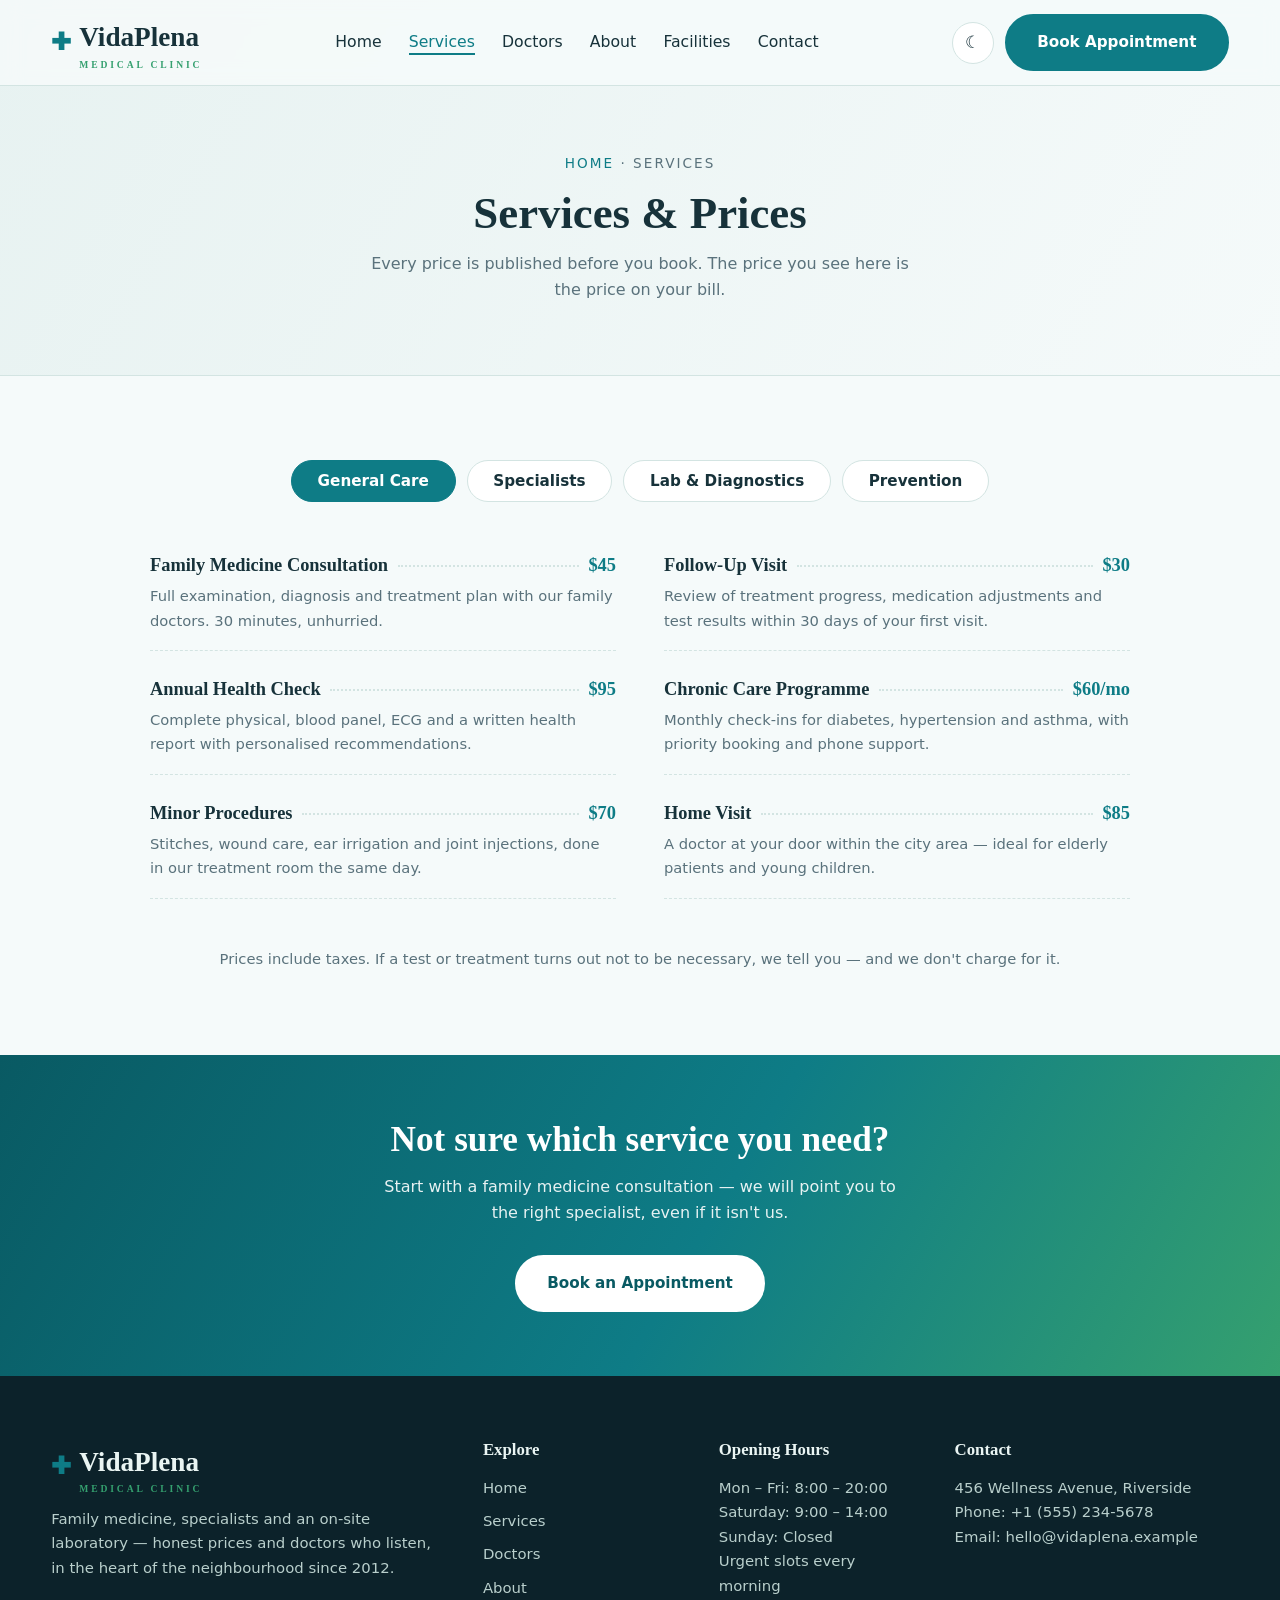
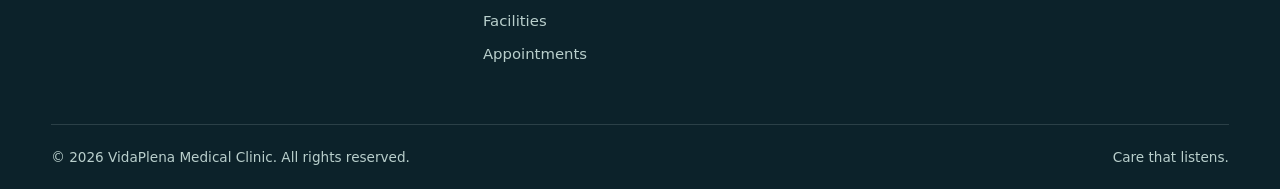
<file: clinica-template/services.html>
<!DOCTYPE html>
<html lang="en" data-theme="light">
<head>
  <meta charset="UTF-8">
  <meta name="viewport" content="width=device-width, initial-scale=1.0">
  <title>VidaPlena — Medical Clinic | Services &amp; Prices</title>
  <meta name="description" content="VidaPlena services and price list: family medicine, cardiology, pediatrics, dermatology, laboratory tests and vaccinations — clear prices, up front.">
  <link rel="stylesheet" href="css/style.css">
  <link rel="stylesheet" href="css/responsive.css">
</head>
<body>

  <!-- ================= Header ================= -->
  <header class="site-header">
    <div class="container header-inner">
      <a class="logo" href="index.html">
        <span class="logo-mark">✚</span>
        <span>VidaPlena<small>Medical Clinic</small></span>
      </a>
      <nav class="main-nav" aria-label="Main navigation">
        <ul>
          <li><a href="index.html">Home</a></li>
          <li><a href="services.html" class="active">Services</a></li>
          <li><a href="doctors.html">Doctors</a></li>
          <li><a href="about.html">About</a></li>
          <li><a href="facilities.html">Facilities</a></li>
          <li><a href="appointment.html">Contact</a></li>
        </ul>
      </nav>
      <div class="header-actions">
        <button class="theme-toggle" type="button" aria-label="Switch to dark mode">☾</button>
        <a class="btn btn-primary" href="appointment.html">Book Appointment</a>
        <button class="nav-toggle" type="button" aria-label="Toggle navigation" aria-expanded="false">☰</button>
      </div>
    </div>
  </header>

  <!-- ================= Page banner ================= -->
  <section class="page-banner">
    <div class="container">
      <div class="breadcrumb"><a href="index.html">Home</a> · Services</div>
      <h1>Services &amp; Prices</h1>
      <p>Every price is published before you book. The price you see here is the price on your bill.</p>
    </div>
  </section>

  <!-- ================= Services with category tabs =================
       Tip for buyers: each tab button has a data-target matching a
       panel id (panel-general, panel-specialists, panel-lab,
       panel-prevention). Copy a button + panel to add a category. -->
  <section class="section">
    <div class="container">
      <div class="service-tabs reveal">
        <button class="service-tab active" type="button" data-target="panel-general">General Care</button>
        <button class="service-tab" type="button" data-target="panel-specialists">Specialists</button>
        <button class="service-tab" type="button" data-target="panel-lab">Lab &amp; Diagnostics</button>
        <button class="service-tab" type="button" data-target="panel-prevention">Prevention</button>
      </div>

      <!-- General care -->
      <div class="service-panel active" id="panel-general">
        <div class="service-list">
          <div class="service-item">
            <div class="service-item-head"><h3>Family Medicine Consultation</h3><span class="dots"></span><span class="price">$45</span></div>
            <p>Full examination, diagnosis and treatment plan with our family doctors. 30 minutes, unhurried.</p>
          </div>
          <div class="service-item">
            <div class="service-item-head"><h3>Follow-Up Visit</h3><span class="dots"></span><span class="price">$30</span></div>
            <p>Review of treatment progress, medication adjustments and test results within 30 days of your first visit.</p>
          </div>
          <div class="service-item">
            <div class="service-item-head"><h3>Annual Health Check</h3><span class="dots"></span><span class="price">$95</span></div>
            <p>Complete physical, blood panel, ECG and a written health report with personalised recommendations.</p>
          </div>
          <div class="service-item">
            <div class="service-item-head"><h3>Chronic Care Programme</h3><span class="dots"></span><span class="price">$60/mo</span></div>
            <p>Monthly check-ins for diabetes, hypertension and asthma, with priority booking and phone support.</p>
          </div>
          <div class="service-item">
            <div class="service-item-head"><h3>Minor Procedures</h3><span class="dots"></span><span class="price">$70</span></div>
            <p>Stitches, wound care, ear irrigation and joint injections, done in our treatment room the same day.</p>
          </div>
          <div class="service-item">
            <div class="service-item-head"><h3>Home Visit</h3><span class="dots"></span><span class="price">$85</span></div>
            <p>A doctor at your door within the city area — ideal for elderly patients and young children.</p>
          </div>
        </div>
      </div>

      <!-- Specialists -->
      <div class="service-panel" id="panel-specialists">
        <div class="service-list">
          <div class="service-item">
            <div class="service-item-head"><h3>Cardiology Consultation</h3><span class="dots"></span><span class="price">$80</span></div>
            <p>Heart-health assessment with ECG included, plus a clear prevention or treatment plan.</p>
          </div>
          <div class="service-item">
            <div class="service-item-head"><h3>Pediatrics Consultation</h3><span class="dots"></span><span class="price">$50</span></div>
            <p>Gentle, parent-friendly care for babies, children and teenagers, from newborns to age 16.</p>
          </div>
          <div class="service-item">
            <div class="service-item-head"><h3>Dermatology Consultation</h3><span class="dots"></span><span class="price">$65</span></div>
            <p>Skin, hair and nail diagnosis with dermoscopy; mole mapping available on request.</p>
          </div>
          <div class="service-item">
            <div class="service-item-head"><h3>Stress Test (Exercise ECG)</h3><span class="dots"></span><span class="price">$120</span></div>
            <p>Supervised treadmill test to evaluate heart performance under effort. Report within 48 hours.</p>
          </div>
          <div class="service-item">
            <div class="service-item-head"><h3>Nutrition Counselling</h3><span class="dots"></span><span class="price">$55</span></div>
            <p>A realistic eating plan built around your health goals, budget and the food you actually like.</p>
          </div>
          <div class="service-item">
            <div class="service-item-head"><h3>Physiotherapy Session</h3><span class="dots"></span><span class="price">$40</span></div>
            <p>45 minutes of guided rehabilitation for back pain, sports injuries and post-surgery recovery.</p>
          </div>
        </div>
      </div>

      <!-- Lab & diagnostics -->
      <div class="service-panel" id="panel-lab">
        <div class="service-list">
          <div class="service-item">
            <div class="service-item-head"><h3>Complete Blood Panel</h3><span class="dots"></span><span class="price">$30</span></div>
            <p>Full blood count, glucose, cholesterol and kidney/liver markers. Results the same day.</p>
          </div>
          <div class="service-item">
            <div class="service-item-head"><h3>ECG (Electrocardiogram)</h3><span class="dots"></span><span class="price">$25</span></div>
            <p>Ten-minute, painless heart tracing with a cardiologist's written reading.</p>
          </div>
          <div class="service-item">
            <div class="service-item-head"><h3>Ultrasound Scan</h3><span class="dots"></span><span class="price">$60</span></div>
            <p>Abdominal, thyroid or soft-tissue ultrasound with images and a full report.</p>
          </div>
          <div class="service-item">
            <div class="service-item-head"><h3>Blood Pressure Monitoring (24h)</h3><span class="dots"></span><span class="price">$45</span></div>
            <p>Wear a small monitor for a day and get a complete picture of your blood pressure.</p>
          </div>
          <div class="service-item">
            <div class="service-item-head"><h3>Allergy Testing</h3><span class="dots"></span><span class="price">$75</span></div>
            <p>Skin-prick panel for the 40 most common allergens, with a management plan.</p>
          </div>
          <div class="service-item">
            <div class="service-item-head"><h3>Rapid Tests</h3><span class="dots"></span><span class="price">$15</span></div>
            <p>Flu, strep, pregnancy and glucose spot tests with results in under 20 minutes.</p>
          </div>
        </div>
      </div>

      <!-- Prevention -->
      <div class="service-panel" id="panel-prevention">
        <div class="service-list">
          <div class="service-item">
            <div class="service-item-head"><h3>Vaccinations</h3><span class="dots"></span><span class="price">$20+</span></div>
            <p>Flu, tetanus, hepatitis and travel vaccines, with your record updated on the spot.</p>
          </div>
          <div class="service-item">
            <div class="service-item-head"><h3>Cancer Screening</h3><span class="dots"></span><span class="price">$90</span></div>
            <p>Age-appropriate screening packages for breast, cervical, prostate and colon health.</p>
          </div>
          <div class="service-item">
            <div class="service-item-head"><h3>Child Development Checks</h3><span class="dots"></span><span class="price">$40</span></div>
            <p>Milestone, vision and hearing checks for children at 6 months, 1, 2, 4 and 6 years.</p>
          </div>
          <div class="service-item">
            <div class="service-item-head"><h3>Smoking Cessation Programme</h3><span class="dots"></span><span class="price">$110</span></div>
            <p>Six supported sessions over three months, with medication guidance and follow-up calls.</p>
          </div>
          <div class="service-item">
            <div class="service-item-head"><h3>Travel Health Consultation</h3><span class="dots"></span><span class="price">$50</span></div>
            <p>Vaccines, prescriptions and a personal health plan for your destination and dates.</p>
          </div>
          <div class="service-item">
            <div class="service-item-head"><h3>Sports Medical Certificate</h3><span class="dots"></span><span class="price">$35</span></div>
            <p>Full fitness assessment and signed certificate for clubs, schools and competitions.</p>
          </div>
        </div>
      </div>

      <p class="service-note">Prices include taxes. If a test or treatment turns out not to be necessary, we tell you — and we don't charge for it.</p>
    </div>
  </section>

  <!-- ================= CTA band ================= -->
  <section class="cta-band">
    <div class="container reveal">
      <h2>Not sure which service you need?</h2>
      <p>Start with a family medicine consultation — we will point you to the right specialist, even if it isn't us.</p>
      <a class="btn" href="appointment.html">Book an Appointment</a>
    </div>
  </section>

  <!-- ================= Footer ================= -->
  <footer class="site-footer">
    <div class="container">
      <div class="footer-grid">
        <div>
          <a class="logo" href="index.html">
            <span class="logo-mark">✚</span>
            <span>VidaPlena<small>Medical Clinic</small></span>
          </a>
          <p>Family medicine, specialists and an on-site laboratory — honest prices and doctors who listen, in the heart of the neighbourhood since 2012.</p>
        </div>
        <div>
          <h4>Explore</h4>
          <ul class="footer-links">
            <li><a href="index.html">Home</a></li>
            <li><a href="services.html">Services</a></li>
            <li><a href="doctors.html">Doctors</a></li>
            <li><a href="about.html">About</a></li>
            <li><a href="facilities.html">Facilities</a></li>
            <li><a href="appointment.html">Appointments</a></li>
          </ul>
        </div>
        <div>
          <h4>Opening Hours</h4>
          <ul>
            <li>Mon – Fri: 8:00 – 20:00</li>
            <li>Saturday: 9:00 – 14:00</li>
            <li>Sunday: Closed</li>
            <li>Urgent slots every morning</li>
          </ul>
        </div>
        <div>
          <h4>Contact</h4>
          <p>456 Wellness Avenue, Riverside<br>
          Phone: +1 (555) 234-5678<br>
          Email: hello@vidaplena.example</p>
        </div>
      </div>
      <div class="footer-bottom">
        <span>© <span class="js-year">2026</span> VidaPlena Medical Clinic. All rights reserved.</span>
        <span>Care that listens.</span>
      </div>
    </div>
  </footer>

  <button class="back-to-top" type="button" aria-label="Back to top">↑</button>

  <script src="js/main.js"></script>
  <script src="js/services.js"></script>
</body>
</html>
</file>
<file: clinica-template/css/style.css>
/* ============================================================
   VIDAPLENA — Medical Clinic HTML Template
   Main stylesheet (style.css)
   ------------------------------------------------------------
   Contents:
     01. CSS variables (light + dark theme)
     02. Base & typography
     03. Utilities (container, buttons, section headings)
     04. Header & navigation
     05. Hero
     06. Service cards
     07. Split sections & stats
     08. Testimonials slider
     09. Services page (tabs + price list)
     10. Facilities gallery + lightbox
     11. Appointment / contact form
     12. Footer
     13. Reveal-on-scroll animation
   ============================================================ */

/* ---------- 01. CSS variables ---------- */
:root {
  --bg: #f5fafa;
  --bg-alt: #e7f2f1;
  --surface: #ffffff;
  --text: #17323a;
  --text-soft: #5a727c;
  --accent: #0e7c86;          /* clinical teal */
  --accent-dark: #095a63;
  --accent2: #35a06f;         /* calm green */
  --border: #d3e4e2;
  --shadow: 0 10px 30px rgba(10, 60, 70, 0.10);
  --header-bg: rgba(245, 250, 250, 0.92);
  --hero-overlay: linear-gradient(105deg, rgba(7, 42, 52, 0.86) 30%, rgba(7, 42, 52, 0.30) 75%);
  --radius: 14px;
  --font-head: Georgia, "Times New Roman", serif;
  --font-body: "Segoe UI", system-ui, -apple-system, Arial, sans-serif;
  --transition: 0.3s ease;
}

[data-theme="dark"] {
  --bg: #0e1b20;
  --bg-alt: #13262c;
  --surface: #182e35;
  --text: #e8f3f2;
  --text-soft: #a5bcbe;
  --accent: #2ea7b1;
  --accent-dark: #0e7c86;
  --accent2: #4cbb8a;
  --border: #2a444b;
  --shadow: 0 10px 30px rgba(0, 0, 0, 0.45);
  --header-bg: rgba(14, 27, 32, 0.92);
}

/* ---------- 02. Base & typography ---------- */
* { margin: 0; padding: 0; box-sizing: border-box; }

html { scroll-behavior: smooth; }

body {
  font-family: var(--font-body);
  background: var(--bg);
  color: var(--text);
  line-height: 1.65;
  transition: background var(--transition), color var(--transition);
}

img { max-width: 100%; display: block; }
a { color: var(--accent); text-decoration: none; }
a:hover { color: var(--accent-dark); }
ul { list-style: none; }

h1, h2, h3, h4 {
  font-family: var(--font-head);
  font-weight: 600;
  line-height: 1.2;
  color: var(--text);
}

/* ---------- 03. Utilities ---------- */
.container { width: min(1180px, 92%); margin: 0 auto; }
.section { padding: 5.2rem 0; }
.section.alt { background: var(--bg-alt); }

.section-head { text-align: center; max-width: 640px; margin: 0 auto 3rem; }
.section-head .eyebrow {
  display: inline-block;
  text-transform: uppercase;
  letter-spacing: 0.22em;
  font-size: 0.75rem;
  font-weight: 700;
  color: var(--accent);
  margin-bottom: 0.6rem;
}
.section-head h2 { font-size: 2.3rem; margin-bottom: 0.7rem; }
.section-head p { color: var(--text-soft); }

.btn {
  display: inline-block;
  padding: 0.85rem 1.9rem;
  border-radius: 999px;
  font-weight: 600;
  font-size: 0.95rem;
  border: 2px solid var(--accent);
  transition: all var(--transition);
  cursor: pointer;
}
.btn-primary { background: var(--accent); color: #fff; }
.btn-primary:hover { background: var(--accent-dark); border-color: var(--accent-dark); color: #fff; transform: translateY(-2px); }
.btn-outline { background: transparent; color: var(--text); border-color: var(--border); }
.btn-outline:hover { border-color: var(--accent); color: var(--accent); transform: translateY(-2px); }

/* ---------- 04. Header & navigation ---------- */
.site-header {
  position: fixed; inset: 0 0 auto 0; z-index: 100;
  background: var(--header-bg);
  backdrop-filter: blur(10px);
  border-bottom: 1px solid var(--border);
}
.header-inner {
  display: flex; align-items: center; justify-content: space-between;
  gap: 1rem; padding: 0.9rem 0;
}
.logo {
  font-family: var(--font-head);
  font-size: 1.7rem; font-weight: 700; color: var(--text);
  display: flex; align-items: center; gap: 0.5rem;
}
.logo .logo-mark { color: var(--accent); font-size: 1.5rem; }
.logo small { font-size: 0.6rem; letter-spacing: 0.3em; text-transform: uppercase; color: var(--accent2); display: block; line-height: 1; }

.main-nav ul { display: flex; gap: 1.7rem; }
.main-nav a {
  color: var(--text); font-weight: 500; font-size: 0.98rem; position: relative; padding: 0.2rem 0;
}
.main-nav a::after {
  content: ""; position: absolute; left: 0; bottom: 0; height: 2px; width: 0;
  background: var(--accent); transition: width var(--transition);
}
.main-nav a:hover::after, .main-nav a.active::after { width: 100%; }
.main-nav a.active { color: var(--accent); }

.header-actions { display: flex; align-items: center; gap: 0.7rem; }
.theme-toggle {
  width: 42px; height: 42px; border-radius: 50%;
  border: 1px solid var(--border); background: var(--surface);
  color: var(--text); font-size: 1.05rem; cursor: pointer;
  display: grid; place-items: center; transition: all var(--transition);
}
.theme-toggle:hover { border-color: var(--accent); color: var(--accent); }
.nav-toggle {
  display: none; width: 42px; height: 42px; border-radius: 10px;
  border: 1px solid var(--border); background: var(--surface);
  color: var(--text); font-size: 1.2rem; cursor: pointer;
}

/* ---------- 05. Hero ---------- */
.hero {
  min-height: 100vh;
  display: flex; align-items: center;
  background: url("../assets/img/hero-clinic.jpg") center/cover no-repeat;
  position: relative; padding: 8.5rem 0 5rem;
}
.hero::before { content: ""; position: absolute; inset: 0; background: var(--hero-overlay); }
.hero-content { position: relative; max-width: 620px; color: #f2fbf9; }
.hero-content .eyebrow {
  text-transform: uppercase; letter-spacing: 0.25em; font-size: 0.8rem;
  font-weight: 700; color: #9fe3cf; margin-bottom: 1rem; display: block;
}
.hero-content h1 { color: #f2fbf9; font-size: 3.4rem; margin-bottom: 1.1rem; }
.hero-content h1 em { color: #9fe3cf; font-style: italic; }
.hero-content p { font-size: 1.12rem; color: #d7ecec; margin-bottom: 2rem; }
.hero-buttons { display: flex; gap: 1rem; flex-wrap: wrap; }
.hero .btn-outline { color: #f2fbf9; border-color: rgba(242, 251, 249, 0.55); }
.hero .btn-outline:hover { border-color: #9fe3cf; color: #9fe3cf; }
.hero-badge {
  position: relative; margin-top: 2.6rem; display: inline-flex; gap: 2rem;
  background: rgba(6, 34, 43, 0.55); border: 1px solid rgba(242, 251, 249, 0.18);
  padding: 0.9rem 1.5rem; border-radius: var(--radius); color: #d7ecec; font-size: 0.9rem;
}
.hero-badge strong { color: #9fe3cf; display: block; font-family: var(--font-head); font-size: 1.05rem; }

/* Page banner (inner pages) */
.page-banner {
  padding: 9.5rem 0 4.5rem; text-align: center;
  background: linear-gradient(120deg, var(--bg-alt), var(--bg));
  border-bottom: 1px solid var(--border);
}
.page-banner h1 { font-size: 2.8rem; margin-bottom: 0.6rem; }
.page-banner p { color: var(--text-soft); max-width: 560px; margin: 0 auto; }
.breadcrumb { font-size: 0.85rem; color: var(--text-soft); margin-bottom: 0.8rem; text-transform: uppercase; letter-spacing: 0.15em; }
.breadcrumb a { color: var(--accent); }

/* ---------- 06. Service cards ---------- */
.cards-grid { display: grid; grid-template-columns: repeat(3, 1fr); gap: 1.8rem; }
.service-card {
  background: var(--surface); border: 1px solid var(--border);
  border-radius: var(--radius); overflow: hidden; box-shadow: var(--shadow);
  transition: transform var(--transition);
}
.service-card:hover { transform: translateY(-6px); }
.service-card img { height: 220px; width: 100%; object-fit: cover; }
.service-card .card-body { padding: 1.4rem 1.5rem 1.6rem; }
.service-card h3 { font-size: 1.3rem; margin-bottom: 0.4rem; }
.service-card p { color: var(--text-soft); font-size: 0.95rem; margin-bottom: 1rem; }
.card-meta { display: flex; justify-content: space-between; align-items: center; }
.price { font-family: var(--font-head); font-size: 1.35rem; color: var(--accent); font-weight: 700; }
.tag {
  font-size: 0.72rem; font-weight: 700; text-transform: uppercase; letter-spacing: 0.08em;
  background: var(--bg-alt); color: var(--accent); border: 1px solid var(--border);
  padding: 0.25rem 0.65rem; border-radius: 999px;
}

/* Icon card (no image needed — used for services & values) */
.icon-card {
  background: var(--surface); border: 1px solid var(--border); border-radius: var(--radius);
  padding: 2rem 1.6rem; text-align: center; box-shadow: var(--shadow);
  transition: transform var(--transition);
}
.icon-card:hover { transform: translateY(-6px); }
.icon-card .card-icon {
  width: 74px; height: 74px; margin: 0 auto 1rem; border-radius: 50%;
  display: grid; place-items: center; font-size: 1.9rem;
  background: linear-gradient(135deg, var(--accent), var(--accent2)); color: #fff;
}
.icon-card h3 { font-size: 1.2rem; margin-bottom: 0.5rem; }
.icon-card p { color: var(--text-soft); font-size: 0.94rem; margin-bottom: 1rem; }
.icon-card .card-link { font-weight: 600; font-size: 0.92rem; }

/* Art tile: elegant CSS-only visual (replace with a photo if you wish) */
.art-tile {
  height: 220px; display: grid; place-items: center; text-align: center; padding: 1.5rem;
  background:
    radial-gradient(circle at 25% 20%, rgba(255, 255, 255, 0.25), transparent 45%),
    linear-gradient(135deg, var(--accent), var(--accent2));
  color: #fff;
}
.art-tile .art-icon { font-size: 3rem; line-height: 1; margin-bottom: 0.5rem; }
.art-tile strong { font-family: var(--font-head); font-size: 1.25rem; display: block; }
.art-tile span { font-size: 0.85rem; opacity: 0.9; }

/* ---------- 07. Split sections & stats ---------- */
.split { display: grid; grid-template-columns: 1fr 1fr; gap: 3.5rem; align-items: center; }
.split img.rounded { border-radius: var(--radius); box-shadow: var(--shadow); }
.split .eyebrow {
  text-transform: uppercase; letter-spacing: 0.22em; font-size: 0.75rem;
  font-weight: 700; color: var(--accent); display: block; margin-bottom: 0.6rem;
}
.split h2 { font-size: 2.2rem; margin-bottom: 1rem; }
.split p { color: var(--text-soft); margin-bottom: 1rem; }
.stats { display: flex; gap: 2.5rem; margin-top: 1.6rem; flex-wrap: wrap; }
.stats .stat strong { font-family: var(--font-head); font-size: 2rem; color: var(--accent); display: block; line-height: 1; }
.stats .stat span { font-size: 0.85rem; color: var(--text-soft); }

/* Values list (About page) — reuses .icon-card */
/* Doctors / team */
.team-grid { display: grid; grid-template-columns: repeat(4, 1fr); gap: 1.8rem; }
.team-card { text-align: center; }
.team-card .avatar {
  width: 130px; height: 130px; border-radius: 50%; margin: 0 auto 1rem;
  display: grid; place-items: center; font-size: 2rem; font-weight: 700; color: #fff;
  font-family: var(--font-head); letter-spacing: 0.05em;
  background: linear-gradient(135deg, var(--accent), var(--accent2));
  border: 4px solid var(--surface); box-shadow: var(--shadow);
}
.team-card h3 { font-size: 1.2rem; }
.team-card .role { color: var(--accent); font-size: 0.85rem; font-weight: 600; text-transform: uppercase; letter-spacing: 0.1em; }
.team-card p { color: var(--text-soft); font-size: 0.93rem; margin-top: 0.5rem; }

/* ---------- 08. Testimonials slider ---------- */
.testimonials { max-width: 820px; margin: 0 auto; text-align: center; position: relative; }
.testimonial-slide { display: none; padding: 0 1rem; }
.testimonial-slide.active { display: block; animation: fadeIn 0.6s ease; }
.testimonial-slide .stars { color: var(--accent2); font-size: 1.2rem; letter-spacing: 0.3em; margin-bottom: 1.2rem; }
.testimonial-slide blockquote {
  font-family: var(--font-head); font-size: 1.45rem; font-style: italic;
  line-height: 1.5; margin-bottom: 1.4rem;
}
.testimonial-slide .author { font-weight: 700; }
.testimonial-slide .author-role { color: var(--text-soft); font-size: 0.88rem; }
.slider-dots { display: flex; gap: 0.55rem; justify-content: center; margin-top: 2rem; }
.slider-dots button {
  width: 11px; height: 11px; border-radius: 50%; border: none; cursor: pointer;
  background: var(--border); transition: all var(--transition);
}
.slider-dots button.active { background: var(--accent); transform: scale(1.25); }

@keyframes fadeIn { from { opacity: 0; transform: translateY(12px); } to { opacity: 1; transform: none; } }

/* ---------- 09. Services page (tabs + price list) ---------- */
.service-tabs { display: flex; gap: 0.7rem; justify-content: center; flex-wrap: wrap; margin-bottom: 3rem; }
.service-tab {
  padding: 0.7rem 1.6rem; border-radius: 999px; cursor: pointer;
  border: 1px solid var(--border); background: var(--surface); color: var(--text);
  font-family: var(--font-body); font-size: 0.95rem; font-weight: 600;
  transition: all var(--transition);
}
.service-tab:hover { border-color: var(--accent); color: var(--accent); }
.service-tab.active { background: var(--accent); border-color: var(--accent); color: #fff; }

.service-panel { display: none; }
.service-panel.active { display: block; animation: fadeIn 0.5s ease; }
.service-list { display: grid; grid-template-columns: 1fr 1fr; gap: 1.4rem 3rem; max-width: 980px; margin: 0 auto; }
.service-item { padding-bottom: 1.1rem; border-bottom: 1px dashed var(--border); }
.service-item-head { display: flex; align-items: baseline; gap: 0.6rem; }
.service-item-head h3 { font-size: 1.15rem; }
.service-item-head .dots { flex: 1; border-bottom: 2px dotted var(--border); transform: translateY(-4px); }
.service-item-head .price { font-size: 1.15rem; }
.service-item p { color: var(--text-soft); font-size: 0.92rem; margin-top: 0.25rem; }
.service-note { text-align: center; color: var(--text-soft); margin-top: 3rem; font-size: 0.92rem; }

/* ---------- 10. Facilities gallery + lightbox ---------- */
.gallery-grid { display: grid; grid-template-columns: repeat(4, 1fr); gap: 1.1rem; }
.gallery-item { border-radius: var(--radius); overflow: hidden; cursor: pointer; position: relative; border: 1px solid var(--border); }
.gallery-item img { height: 230px; width: 100%; object-fit: cover; transition: transform 0.5s ease; }
.gallery-item .art-tile { height: 230px; }
.gallery-item:hover img { transform: scale(1.07); }
.gallery-item figcaption {
  position: absolute; inset: auto 0 0 0; padding: 2rem 1rem 0.8rem;
  background: linear-gradient(transparent, rgba(6, 32, 40, 0.78));
  color: #fff; font-size: 0.88rem; font-weight: 600;
  opacity: 0; transition: opacity var(--transition);
}
.gallery-item:hover figcaption { opacity: 1; }

.lightbox {
  position: fixed; inset: 0; z-index: 200; display: none;
  background: rgba(5, 22, 28, 0.93); align-items: center; justify-content: center; padding: 2rem;
}
.lightbox.open { display: flex; }
.lightbox img { max-width: min(880px, 92vw); max-height: 82vh; border-radius: var(--radius); box-shadow: var(--shadow); }
.lightbox .lightbox-caption { position: absolute; bottom: 2rem; left: 0; right: 0; text-align: center; color: #e8f3f2; font-family: var(--font-head); font-size: 1.15rem; }
.lightbox-close {
  position: absolute; top: 1.2rem; right: 1.5rem; background: none; border: none;
  color: #fff; font-size: 2.2rem; cursor: pointer; line-height: 1;
}

/* ---------- 11. Appointment / contact form ---------- */
.form-card {
  background: var(--surface); border: 1px solid var(--border); border-radius: var(--radius);
  box-shadow: var(--shadow); padding: 2.4rem;
}
.form-grid { display: grid; grid-template-columns: 1fr 1fr; gap: 1.3rem; }
.form-group { display: flex; flex-direction: column; }
.form-group.full { grid-column: 1 / -1; }
.form-group label { font-weight: 600; font-size: 0.92rem; margin-bottom: 0.4rem; }
.form-group label .required { color: var(--accent); }
.form-group input, .form-group select, .form-group textarea {
  font-family: var(--font-body); font-size: 0.98rem; color: var(--text);
  background: var(--bg); border: 1px solid var(--border); border-radius: 10px;
  padding: 0.8rem 1rem; transition: border-color var(--transition);
}
.form-group input:focus, .form-group select:focus, .form-group textarea:focus {
  outline: none; border-color: var(--accent);
}
.form-group .error-msg { display: none; color: #c0392b; font-size: 0.82rem; margin-top: 0.35rem; }
.form-group.invalid input, .form-group.invalid select, .form-group.invalid textarea { border-color: #c0392b; }
.form-group.invalid .error-msg { display: block; }
.form-success {
  display: none; margin-top: 1.4rem; padding: 1.1rem 1.3rem; border-radius: 10px;
  background: #e3f4e8; color: #256b3a; border: 1px solid #b7dfc2; font-weight: 500;
}
[data-theme="dark"] .form-success { background: #1d3325; color: #a4d8b2; border-color: #33512f; }
.form-success.show { display: block; }

.contact-info { display: flex; flex-direction: column; gap: 1.4rem; }
.info-block { display: flex; gap: 1rem; align-items: flex-start; }
.info-block .info-icon {
  width: 48px; height: 48px; flex: none; border-radius: 12px; display: grid; place-items: center;
  background: var(--bg-alt); border: 1px solid var(--border); font-size: 1.25rem;
}
.info-block h3 { font-size: 1.1rem; margin-bottom: 0.2rem; }
.info-block p { color: var(--text-soft); font-size: 0.95rem; }
.map-placeholder {
  margin-top: 0.5rem; border-radius: var(--radius); border: 1px solid var(--border);
  min-height: 190px; display: grid; place-items: center; text-align: center; padding: 1.5rem;
  background:
    repeating-linear-gradient(45deg, transparent, transparent 14px, rgba(60, 110, 115, 0.07) 14px, rgba(60, 110, 115, 0.07) 28px),
    var(--bg-alt);
  color: var(--text-soft);
}
.map-placeholder strong { font-family: var(--font-head); font-size: 1.2rem; color: var(--text); display: block; margin-bottom: 0.3rem; }

/* CTA band */
.cta-band {
  background: linear-gradient(120deg, var(--accent-dark), var(--accent) 55%, var(--accent2));
  color: #fff; text-align: center; padding: 4rem 0;
}
.cta-band h2 { color: #fff; font-size: 2.2rem; margin-bottom: 0.8rem; }
.cta-band p { color: rgba(255, 255, 255, 0.9); max-width: 520px; margin: 0 auto 1.8rem; }
.cta-band .btn { background: #fff; color: var(--accent-dark); border-color: #fff; }
.cta-band .btn:hover { background: transparent; color: #fff; }

/* ---------- 12. Footer ---------- */
.site-footer { background: #0c222a; color: #b9cfcc; padding: 4rem 0 0; }
[data-theme="dark"] .site-footer { background: #08161b; }
.footer-grid { display: grid; grid-template-columns: 2fr 1fr 1fr 1.4fr; gap: 2.5rem; padding-bottom: 3rem; }
.site-footer h3, .site-footer h4 { color: #eaf5f3; }
.site-footer h4 { font-size: 1.05rem; margin-bottom: 1rem; }
.site-footer p, .site-footer li { font-size: 0.93rem; }
.site-footer .logo { color: #eaf5f3; margin-bottom: 0.8rem; }
.footer-links li { margin-bottom: 0.55rem; }
.footer-links a { color: #b9cfcc; }
.footer-links a:hover { color: #9fe3cf; }
.footer-bottom {
  border-top: 1px solid rgba(234, 245, 243, 0.14); padding: 1.3rem 0;
  display: flex; justify-content: space-between; gap: 1rem; flex-wrap: wrap; font-size: 0.85rem;
}

/* Back to top */
.back-to-top {
  position: fixed; right: 1.4rem; bottom: 1.4rem; z-index: 90;
  width: 46px; height: 46px; border-radius: 50%; border: none; cursor: pointer;
  background: var(--accent); color: #fff; font-size: 1.15rem; box-shadow: var(--shadow);
  opacity: 0; pointer-events: none; transition: all var(--transition);
}
.back-to-top.show { opacity: 1; pointer-events: auto; }
.back-to-top:hover { background: var(--accent-dark); }

/* ---------- 13. Reveal-on-scroll ---------- */
.reveal { opacity: 0; transform: translateY(26px); transition: opacity 0.7s ease, transform 0.7s ease; }
.reveal.visible { opacity: 1; transform: none; }
</file>
<file: clinica-template/css/responsive.css>
/* ============================================================
   VIDAPLENA — Medical Clinic HTML Template
   Responsive stylesheet (responsive.css)
   Breakpoints: 992px (tablet), 768px (mobile), 520px (small)
   ============================================================ */

@media (max-width: 992px) {
  .cards-grid { grid-template-columns: repeat(2, 1fr); }
  .team-grid { grid-template-columns: repeat(2, 1fr); }
  .gallery-grid { grid-template-columns: repeat(3, 1fr); }
  .split { grid-template-columns: 1fr; gap: 2.2rem; }
  .footer-grid { grid-template-columns: 1fr 1fr; }
  .hero-content h1 { font-size: 2.8rem; }
}

@media (max-width: 768px) {
  .section { padding: 3.8rem 0; }

  /* Mobile navigation: slide-down panel */
  .nav-toggle { display: grid; place-items: center; }
  .main-nav {
    position: absolute; top: 100%; left: 0; right: 0;
    background: var(--surface); border-bottom: 1px solid var(--border);
    max-height: 0; overflow: hidden; transition: max-height 0.35s ease;
  }
  .main-nav.open { max-height: 420px; }
  .main-nav ul { flex-direction: column; gap: 0; padding: 0.6rem 4%; }
  .main-nav li { border-bottom: 1px solid var(--border); }
  .main-nav li:last-child { border-bottom: none; }
  .main-nav a { display: block; padding: 0.85rem 0; }
  .header-actions .btn { display: none; } /* keep header compact on mobile */

  .hero { padding-top: 7rem; }
  .hero-content h1 { font-size: 2.3rem; }
  .hero-badge { flex-direction: column; gap: 0.7rem; }
  .page-banner { padding: 8rem 0 3.5rem; }
  .page-banner h1 { font-size: 2.2rem; }

  .service-list { grid-template-columns: 1fr; }
  .gallery-grid { grid-template-columns: repeat(2, 1fr); }
  .form-grid { grid-template-columns: 1fr; }
  .form-card { padding: 1.6rem; }
  .testimonial-slide blockquote { font-size: 1.2rem; }
  .section-head h2 { font-size: 1.9rem; }
}

@media (max-width: 520px) {
  .cards-grid, .team-grid { grid-template-columns: 1fr; }
  .gallery-grid { grid-template-columns: 1fr; }
  .footer-grid { grid-template-columns: 1fr; }
  .hero-buttons { flex-direction: column; align-items: stretch; }
  .hero-buttons .btn { text-align: center; }
  .stats { gap: 1.4rem; }
}
</file>
<file: raster-demo/css/tokens.css>
@import url("https://fonts.googleapis.com/css2?family=Libre+Franklin:ital,wght@0,400;0,500;0,600;0,700;0,800;0,900;1,400&display=swap");
/* ============================================================
   RASTER — Design Tokens
   One reference: Swiss International Typographic Style.
   Paper, ink, one red. Radius 0. No gradients. No blur.
   ============================================================ */
:root{
  --paper:#ffffff;
  --paper-2:#f4f4f2;
  --paper-3:#e9e9e6;
  --ink:#111111;
  --ink-2:#4d4d4d;
  --ink-3:#8a8a8a;
  --line:#111111;
  --line-soft:#d9d9d6;
  --red:#e30613;
  --red-ink:#ffffff;
  --font:"Libre Franklin","Helvetica Neue",Helvetica,Arial,sans-serif;
  --sidebar-w:264px;
  --topbar-h:57px;
  --content-max:1440px;
  --s1:4px; --s2:8px; --s3:12px; --s4:16px; --s5:20px; --s6:24px;
  --s7:32px; --s8:40px; --s9:48px; --s10:64px; --s11:80px;
}
[data-theme="dark"]{
  --paper:#111111;
  --paper-2:#1a1a1a;
  --paper-3:#262626;
  --ink:#ffffff;
  --ink-2:#b8b8b8;
  --ink-3:#7d7d7d;
  --line:#ffffff;
  --line-soft:#3a3a3a;
  --red:#e30613;
  --red-ink:#ffffff;
}
</file>
<file: raster-demo/css/base.css>
/* RASTER — base: reset, type system, rules, utilities */
*,*::before,*::after{box-sizing:border-box;margin:0;padding:0}
html{font-size:16px}
body{
  font-family:var(--font);
  background:var(--paper);
  color:var(--ink);
  font-size:14px;line-height:1.5;
  -webkit-font-smoothing:antialiased;
}
a{color:var(--ink);text-decoration:none}
a:hover{text-decoration:underline;text-decoration-color:var(--red);text-underline-offset:3px}
button{font-family:inherit;cursor:pointer}
input,select,textarea{font-family:inherit;font-size:14px;color:var(--ink)}
img,svg{display:block}
::selection{background:var(--red);color:#fff}

/* — Type — */
.micro{font-size:10px;font-weight:700;letter-spacing:.14em;text-transform:uppercase}
.micro-lg{font-size:11px;font-weight:700;letter-spacing:.14em;text-transform:uppercase}
.caption{font-size:12px;color:var(--ink-2)}
.small{font-size:12px}
.h-display{font-weight:900;letter-spacing:-.02em;line-height:.98;text-transform:uppercase}
.h1{font-size:44px;font-weight:900;letter-spacing:-.02em;line-height:1.02;text-transform:uppercase}
.h2{font-size:24px;font-weight:800;letter-spacing:-.01em;line-height:1.1;text-transform:uppercase}
.h3{font-size:16px;font-weight:800;letter-spacing:0;text-transform:uppercase}
.num-hero{font-size:64px;font-weight:900;letter-spacing:-.03em;line-height:.95;font-variant-numeric:tabular-nums}
.num-lg{font-size:32px;font-weight:800;letter-spacing:-.02em;line-height:1;font-variant-numeric:tabular-nums}
.num{font-variant-numeric:tabular-nums}
.red{color:var(--red)}
.muted{color:var(--ink-2)}
.faint{color:var(--ink-3)}
strong,b{font-weight:700}

/* — Rules & fields — */
.rule{border:0;border-top:1px solid var(--line)}
.rule-soft{border:0;border-top:1px solid var(--line-soft)}
.rule-thick{border:0;border-top:3px solid var(--line)}
.field{border-top:1px solid var(--line);padding-top:var(--s4)}
.marker{display:inline-block;width:8px;height:8px;background:var(--red);flex:none}
.marker-ink{display:inline-block;width:8px;height:8px;background:var(--ink);flex:none}
.marker-hollow{display:inline-block;width:8px;height:8px;border:1px solid var(--ink);flex:none}

/* — Layout primitives — */
.grid{display:grid;grid-template-columns:repeat(12,1fr);gap:var(--s6)}
.span-3{grid-column:span 3}.span-4{grid-column:span 4}.span-5{grid-column:span 5}
.span-6{grid-column:span 6}.span-7{grid-column:span 7}.span-8{grid-column:span 8}
.span-9{grid-column:span 9}.span-12{grid-column:span 12}
.row{display:flex;align-items:center;gap:var(--s4)}
.row-between{display:flex;align-items:center;justify-content:space-between;gap:var(--s4)}
.stack{display:flex;flex-direction:column}
.gap-2{gap:var(--s2)}.gap-3{gap:var(--s3)}.gap-4{gap:var(--s4)}.gap-6{gap:var(--s6)}
.mt-2{margin-top:var(--s2)}.mt-3{margin-top:var(--s3)}.mt-4{margin-top:var(--s4)}.mt-5{margin-top:var(--s5)}.mt-6{margin-top:var(--s6)}.mt-7{margin-top:var(--s7)}.mt-8{margin-top:var(--s8)}
.mb-4{margin-bottom:var(--s4)}.mb-6{margin-bottom:var(--s6)}
.leader{flex:1;border-bottom:1px dotted var(--ink-3);transform:translateY(-3px);min-width:24px}
.index-row{display:flex;align-items:baseline;gap:var(--s3)}
.num-badge{font-weight:900;font-variant-numeric:tabular-nums}
.sr-only{position:absolute;width:1px;height:1px;overflow:hidden;clip:rect(0 0 0 0);white-space:nowrap}

/* — Section heading (numbered, ruled) — */
.sec-head{display:flex;align-items:baseline;gap:var(--s4);border-top:3px solid var(--line);padding-top:var(--s3);margin-bottom:var(--s5)}
.sec-head .no{font-size:13px;font-weight:900;color:var(--red);font-variant-numeric:tabular-nums}
.sec-head h2{font-size:20px;font-weight:900;letter-spacing:-.01em;text-transform:uppercase;line-height:1}
.sec-head .aside{margin-left:auto}

/* — Page head — */
.page-head{border-top:3px solid var(--line);padding-top:var(--s4);margin-bottom:var(--s7)}
.page-head .crumb{margin-bottom:var(--s3)}
.page-head h1{font-size:44px;font-weight:900;letter-spacing:-.02em;line-height:1;text-transform:uppercase}
.page-head .sub{margin-top:var(--s3);color:var(--ink-2);max-width:640px}

/* — Skeleton loading — */
.skel{background:var(--paper-2);animation:sk 1.1s ease-in-out infinite alternate}
@keyframes sk{from{opacity:.55}to{opacity:1}}
.skel-line{height:12px;margin-bottom:10px}
.skel-block{height:120px}

/* — Grid overlay (Style Guide) — */
body.grid-on #app{position:relative}
body.grid-on #app::before{
  content:"";position:absolute;inset:0;pointer-events:none;z-index:50;
  background:repeating-linear-gradient(90deg,rgba(227,6,19,.07) 0,rgba(227,6,19,.07) calc((100% - 11*24px)/12),transparent calc((100% - 11*24px)/12),transparent calc((100% - 11*24px)/12 + 24px));
  border-left:1px solid rgba(227,6,19,.35);border-right:1px solid rgba(227,6,19,.35);
}
</file>
<file: raster-demo/css/layout.css>
/* RASTER — shell layout: sidebar index, topbar, main column */
#shell{display:flex;min-height:100vh}
#sidebar{
  width:var(--sidebar-w);flex:none;position:sticky;top:0;height:100vh;overflow-y:auto;
  border-right:1px solid var(--line);background:var(--paper);display:flex;flex-direction:column;
}
#main-col{flex:1;min-width:0;display:flex;flex-direction:column}
#topbar{
  height:var(--topbar-h);position:sticky;top:0;z-index:40;background:var(--paper);
  border-bottom:1px solid var(--line);display:flex;align-items:stretch;
}
#app{flex:1;width:100%;max-width:var(--content-max);margin:0 auto;padding:var(--s7) var(--s8) var(--s10)}
#app:focus{outline:none}
#colophon{border-top:1px solid var(--line);padding:var(--s4) var(--s8);max-width:var(--content-max);margin:0 auto;width:100%}

/* — Masthead — */
.masthead{padding:var(--s5) var(--s5) var(--s4);border-bottom:3px solid var(--line)}
.masthead .wordmark{font-size:34px;font-weight:900;letter-spacing:-.02em;line-height:.95;text-transform:uppercase}
.masthead .wordmark .sq{color:var(--red)}
.masthead .tag{margin-top:var(--s2)}

/* — Sidebar index navigation — */
.nav-group{border-bottom:1px solid var(--line-soft);padding:var(--s4) 0 var(--s3)}
.nav-group .micro{padding:0 var(--s5);color:var(--ink-3);display:flex;align-items:center;gap:var(--s2)}
.nav-item{
  display:flex;align-items:baseline;gap:var(--s3);padding:5px var(--s5);
  font-size:13px;font-weight:500;color:var(--ink);text-decoration:none;
}
.nav-item .no{font-size:10px;font-weight:900;color:var(--ink-3);font-variant-numeric:tabular-nums;width:18px;flex:none}
.nav-item:hover{background:var(--paper-2);text-decoration:none}
.nav-item.active{font-weight:800}
.nav-item.active .no{color:var(--red)}
.nav-item.active::before{content:"";width:8px;height:8px;background:var(--red);align-self:center;flex:none;margin-left:-16px;margin-right:8px}
.nav-item .count{margin-left:auto;font-size:11px;font-weight:700;font-variant-numeric:tabular-nums}
.side-foot{margin-top:auto;padding:var(--s4) var(--s5);border-top:1px solid var(--line)}

/* — Topbar — */
.tb-cell{display:flex;align-items:center;gap:var(--s3);padding:0 var(--s5);border-right:1px solid var(--line-soft)}
.tb-cell:last-child{border-right:0}
.tb-grow{flex:1;border-right:0}
.tb-search{display:flex;align-items:center;gap:var(--s3);flex:1}
.tb-search input{border:0;background:transparent;outline:none;width:100%;font-size:14px;color:var(--ink)}
.tb-search input::placeholder{color:var(--ink-3)}
.tb-btn{
  display:inline-flex;align-items:center;gap:var(--s2);background:var(--paper);color:var(--ink);
  border:1px solid var(--line);padding:6px 12px;font-size:11px;font-weight:700;letter-spacing:.1em;text-transform:uppercase;
}
.tb-btn:hover{background:var(--ink);color:var(--paper)}
.tb-icon{width:36px;height:36px;display:inline-flex;align-items:center;justify-content:center;border:1px solid var(--line);background:var(--paper);color:var(--ink);position:relative}
.tb-icon:hover{background:var(--ink);color:var(--paper)}
.tb-icon .dot{position:absolute;top:-4px;right:-4px;width:9px;height:9px;background:var(--red);border:1px solid var(--paper)}
#nav-toggle{display:none}

/* — Bare layout (auth / error posters) — */
body.bare #sidebar,body.bare #topbar,body.bare #colophon{display:none}
body.bare #app{max-width:none;padding:0}
.poster{min-height:100vh;display:grid;grid-template-columns:1fr 1fr}
.poster-left{border-right:1px solid var(--line);padding:var(--s9);display:flex;flex-direction:column}
.poster-right{padding:var(--s9);display:flex;flex-direction:column;justify-content:center}
.poster-num{font-size:180px;font-weight:900;letter-spacing:-.04em;line-height:.85}
</file>
<file: raster-demo/css/components.css>
/* RASTER — component library styles (every class here is enumerated in the Style Guide) */

/* — Buttons — */
.btn{
  display:inline-flex;align-items:center;gap:var(--s2);border:1px solid var(--line);
  background:var(--ink);color:var(--paper);padding:10px 18px;
  font-size:12px;font-weight:700;letter-spacing:.1em;text-transform:uppercase;line-height:1;
}
.btn:hover{background:var(--red);border-color:var(--red);color:#fff;text-decoration:none}
.btn-red{background:var(--red);border-color:var(--red);color:#fff}
.btn-red:hover{background:var(--ink);border-color:var(--ink);color:var(--paper)}
.btn-outline{background:var(--paper);color:var(--ink)}
.btn-outline:hover{background:var(--ink);color:var(--paper);border-color:var(--line)}
.btn-ghost{background:transparent;border-color:transparent;color:var(--ink)}
.btn-ghost:hover{background:var(--paper-2);color:var(--ink);border-color:transparent}
.btn-sm{padding:7px 12px;font-size:11px}
.btn-lg{padding:14px 26px;font-size:13px}
.btn-block{width:100%;justify-content:center}
.btn[disabled],.btn.disabled{opacity:.35;pointer-events:none}
.btn .spin{width:12px;height:12px;border:2px solid currentColor;border-top-color:transparent;border-radius:50%;animation:rot .7s linear infinite}
@keyframes rot{to{transform:rotate(360deg)}}
.btn-group{display:inline-flex}
.btn-group .btn{border-left-width:0}
.btn-group .btn:first-child{border-left-width:1px}
.icon-btn{width:38px;height:38px;display:inline-flex;align-items:center;justify-content:center;border:1px solid var(--line);background:var(--paper);color:var(--ink);font-weight:900}
.icon-btn:hover{background:var(--ink);color:var(--paper)}
.icon-btn.red{background:var(--red);border-color:var(--red);color:#fff}

/* — Badges, tags, markers — */
.badge{display:inline-flex;align-items:center;gap:6px;border:1px solid var(--line);padding:2px 8px;font-size:10px;font-weight:700;letter-spacing:.1em;text-transform:uppercase;line-height:1.6;background:var(--paper);color:var(--ink);white-space:nowrap}
.badge-solid{background:var(--ink);color:var(--paper)}
.badge-red{background:var(--red);border-color:var(--red);color:#fff}
.badge .sq{width:6px;height:6px;background:var(--red);flex:none}
.badge-solid .sq{background:#fff}
.badge .sq-ink{width:6px;height:6px;background:var(--ink);flex:none}
.tag{display:inline-flex;align-items:center;gap:6px;background:var(--paper-2);border:1px solid var(--line-soft);padding:3px 9px;font-size:12px;font-weight:500}
.tag button{border:0;background:none;font-weight:900;line-height:1;padding:0}

/* — Avatars (initials, square) — */
.avatar{width:36px;height:36px;background:var(--ink);color:var(--paper);display:inline-flex;align-items:center;justify-content:center;font-size:12px;font-weight:800;flex:none}
.avatar.red{background:var(--red);color:#fff}
.avatar.line{background:var(--paper);color:var(--ink);border:1px solid var(--line)}
.avatar.sm{width:26px;height:26px;font-size:10px}
.avatar.lg{width:52px;height:52px;font-size:17px}
.avatar.xl{width:76px;height:76px;font-size:26px}
.avatar-stack{display:inline-flex}
.avatar-stack .avatar{border:1px solid var(--paper);margin-left:-8px}
.avatar-stack .avatar:first-child{margin-left:0}

/* — Forms — */
.f-label{display:block;font-size:10px;font-weight:700;letter-spacing:.14em;text-transform:uppercase;margin-bottom:var(--s2)}
.f-input,.f-select,.f-area{
  width:100%;background:var(--paper);border:1px solid var(--line);padding:10px 12px;outline:none;
}
.f-input:focus,.f-select:focus,.f-area:focus{border-color:var(--red);box-shadow:inset 0 0 0 1px var(--red)}
.f-input[disabled],.f-select[disabled]{background:var(--paper-2);color:var(--ink-3)}
.f-error{border-color:var(--red)!important}
.f-help{font-size:12px;color:var(--ink-2);margin-top:var(--s1)}
.f-err-msg{font-size:12px;color:var(--red);font-weight:600;margin-top:var(--s1)}
.f-row{display:grid;grid-template-columns:1fr 1fr;gap:var(--s5)}
.f-group{margin-bottom:var(--s5)}
.f-prefix{display:flex}
.f-prefix .pre{display:flex;align-items:center;border:1px solid var(--line);border-right:0;background:var(--paper-2);padding:0 12px;font-weight:700;font-size:12px}
.f-prefix .f-input{flex:1}
.check{display:inline-flex;align-items:center;gap:var(--s2);cursor:pointer;font-size:13px;font-weight:500;user-select:none}
.check input{position:absolute;opacity:0;width:0;height:0}
.check .box{width:18px;height:18px;border:1px solid var(--line);background:var(--paper);display:inline-flex;align-items:center;justify-content:center;flex:none;font-size:12px;font-weight:900;color:#fff}
.check input:checked + .box{background:var(--ink)}
.check input:checked + .box::after{content:"✕";color:var(--paper);font-size:11px}
.check.radio .box{border-radius:50%}
.check.radio input:checked + .box{background:var(--paper)}
.check.radio input:checked + .box::after{content:"";width:8px;height:8px;background:var(--red)}
.check.indet .box{background:var(--ink)}
.check.indet .box::after{content:"—";color:var(--paper);font-size:11px}
.switch{display:inline-flex;align-items:center;gap:var(--s2);cursor:pointer;font-size:13px;font-weight:500;user-select:none}
.switch input{position:absolute;opacity:0;width:0;height:0}
.switch .track{width:40px;height:20px;border:1px solid var(--line);background:var(--paper);position:relative;flex:none}
.switch .track::after{content:"";position:absolute;top:2px;left:2px;width:14px;height:14px;background:var(--ink);transition:left .15s}
.switch input:checked + .track{background:var(--ink)}
.switch input:checked + .track::after{left:22px;background:var(--red)}
input[type="range"].f-range{-webkit-appearance:none;appearance:none;width:100%;height:2px;background:var(--line);outline:none}
input[type="range"].f-range::-webkit-slider-thumb{-webkit-appearance:none;width:16px;height:16px;background:var(--red);border:0;cursor:pointer}
input[type="range"].f-range::-moz-range-thumb{width:16px;height:16px;background:var(--red);border:0;cursor:pointer}
.upload{border:1px dashed var(--ink-3);padding:var(--s7);text-align:center;background:var(--paper-2)}
.upload:hover{border-color:var(--red)}
.stepper{display:inline-flex;border:1px solid var(--line)}
.stepper button{width:36px;height:38px;border:0;background:var(--paper);font-weight:900;font-size:15px}
.stepper button:hover{background:var(--ink);color:var(--paper)}
.stepper input{width:52px;border:0;border-left:1px solid var(--line);border-right:1px solid var(--line);text-align:center;outline:none;background:var(--paper)}

/* — Tabs, pagination, breadcrumbs — */
.tabs{display:flex;gap:0;border-bottom:1px solid var(--line);flex-wrap:wrap}
.tab{border:0;background:none;padding:10px 16px;font-size:11px;font-weight:700;letter-spacing:.1em;text-transform:uppercase;color:var(--ink-2);border-bottom:3px solid transparent;margin-bottom:-1px}
.tab:hover{color:var(--ink)}
.tab.active{color:var(--ink);border-bottom-color:var(--red)}
.pager{display:inline-flex;border:1px solid var(--line)}
.pager a,.pager span{min-width:36px;height:36px;display:inline-flex;align-items:center;justify-content:center;font-size:12px;font-weight:700;border-right:1px solid var(--line-soft);padding:0 8px;font-variant-numeric:tabular-nums}
.pager a:last-child{border-right:0}
.pager a:hover{background:var(--ink);color:var(--paper);text-decoration:none}
.pager .cur{background:var(--red);color:#fff}
.crumbs{display:flex;align-items:center;gap:var(--s2);font-size:11px;font-weight:700;letter-spacing:.1em;text-transform:uppercase;color:var(--ink-3)}
.crumbs a{color:var(--ink-3)}
.crumbs .here{color:var(--ink)}
.crumbs .sep{color:var(--red);font-weight:900}

/* — Alerts, toasts, modal — */
.alert{border:1px solid var(--line);border-left:8px solid var(--ink);padding:var(--s4) var(--s5);display:flex;gap:var(--s4);background:var(--paper)}
.alert.red{border-left-color:var(--red)}
.alert.fill{background:var(--ink);color:var(--paper)}
.alert.fill-red{background:var(--red);border-color:var(--red);color:#fff}
.alert .t{font-weight:800;text-transform:uppercase;font-size:12px;letter-spacing:.08em}
#toast-root{position:fixed;bottom:24px;right:24px;z-index:200;display:flex;flex-direction:column;gap:var(--s2);max-width:360px}
.toast{background:var(--ink);color:var(--paper);border-left:8px solid var(--red);padding:var(--s3) var(--s4);font-size:13px;box-shadow:none;animation:tin .2s}
.toast.light{background:var(--paper);color:var(--ink);border:1px solid var(--line);border-left:8px solid var(--red)}
@keyframes tin{from{transform:translateX(16px);opacity:0}to{transform:none;opacity:1}}
.modal-veil{position:fixed;inset:0;background:rgba(17,17,17,.55);z-index:150;display:flex;align-items:center;justify-content:center;padding:var(--s5)}
.modal{background:var(--paper);color:var(--ink);border:1px solid var(--line);width:100%;max-width:520px;max-height:88vh;overflow-y:auto}
.modal.sm{max-width:380px}.modal.lg{max-width:760px}
.modal-head{display:flex;align-items:center;justify-content:space-between;border-bottom:3px solid var(--line);padding:var(--s4) var(--s5)}
.modal-body{padding:var(--s5)}
.modal-foot{border-top:1px solid var(--line);padding:var(--s4) var(--s5);display:flex;justify-content:flex-end;gap:var(--s3)}

/* — Progress, steps, misc — */
.progress{height:8px;background:var(--paper-3);position:relative}
.progress i{position:absolute;inset:0;right:auto;background:var(--ink)}
.progress.red i{background:var(--red)}
.progress.thin{height:3px}
.steps{display:flex;gap:0}
.step{flex:1;border-top:3px solid var(--line-soft);padding-top:var(--s2);font-size:11px;font-weight:700;letter-spacing:.08em;text-transform:uppercase;color:var(--ink-3)}
.step.done{border-top-color:var(--ink);color:var(--ink)}
.step.now{border-top-color:var(--red);color:var(--ink)}
.accordion{border-top:1px solid var(--line)}
.acc-item{border-bottom:1px solid var(--line)}
.acc-head{width:100%;display:flex;justify-content:space-between;align-items:center;background:none;border:0;padding:var(--s4) 0;font-size:14px;font-weight:700;text-align:left}
.acc-body{padding:0 0 var(--s4);color:var(--ink-2);display:none}
.acc-item.open .acc-body{display:block}
.menu{border:1px solid var(--line);background:var(--paper);min-width:200px}
.menu a{display:flex;justify-content:space-between;padding:9px 14px;font-size:13px;font-weight:500}
.menu a:hover{background:var(--ink);color:var(--paper);text-decoration:none}
.tooltip{display:inline-block;border-bottom:1px dotted var(--red);cursor:help}
.kbd{border:1px solid var(--line);border-bottom-width:3px;padding:0 6px;font-size:11px;font-weight:700;background:var(--paper-2)}
.stars{color:var(--red);letter-spacing:2px;font-size:14px}
.stars .off{color:var(--ink-3)}

/* — Tables (the house style: rules, not cards) — */
.tbl-wrap{overflow-x:auto}
table.tbl{width:100%;border-collapse:collapse;font-size:13px}
.tbl th{
  text-align:left;font-size:10px;font-weight:700;letter-spacing:.14em;text-transform:uppercase;
  background:var(--paper-2);border-top:1px solid var(--line);border-bottom:1px solid var(--line);padding:10px 12px;white-space:nowrap;
}
.tbl td{border-bottom:1px solid var(--line-soft);padding:11px 12px;vertical-align:middle}
.tbl tbody tr:hover td{background:var(--paper-2)}
.tbl .r{text-align:right;font-variant-numeric:tabular-nums}
.tbl .no{color:var(--ink-3);font-weight:700;font-variant-numeric:tabular-nums;width:34px}
.tbl tfoot td{border-top:3px solid var(--line);border-bottom:0;font-weight:800;background:var(--paper)}
.tbl.dense td{padding:7px 12px}
.tbl.selectable tbody tr{cursor:pointer}
.tbl .total-row td{border-top:3px solid var(--line);font-weight:800}

/* — Stat plates — */
.stat{border-top:3px solid var(--line);padding-top:var(--s3)}
.stat .micro{color:var(--ink-2)}
.stat .v{font-size:40px;font-weight:900;letter-spacing:-.02em;line-height:1.05;font-variant-numeric:tabular-nums}
.stat .d{font-size:12px;margin-top:var(--s1);display:flex;align-items:center;gap:6px}
.plate{border:1px solid var(--line);padding:var(--s5);background:var(--paper)}
.plate-2{background:var(--paper-2);border:1px solid var(--line)}
.plate-ink{background:var(--ink);color:var(--paper);border:1px solid var(--line);padding:var(--s5)}
.plate-red{background:var(--red);color:#fff;border:1px solid var(--red);padding:var(--s5)}

/* — Timeline / activity — */
.timeline{border-left:1px solid var(--line);margin-left:4px}
.tl-item{position:relative;padding:0 0 var(--s5) var(--s6)}
.tl-item::before{content:"";position:absolute;left:-5px;top:5px;width:9px;height:9px;background:var(--paper);border:1px solid var(--line)}
.tl-item.hot::before{background:var(--red);border-color:var(--red)}

/* — Empty state — */
.empty{border:1px solid var(--line);padding:var(--s10) var(--s6);text-align:left;background:var(--paper)}
.empty .big{font-size:56px;font-weight:900;letter-spacing:-.02em;line-height:1;text-transform:uppercase}
</file>
<file: raster-demo/css/app.css>
/* RASTER — screen-specific styles */

/* Kanban */
.kanban{display:grid;grid-template-columns:repeat(4,1fr);gap:var(--s5);align-items:start}
.kb-col{border-top:3px solid var(--line)}
.kb-col.red{border-top-color:var(--red)}
.kb-head{display:flex;justify-content:space-between;align-items:baseline;padding:var(--s3) 0}
.kb-card{border:1px solid var(--line);background:var(--paper);padding:var(--s4);margin-bottom:var(--s3)}
.kb-card:hover{border-color:var(--red)}
.kb-card .t{font-weight:700;font-size:13px;line-height:1.35}

/* Calendar */
.cal{border:1px solid var(--line)}
.cal-head{display:grid;grid-template-columns:repeat(7,1fr);border-bottom:1px solid var(--line);background:var(--paper-2)}
.cal-head div{padding:8px 12px;font-size:10px;font-weight:700;letter-spacing:.14em;text-transform:uppercase}
.cal-grid{display:grid;grid-template-columns:repeat(7,1fr)}
.cal-cell{min-height:104px;border-right:1px solid var(--line-soft);border-bottom:1px solid var(--line-soft);padding:8px}
.cal-cell:nth-child(7n){border-right:0}
.cal-cell .d{font-weight:800;font-variant-numeric:tabular-nums}
.cal-cell.dim{color:var(--ink-3);background:var(--paper-2)}
.cal-cell.today .d{background:var(--red);color:#fff;display:inline-block;padding:0 6px}
.cal-ev{font-size:11px;font-weight:600;border-left:3px solid var(--ink);padding:1px 0 1px 6px;margin-top:5px;line-height:1.3}
.cal-ev.red{border-left-color:var(--red)}

/* Inbox / messages */
.inbox{display:grid;grid-template-columns:340px 1fr;border:1px solid var(--line);min-height:560px}
.inbox-list{border-right:1px solid var(--line);overflow-y:auto;max-height:720px}
.msg-row{display:block;width:100%;text-align:left;background:none;border:0;border-bottom:1px solid var(--line-soft);padding:var(--s4);cursor:pointer}
.msg-row:hover{background:var(--paper-2)}
.msg-row.active{background:var(--paper-2);box-shadow:inset 4px 0 0 var(--red)}
.msg-row.unread .from{font-weight:900}
.inbox-read{padding:var(--s6)}
.thread-msg{border-top:1px solid var(--line-soft);padding:var(--s4) 0}
.thread-msg:first-of-type{border-top:0}

/* Files */
.file-grid{display:grid;grid-template-columns:repeat(4,1fr);gap:var(--s5)}
.file-plate{border:1px solid var(--line);padding:var(--s4);background:var(--paper)}
.file-plate:hover{border-color:var(--red)}
.file-glyph{font-size:30px;font-weight:900;letter-spacing:-.02em;line-height:1;text-transform:uppercase}

/* Pricing */
.price-cols{display:grid;grid-template-columns:repeat(3,1fr);gap:var(--s5);align-items:stretch}
.price-col{border:1px solid var(--line);padding:var(--s6);display:flex;flex-direction:column}
.price-col.hot{border:3px solid var(--line);background:var(--paper)}
.price-col .amt{font-size:56px;font-weight:900;letter-spacing:-.03em;line-height:1}
.feat{display:flex;gap:var(--s2);padding:6px 0;border-bottom:1px dotted var(--line-soft);font-size:13px;align-items:baseline}
.feat .leader{transform:none}

/* Charts gallery & figures */
.fig{border-top:1px solid var(--line);padding-top:var(--s3)}
.fig .cap{display:flex;justify-content:space-between;align-items:baseline;margin-top:var(--s2)}
svg text{font-family:var(--font)}
.axis-label{font-size:9px;font-weight:700;letter-spacing:.1em;fill:var(--ink-3);text-transform:uppercase}
.axis-val{font-size:10px;font-weight:600;fill:var(--ink-2);font-variant-numeric:tabular-nums}

/* Style guide */
.sg-block{border-top:3px solid var(--line);padding-top:var(--s4);margin-bottom:var(--s9)}
.sg-block > h3{display:flex;gap:var(--s3);align-items:baseline;margin-bottom:var(--s4)}
.sg-block > h3 .no{color:var(--red);font-weight:900}
.sg-demo{border:1px solid var(--line-soft);padding:var(--s5);display:flex;flex-wrap:wrap;gap:var(--s3);align-items:center;background:var(--paper)}
.sg-meta{display:flex;justify-content:space-between;font-size:11px;color:var(--ink-3);padding-top:var(--s2);font-weight:600;letter-spacing:.06em;text-transform:uppercase}
.swatches{display:grid;grid-template-columns:repeat(4,1fr);gap:var(--s4)}
.swatch{border:1px solid var(--line);padding:var(--s3);min-height:96px;display:flex;flex-direction:column;justify-content:flex-end}

/* Search results */
.result{border-top:1px solid var(--line-soft);padding:var(--s4) 0}
.result:first-of-type{border-top:0}

/* Reports builder */
.rb-grid{display:grid;grid-template-columns:280px 1fr 280px;gap:var(--s6);align-items:start}
.rb-fields .check{display:flex;padding:7px 0;border-bottom:1px dotted var(--line-soft)}

/* Onboarding */
.ob-steps{display:grid;grid-template-columns:repeat(4,1fr);gap:var(--s5)}

/* Detail header */
.detail-hero{display:flex;gap:var(--s6);align-items:flex-start;flex-wrap:wrap}
.kv{display:grid;grid-template-columns:repeat(4,1fr);gap:var(--s5)}
.kv .k{border-top:1px solid var(--line);padding-top:var(--s2)}
</file>
<file: raster-demo/css/responsive.css>
/* RASTER — responsive: the same poster, re-set for tablet and mobile.
   Every screen is designed at all three breakpoints (views = screens × 3). */
@media (max-width:1180px){
  .grid{grid-template-columns:repeat(8,1fr)}
  .span-3{grid-column:span 4}.span-4{grid-column:span 4}.span-5{grid-column:span 4}
  .span-6{grid-column:span 8}.span-7{grid-column:span 8}.span-8{grid-column:span 8}
  .span-9{grid-column:span 8}.span-12{grid-column:span 8}
  .kanban{grid-template-columns:repeat(2,1fr)}
  .file-grid{grid-template-columns:repeat(3,1fr)}
  .rb-grid{grid-template-columns:1fr 1fr}
  .num-hero{font-size:52px}
  .poster-num{font-size:130px}
}
@media (max-width:860px){
  #sidebar{position:fixed;left:0;top:0;z-index:120;transform:translateX(-100%);transition:transform .2s}
  body.nav-open #sidebar{transform:none;box-shadow:0 0 0 100vmax rgba(17,17,17,.5)}
  #nav-toggle{display:inline-flex}
  #app{padding:var(--s6) var(--s5) var(--s9)}
  #colophon{padding:var(--s4) var(--s5)}
  .grid{grid-template-columns:repeat(4,1fr);gap:var(--s5)}
  .span-3,.span-4,.span-5,.span-6,.span-7,.span-8,.span-9,.span-12{grid-column:span 4}
  .h1,.page-head h1{font-size:32px}
  .num-hero{font-size:44px}
  .poster{grid-template-columns:1fr}
  .poster-left{border-right:0;border-bottom:1px solid var(--line);padding:var(--s7) var(--s5)}
  .poster-right{padding:var(--s7) var(--s5)}
  .poster-num{font-size:96px}
  .kanban{grid-template-columns:1fr}
  .inbox{grid-template-columns:1fr}
  .inbox-list{border-right:0;max-height:320px}
  .price-cols{grid-template-columns:1fr}
  .file-grid{grid-template-columns:repeat(2,1fr)}
  .f-row{grid-template-columns:1fr}
  .kv{grid-template-columns:repeat(2,1fr)}
  .rb-grid{grid-template-columns:1fr}
  .ob-steps{grid-template-columns:repeat(2,1fr)}
  .swatches{grid-template-columns:repeat(2,1fr)}
  .cal-cell{min-height:64px}
  .tb-hide{display:none!important}
  .tbl th,.tbl td{padding:9px 8px}
}
</file>
